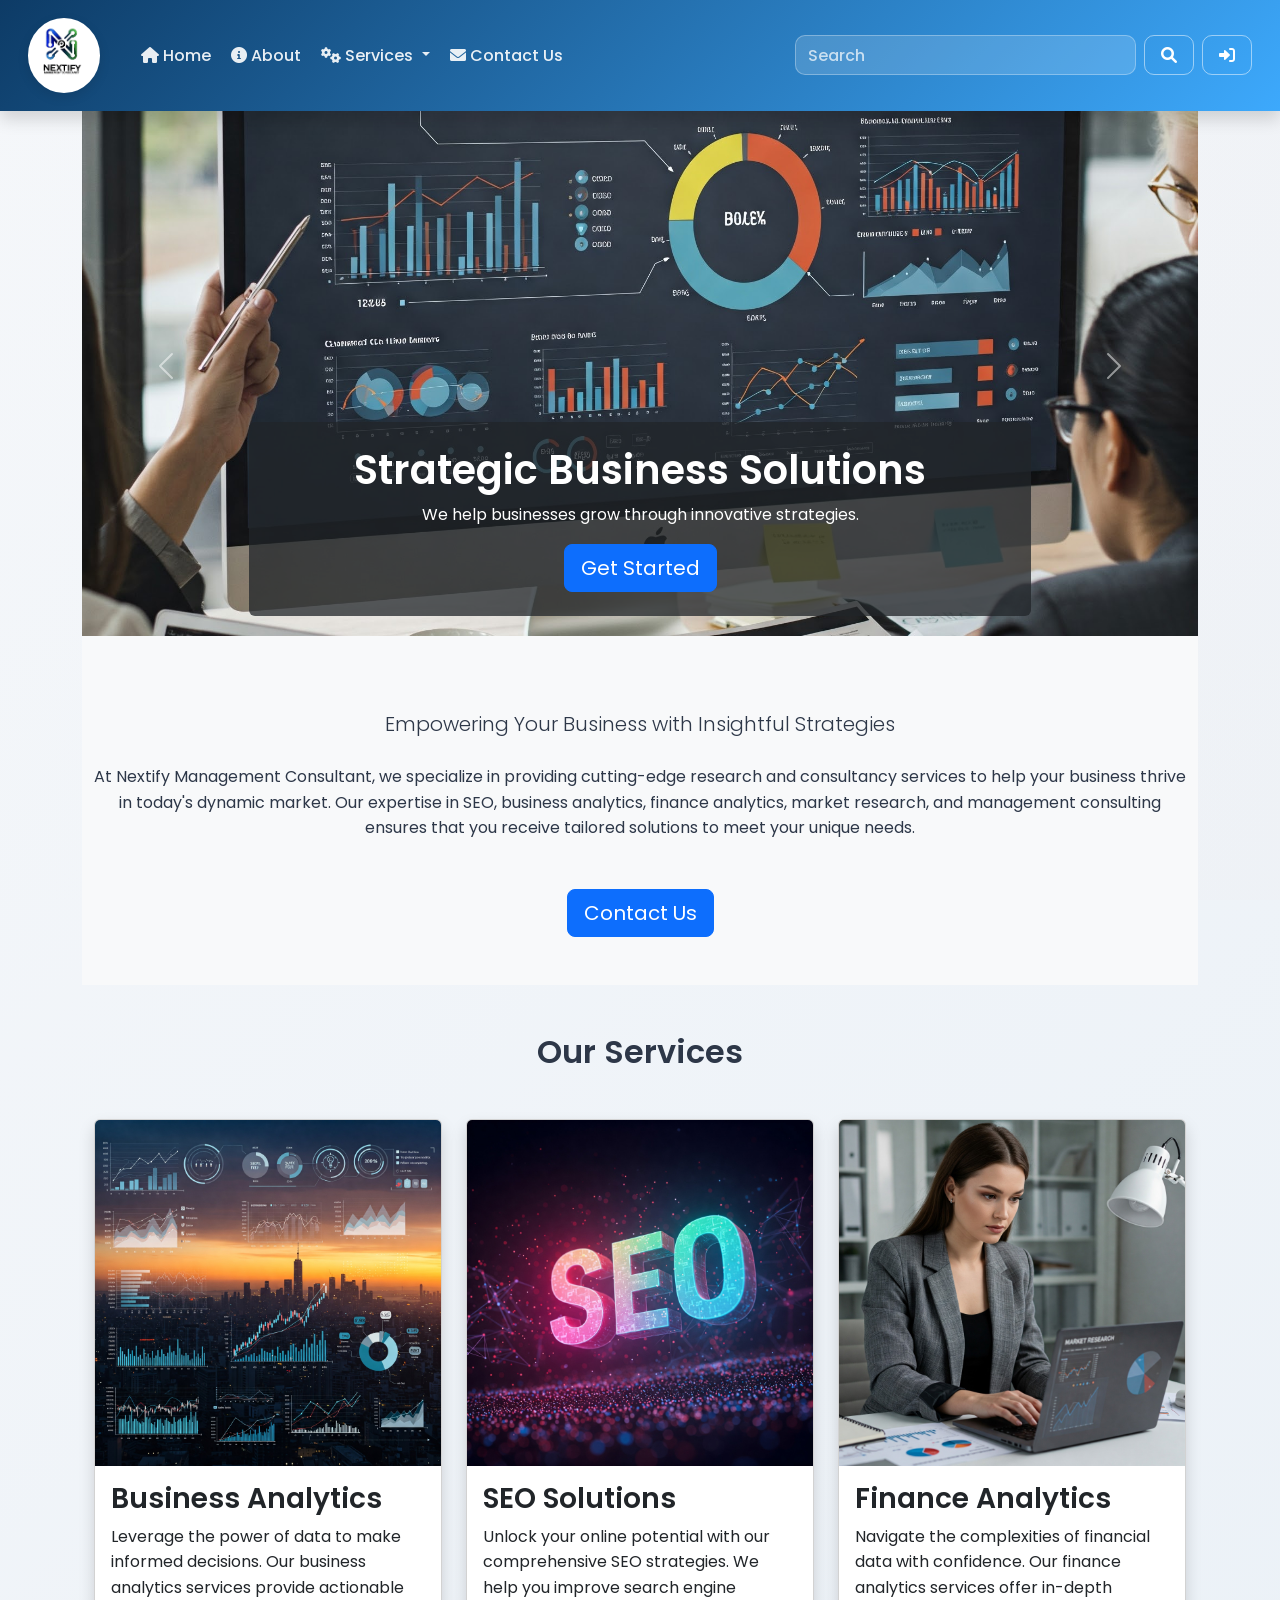
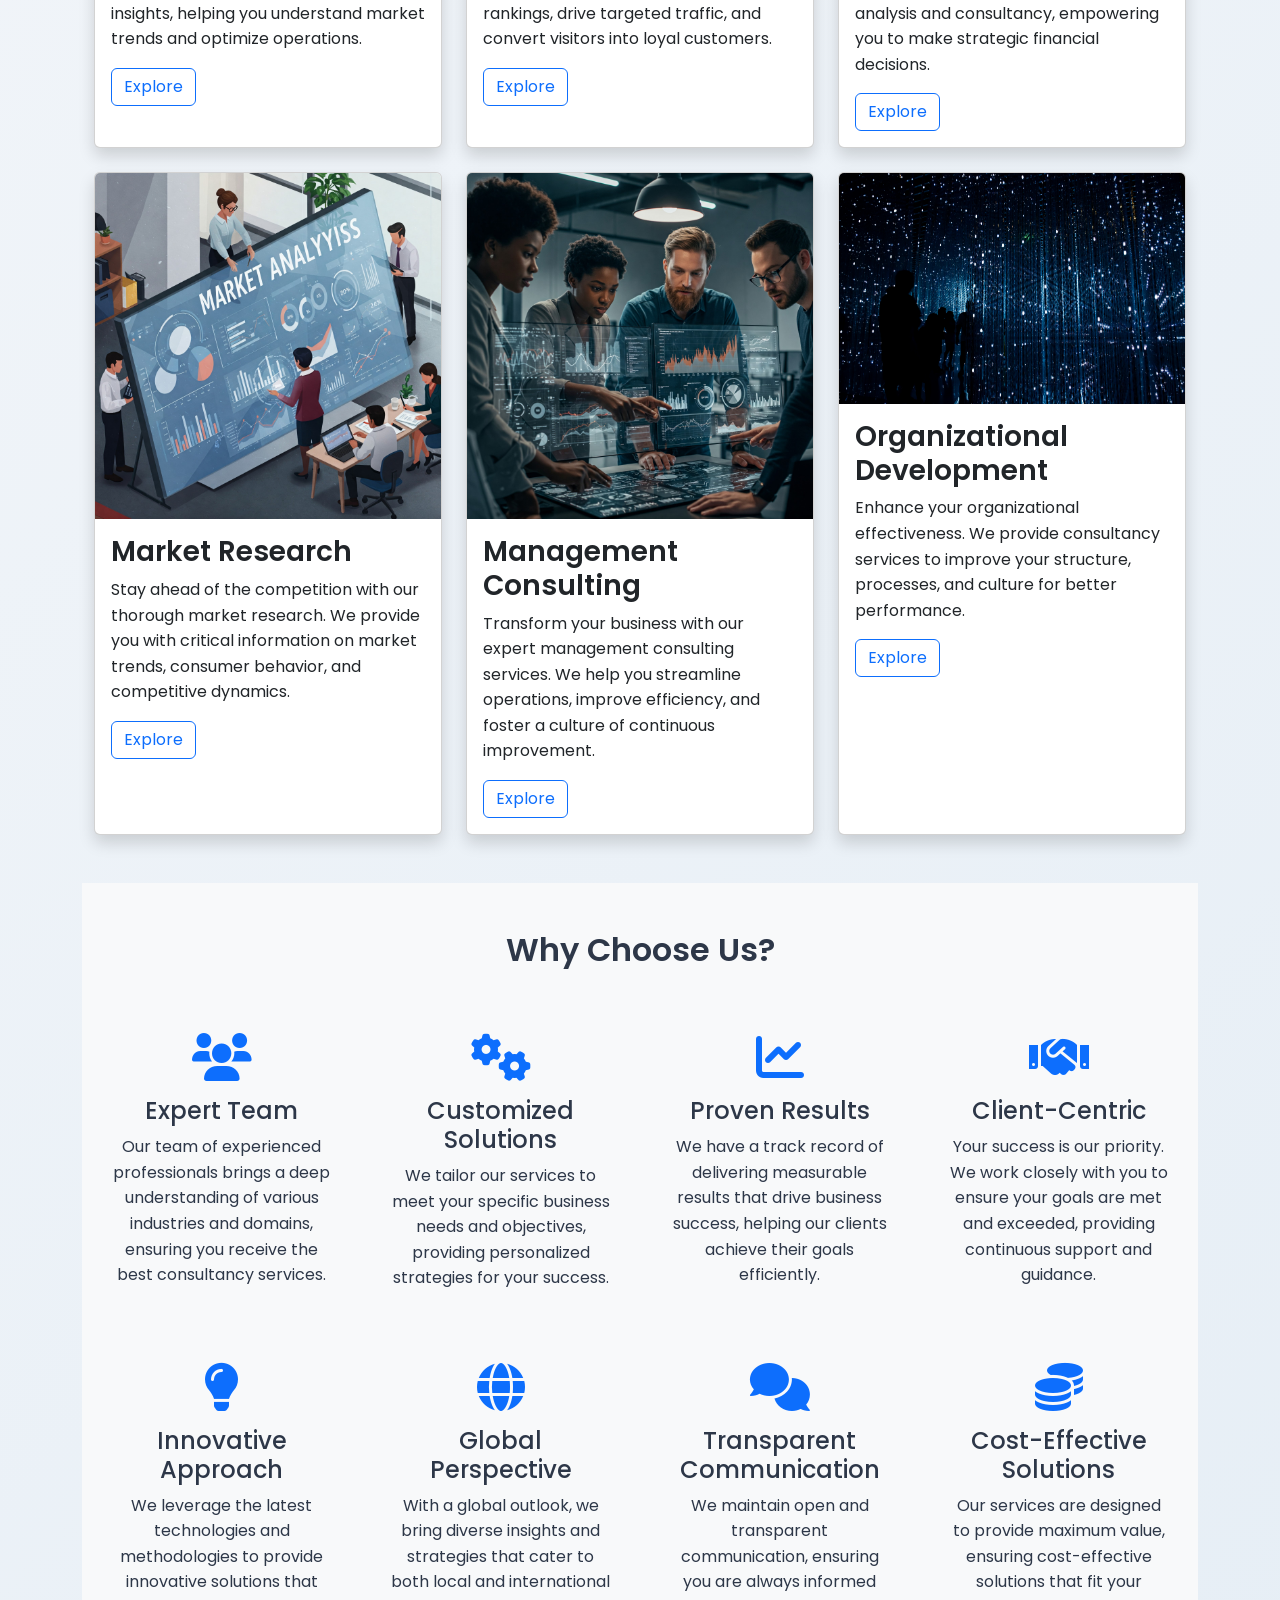
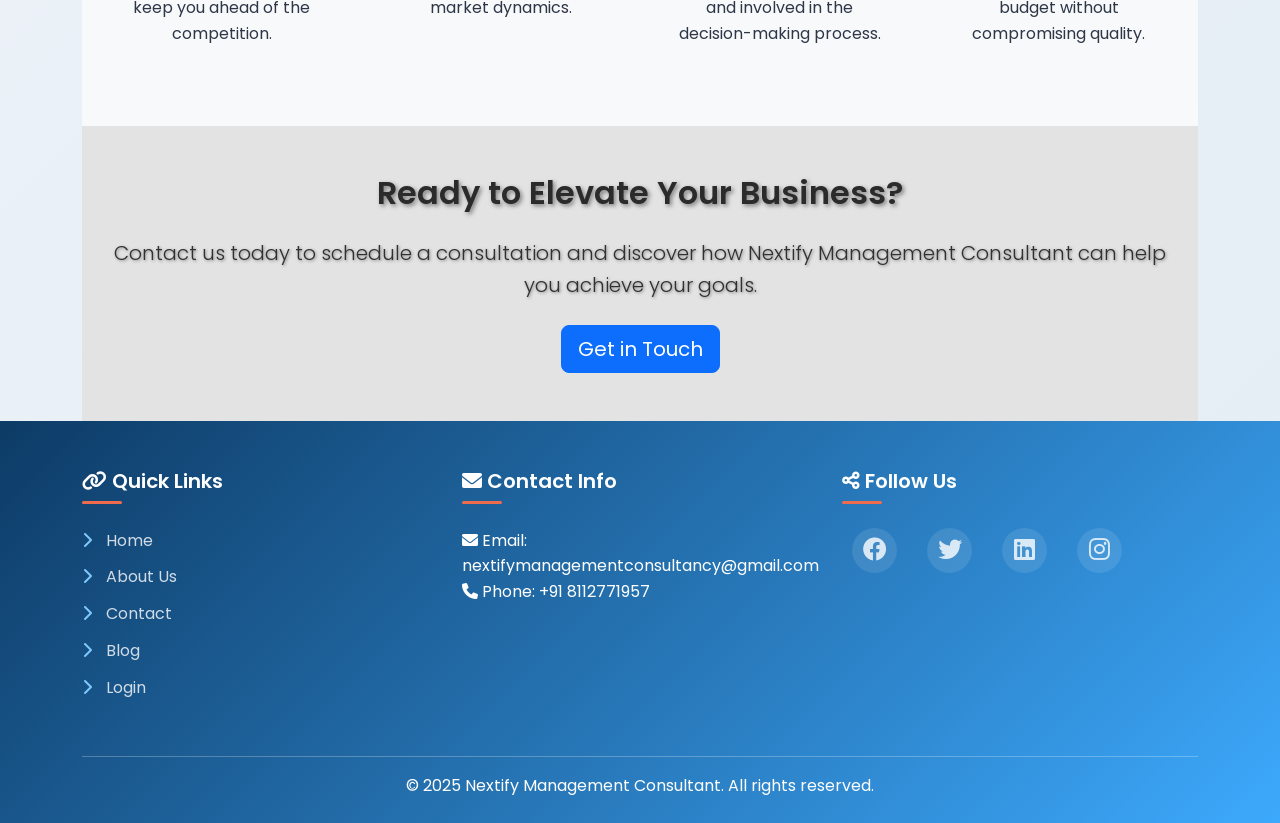
<file: index.html>
<!doctype html>
<html lang="en">
  <head>
    <meta charset="utf-8">
    <meta name="viewport" content="width=device-width, initial-scale=1">
    <title>Nextify - Your shortcut to everything</title>
    
    <!-- Bootstrap CSS -->
    <link href="https://cdn.jsdelivr.net/npm/bootstrap@5.3.3/dist/css/bootstrap.min.css" rel="stylesheet">
    
    <!-- Font Awesome Icons -->
    <link href="https://cdnjs.cloudflare.com/ajax/libs/font-awesome/6.0.0-beta3/css/all.min.css" rel="stylesheet">
    
    <!-- Google Fonts -->
    <link href="https://fonts.googleapis.com/css2?family=Poppins:wght@300;400;500;600;700&display=swap" rel="stylesheet">
    
    <!-- Custom Styles -->
    <link rel="stylesheet" href="styles.css">
    
    <style>
      :root {
        --primary-color: #0d3b66;
        --secondary-color: #ee6c4d;
        --accent-color: #3da9fc;
        --light-accent: #7fc9ff;
        --background-color: #f8fafc;
        --text-color: #2d3748;
        --light-text: #718096;
        --card-bg: #ffffff;
        --gradient-primary: linear-gradient(135deg, #0d3b66 0%, #3da9fc 100%);
        --gradient-secondary: linear-gradient(135deg, #ee6c4d 0%, #ff9e7d 100%);
        --gradient-bg: linear-gradient(135deg, #f5f7fa 0%, #e4edf5 100%);
      }

      body {
        margin: 0;
        padding: 0;
        font-family: 'Poppins', sans-serif;
        background: var(--gradient-bg);
        color: var(--text-color);
        line-height: 1.6;
        overflow-x: hidden;
      }

      .navbar {
        background: var(--gradient-primary);
        box-shadow: 0 4px 20px rgba(13, 59, 102, 0.15);
        padding: 0.8rem 1rem;
        transition: all 0.3s ease;
      }

.navbar-brand img {
        height: 75px;
        width: auto;
        border-radius: 15px;
        background: #ffffff;
        padding: 5px;
        border: 2px solid rgba(255, 255, 255, 0.9);
        box-shadow: 0 4px 12px rgba(0, 0, 0, 0.1);
        transition: all 0.3s ease;
      }

      .navbar-brand img:hover {
        transform: scale(1.05);
        box-shadow: 0 6px 16px rgba(0, 0, 0, 0.15);
      }

      .navbar-nav .nav-link {
        color: rgba(255, 255, 255, 0.9) !important;
        padding: 0.6rem 1rem;
        font-weight: 500;
        border-radius: 8px;
        margin: 0 2px;
        transition: all 0.3s ease;
      }

      .navbar-nav .nav-link:hover {
        color: white !important;
        background: rgba(255, 255, 255, 0.15);
        transform: translateY(-2px);
      }

      .dropdown-menu {
        background: var(--card-bg);
        border: none;
        border-radius: 12px;
        box-shadow: 0 10px 30px rgba(0, 0, 0, 0.1);
        padding: 0.5rem;
        margin-top: 8px;
      }

      .dropdown-item {
        color: var(--text-color) !important;
        padding: 0.7rem 1rem;
        border-radius: 8px;
        font-weight: 500;
        transition: all 0.2s ease;
      }

      .dropdown-item:hover {
        background: var(--accent-color);
        color: white !important;
        transform: translateX(5px);
      }

      .form-control {
        height: 40px;
        border-radius: 10px;
        border: 1px solid rgba(255, 255, 255, 0.3);
        background: rgba(255, 255, 255, 0.15);
        color: white;
        font-weight: 500;
        transition: all 0.3s ease;
      }

      .form-control::placeholder {
        color: rgba(255, 255, 255, 0.7);
      }

      .form-control:focus {
        background: rgba(255, 255, 255, 0.25);
        color: white;
        border-color: rgba(255, 255, 255, 0.5);
        box-shadow: 0 0 0 3px rgba(255, 255, 255, 0.2);
      }

      .btn-outline-light {
        height: 40px;
        border-radius: 10px;
        font-weight: 500;
        padding: 0.5rem 1rem;
        border: 1px solid rgba(255, 255, 255, 0.5);
        color: white;
        transition: all 0.3s ease;
      }

      .btn-outline-light:hover {
        background: var(--secondary-color);
        border-color: var(--secondary-color);
        transform: translateY(-2px);
        box-shadow: 0 5px 15px rgba(238, 108, 77, 0.3);
      }

      .footer {
        background: var(--gradient-primary);
        color: white;
        padding: 3rem 0 1.5rem;
      }

      .footer h5 {
        color: white;
        margin-bottom: 1.5rem;
        font-weight: 600;
        position: relative;
        display: inline-block;
      }

      .footer h5:after {
        content: '';
        display: block;
        width: 40px;
        height: 3px;
        background: var(--secondary-color);
        margin-top: 8px;
        border-radius: 2px;
      }

      .footer a {
        color: rgba(255, 255, 255, 0.8);
        text-decoration: none;
        transition: all 0.3s ease;
      }

      .footer a:hover {
        color: white;
        transform: translateX(5px);
      }

      .footer ul li {
        margin-bottom: 0.7rem;
      }

      .footer ul li i {
        margin-right: 10px;
        color: var(--light-accent);
      }

      .social-links a {
        display: inline-flex;
        align-items: center;
        justify-content: center;
        width: 45px;
        height: 45px;
        background: rgba(255, 255, 255, 0.1);
        border-radius: 50%;
        margin-right: 1rem;
        transition: all 0.3s ease;
      }

      .social-links a:hover {
        background: var(--secondary-color);
        transform: translateY(-5px);
      }

      .blinking-text {
        animation: blink 2s infinite;
      }

      @keyframes blink {
        0%, 100% { opacity: 1; }
        50% { opacity: 0.7; }
      }

      .analytical-pattern {
        background: linear-gradient(270deg, #0d3b66, #3da9fc, #ee6c4d, #f4f7f6);
        background-size: 800% 800%;
        opacity: 0.03;
        position: absolute;
        top: 0;
        left: 0;
        width: 100%;
        height: 100%;
        z-index: -1;
        animation: movePattern 20s ease infinite;
      }

      @keyframes movePattern {
        0% { background-position: 0% 50%; }
        50% { background-position: 100% 50%; }
        100% { background-position: 0% 50%; }
      }

@media (max-width: 768px) {
        .navbar-brand img {
          height: 75px;
        }
      }
    </style>
  </head>

  <body>
    <div class="analytical-pattern"></div>

    <header>
      <nav class="navbar navbar-expand-lg navbar-dark fixed-top shadow">
        <div class="container-fluid">
          <a class="navbar-brand" href="index.html">
<img src="images/logo.png" alt="NMC Logo" class="d-inline-block align-top" style="height: 75px; width: auto; margin-right: 15px; border-radius: 100%; background: #ffffff; padding: 4px;">
          </a>
          <button class="navbar-toggler" type="button" data-bs-toggle="collapse" data-bs-target="#navbarSupportedContent">
            <span class="navbar-toggler-icon"></span>
          </button>
          <div class="collapse navbar-collapse" id="navbarSupportedContent">
            <ul class="navbar-nav me-auto mb-2 mb-lg-0">
              <li class="nav-item">
                <a class="nav-link active" aria-current="page" href="index.html"><i class="fas fa-home"></i> Home</a>
              </li>
              <li class="nav-item">
                <a class="nav-link" href="templetes/About.html"><i class="fas fa-info-circle"></i> About</a>
              </li>
              <li class="nav-item dropdown">
                <a class="nav-link dropdown-toggle" role="button" data-bs-toggle="dropdown" aria-expanded="false">
                  <i class="fas fa-cogs"></i> Services
                </a>
                <ul class="dropdown-menu">
                  <li><a class="dropdown-item" href="templetes/businessanalytics.html"><i class="fas fa-chart-line"></i> Business Analytics</a></li>
                  <li><a class="dropdown-item" href="templetes/financeanalytics.html"><i class="fas fa-coins"></i> Finance Analytics</a></li>
                  <li><a class="dropdown-item" href="templetes/marketanalytics.html"><i class="fas fa-chart-pie"></i> Market Analytics</a></li>
                  <li><a class="dropdown-item" href="templetes/MarketResearch.html"><i class="fas fa-search-dollar"></i> Market Research</a></li>
                  <li><a class="dropdown-item" href="templetes/Seo.html"><i class="fas fa-search"></i> SEO Solutions</a></li>
                  <li><a class="dropdown-item" href="templetes/managementconsulting.html"><i class="fas fa-cogs"></i> Management Consulting</a></li>
                  <li><a class="dropdown-item" href="templetes/orgdevelopment.html"><i class="fas fa-users-cog"></i> Organizational Development</a></li>
                  <li><a class="dropdown-item" href="templetes/RiskManagement.html"><i class="fas fa-shield-alt"></i> Risk Management</a></li>
                  <li><a class="dropdown-item" href="templetes/StrategicPlanning.html"><i class="fas fa-chess"></i> Strategic Planning</a></li>
                  <li><a class="dropdown-item" href="templetes/ChangeManagement.html"><i class="fas fa-sync-alt"></i> Change Management</a></li>
                  <li><a class="dropdown-item" href="templetes/others.html"><i class="fas fa-tools"></i> Other Services</a></li>
                </ul>
              </li>
              <li class="nav-item">
                <a class="nav-link" href="templetes/ContactUs.html"><i class="fas fa-envelope"></i> Contact Us</a>
              </li>
            </ul>
            <form class="d-flex" role="search">
              <input class="form-control me-2" type="search" placeholder="Search" aria-label="Search">
              <button class="btn btn-outline-light" type="submit"><i class="fas fa-search"></i></button>
              <a class="btn btn-outline-light ms-2" href="#"><i class="fas fa-sign-in-alt"></i></a>
            </form>
          </div>
        </div>
      </nav>
    </header>

    <main class="container mt-5 pt-4">
      <div class="container-fluid p-0">
        <!-- Hero Section with Carousel -->
        <div id="carouselExampleAutoplaying" class="carousel slide mt-4" data-bs-ride="carousel" style="height: 60vh; min-height: 400px;">
          <div class="carousel-inner h-100">
            <div class="carousel-item active h-100">
              <img src="images/m2.png" class="d-block w-100 h-100" alt="Business Strategy" style="object-fit: cover;">
              <div class="carousel-caption d-none d-md-block bg-dark bg-opacity-75 p-4 rounded">
                <h1>Strategic Business Solutions</h1>
                <p>We help businesses grow through innovative strategies.</p>
                <a href="templetes/ContactUs.html" class="btn btn-primary btn-lg">Get Started</a>
              </div>
            </div>
            <div class="carousel-item h-100">
              <img src="images/pr1.png" class="d-block w-100 h-100" alt="Data Analytics" style="object-fit: cover;">
              <div class="carousel-caption d-none d-md-block bg-dark bg-opacity-75 p-4 rounded">
                <h1>Data-Driven Decisions</h1>
                <p>Unlock insights with our advanced analytics services.</p>
                <a href="templetes/businessanalytics.html" class="btn btn-primary btn-lg">Explore</a>
              </div>
            </div>
            <div class="carousel-item h-100">
              <img src="images/m1.png" class="d-block w-100 h-100" alt="Market Research" style="object-fit: cover;">
              <div class="carousel-caption d-none d-md-block bg-dark bg-opacity-75 p-4 rounded">
                <h1>Market Intelligence</h1>
                <p>Stay ahead with our comprehensive market research.</p>
                <a href="templetes/marketanalytics.html" class="btn btn-primary btn-lg">Explore</a>
              </div>
            </div>
            <div class="carousel-item h-100">
              <img src="images/ds5.png" class="d-block w-100 h-100" alt="Finance Analytics" style="object-fit: cover;">
              <div class="carousel-caption d-none d-md-block bg-dark bg-opacity-75 p-4 rounded">
                <h1>Finance Analytics</h1>
                <p>Navigate the complexities of financial data with confidence.</p>
                <a href="templetes/financeanalytics.html" class="btn btn-primary btn-lg">Discover</a>
              </div>
            </div>
            <div class="carousel-item h-100">
              <img src="images/pr3.png" class="d-block w-100 h-100" alt="Management Consulting" style="object-fit: cover;">
              <div class="carousel-caption d-none d-md-block bg-dark bg-opacity-75 p-4 rounded">
                <h1>Management Consulting</h1>
                <p>Transform your business with our expert consulting services.</p>
                <a href="templetes/managementconsulting.html" class="btn btn-primary btn-lg">Learn More</a>
              </div>
            </div>
            <div class="carousel-item h-100">
              <img src="images/seo1.png" class="d-block w-100 h-100" alt="SEO Solutions" style="object-fit: cover;">
              <div class="carousel-caption d-none d-md-block bg-dark bg-opacity-75 p-4 rounded">
                <h1>SEO Solutions</h1>
                <p>Unlock your online potential with our comprehensive SEO strategies.</p>
                <a href="templetes/Seo.html" class="btn btn-primary btn-lg">Explore</a>
              </div>
            </div>
          </div>
          <button class="carousel-control-prev" type="button" data-bs-target="#carouselExampleAutoplaying" data-bs-slide="prev">
            <span class="carousel-control-prev-icon" aria-hidden="true"></span>
            <span class="visually-hidden">Previous</span>
          </button>
          <button class="carousel-control-next" type="button" data-bs-target="#carouselExampleAutoplaying" data-bs-slide="next">
            <span class="carousel-control-next-icon" aria-hidden="true"></span>
            <span class="visually-hidden">Next</span>
          </button>
        </div>

        <!-- Introduction Section -->
        <section class="py-5 bg-light">
          <div class="container text-center">
            <h1 class="display-1 mb-4"></h1>
            <p class="lead mb-4">Empowering Your Business with Insightful Strategies</p>
            <p class="mb-5">At Nextify Management Consultant, we specialize in providing cutting-edge research and consultancy services to help your business thrive in today's dynamic market. Our expertise in SEO, business analytics, finance analytics, market research, and management consulting ensures that you receive tailored solutions to meet your unique needs.</p>
            <a href="templetes/ContactUs.html" class="btn btn-primary btn-lg">Contact Us</a>
          </div>
        </section>

        <!-- Services Section -->
        <section class="py-5">
          <div class="container">
            <h2 class="text-center mb-5">Our Services</h2>
            <div class="row g-4">
              <!-- Business Analytics -->
              <div class="col-md-4">
                <div class="card h-100 shadow">
                  <img src="images/ds3.png" class="card-img-top" alt="Business Analytics">
                  <div class="card-body">
                    <h3 class="card-title">Business Analytics</h3>
                    <p class="card-text">Leverage the power of data to make informed decisions. Our business analytics services provide actionable insights, helping you understand market trends and optimize operations.</p>
                    <a href="templetes/businessanalytics.html" class="btn btn-outline-primary">Explore</a>
                  </div>
                </div>
              </div>
              <!-- SEO Solutions -->
              <div class="col-md-4">
                <div class="card h-100 shadow">
                  <img src="images/seo1.png" class="card-img-top" alt="SEO Solutions">
                  <div class="card-body">
                    <h3 class="card-title">SEO Solutions</h3>
                    <p class="card-text">Unlock your online potential with our comprehensive SEO strategies. We help you improve search engine rankings, drive targeted traffic, and convert visitors into loyal customers.</p>
                    <a href="templetes/Seo.html" class="btn btn-outline-primary">Explore</a>
                  </div>
                </div>
              </div>
              <!-- Finance Analytics -->
              <div class="col-md-4">
                <div class="card h-100 shadow">
                  <img src="images/dv1.png" class="card-img-top" alt="Finance Analytics">
                  <div class="card-body">
                    <h3 class="card-title">Finance Analytics</h3>
                    <p class="card-text">Navigate the complexities of financial data with confidence. Our finance analytics services offer in-depth analysis and consultancy, empowering you to make strategic financial decisions.</p>
                    <a href="templetes/financeanalytics.html" class="btn btn-outline-primary">Explore</a>
                  </div>
                </div>
              </div>
              <!-- Market Research -->
              <div class="col-md-4">
                <div class="card h-100 shadow">
                  <img src="images/m1.png" class="card-img-top" alt="Market Research">
                  <div class="card-body">
                    <h3 class="card-title">Market Research</h3>
                    <p class="card-text">Stay ahead of the competition with our thorough market research. We provide you with critical information on market trends, consumer behavior, and competitive dynamics.</p>
                    <a href="templetes/marketanalytics.html" class="btn btn-outline-primary">Explore</a>
                  </div>
                </div>
              </div>
              <!-- Management Consulting -->
              <div class="col-md-4">
                <div class="card h-100 shadow">
                  <img src="images/pr2.png" class="card-img-top" alt="Management Consulting">
                  <div class="card-body">
                    <h3 class="card-title">Management Consulting</h3>
                    <p class="card-text">Transform your business with our expert management consulting services. We help you streamline operations, improve efficiency, and foster a culture of continuous improvement.</p>
                    <a href="templetes/managementconsulting.html" class="btn btn-outline-primary">Explore</a>
                  </div>
                </div>
              </div>
              <!-- Organizational Development -->
              <div class="col-md-4">
                <div class="card h-100 shadow">
                  <img src="images/5.png" class="card-img-top" alt="Organizational Development">
                  <div class="card-body">
                    <h3 class="card-title">Organizational Development</h3>
                    <p class="card-text">Enhance your organizational effectiveness. We provide consultancy services to improve your structure, processes, and culture for better performance.</p>
                    <a href="templetes/orgdevelopment.html" class="btn btn-outline-primary">Explore</a>
                  </div>
                </div>
              </div>
            </div>
          </div>
        </section>

        <!-- Why Choose Us Section -->
        <section class="py-5 bg-light">
          <div class="container">
            <h2 class="text-center mb-5">Why Choose Us?</h2>
            <div class="row g-4">
              <div class="col-md-3">
                <div class="text-center p-3">
                  <i class="fas fa-users fa-3x mb-3 text-primary"></i>
                  <h4>Expert Team</h4>
                  <p>Our team of experienced professionals brings a deep understanding of various industries and domains, ensuring you receive the best consultancy services.</p>
                </div>
              </div>
              <div class="col-md-3">
                <div class="text-center p-3">
                  <i class="fas fa-cogs fa-3x mb-3 text-primary"></i>
                  <h4>Customized Solutions</h4>
                  <p>We tailor our services to meet your specific business needs and objectives, providing personalized strategies for your success.</p>
                </div>
              </div>
              <div class="col-md-3">
                <div class="text-center p-3">
                  <i class="fas fa-chart-line fa-3x mb-3 text-primary"></i>
                  <h4>Proven Results</h4>
                  <p>We have a track record of delivering measurable results that drive business success, helping our clients achieve their goals efficiently.</p>
                </div>
              </div>
              <div class="col-md-3">
                <div class="text-center p-3">
                  <i class="fas fa-handshake fa-3x mb-3 text-primary"></i>
                  <h4>Client-Centric</h4>
                  <p>Your success is our priority. We work closely with you to ensure your goals are met and exceeded, providing continuous support and guidance.</p>
                </div>
              </div>
              <div class="col-md-3">
                <div class="text-center p-3">
                  <i class="fas fa-lightbulb fa-3x mb-3 text-primary"></i>
                  <h4>Innovative Approach</h4>
                  <p>We leverage the latest technologies and methodologies to provide innovative solutions that keep you ahead of the competition.</p>
                </div>
              </div>
              <div class="col-md-3">
                <div class="text-center p-3">
                  <i class="fas fa-globe fa-3x mb-3 text-primary"></i>
                  <h4>Global Perspective</h4>
                  <p>With a global outlook, we bring diverse insights and strategies that cater to both local and international market dynamics.</p>
                </div>
              </div>
              <div class="col-md-3">
                <div class="text-center p-3">
                  <i class="fas fa-comments fa-3x mb-3 text-primary"></i>
                  <h4>Transparent Communication</h4>
                  <p>We maintain open and transparent communication, ensuring you are always informed and involved in the decision-making process.</p>
                </div>
              </div>
              <div class="col-md-3">
                <div class="text-center p-3">
                  <i class="fas fa-coins fa-3x mb-3 text-primary"></i>
                  <h4>Cost-Effective Solutions</h4>
                  <p>Our services are designed to provide maximum value, ensuring cost-effective solutions that fit your budget without compromising quality.</p>
                </div>
              </div>
            </div>
          </div>
        </section>

        <!-- Call to Action Section -->
        <section class="py-5 text-white position-relative" style="background-image: url('images/6.png'); background-size: cover;">
          <div class="position-absolute top-0 start-0 w-100 h-100" style="background-color: rgb(228, 227, 227);"></div>
          <div class="container text-center position-relative z-index-1">
            <h2 class="mb-4" style="color:rgb(44, 43, 43); text-shadow: 2px 2px 4px rgba(27, 27, 27, 0.5);">Ready to Elevate Your Business?</h2>
            <p class="lead mb-4" style="color:rgb(49, 48, 48); text-shadow: 1px 1px 3px rgba(41, 40, 40, 0.5);">Contact us today to schedule a consultation and discover how Nextify Management Consultant can help you achieve your goals.</p>
            <a href="templetes/ContactUs.html" class="btn btn-primary btn-lg">Get in Touch</a>
          </div>
        </section>
      </div>
    </main>

    <footer class="footer">
      <div class="container">
        <div class="row">
          <div class="col-md-4 mb-4">
            <h5><i class="fas fa-link"></i> Quick Links</h5>
            <ul class="list-unstyled">
              <li><a href="index.html"><i class="fas fa-chevron-right"></i> Home</a></li>
              <li><a href="templetes/About.html"><i class="fas fa-chevron-right"></i> About Us</a></li>
              <li><a href="templetes/ContactUs.html"><i class="fas fa-chevron-right"></i> Contact</a></li>
              <li><a href="#"><i class="fas fa-chevron-right"></i> Blog</a></li>
              <li><a href="#"><i class="fas fa-chevron-right"></i> Login</a></li>
            </ul>
          </div>
          <div class="col-md-4 mb-4">
            <h5><i class="fas fa-envelope"></i> Contact Info</h5>
            <p><i class="fas fa-envelope"></i> Email: nextifymanagementconsultancy@gmail.com<br><i class="fas fa-phone"></i> Phone: +91 8112771957</p>
          </div>
          <div class="col-md-4 mb-4">
            <h5><i class="fas fa-share-alt"></i> Follow Us</h5>
            <div class="social-links">
              <a href="#"><i class="fab fa-facebook fa-lg"></i></a>
              <a href="#"><i class="fab fa-twitter fa-lg"></i></a>
              <a href="https://www.linkedin.com/company/nextify-management-consultant/"><i class="fab fa-linkedin fa-lg"></i></a>
              <a href="#"><i class="fab fa-instagram fa-lg"></i></a>
            </div>
          </div>
        </div>
        <hr class="bg-light">
        <p class="mb-0 text-center blinking-text">&copy; 2025 Nextify Management Consultant. All rights reserved.</p>
      </div>
    </footer>

    <script src="https://cdn.jsdelivr.net/npm/bootstrap@5.3.3/dist/js/bootstrap.bundle.min.js"></script>
  </body>
</html>
</file>
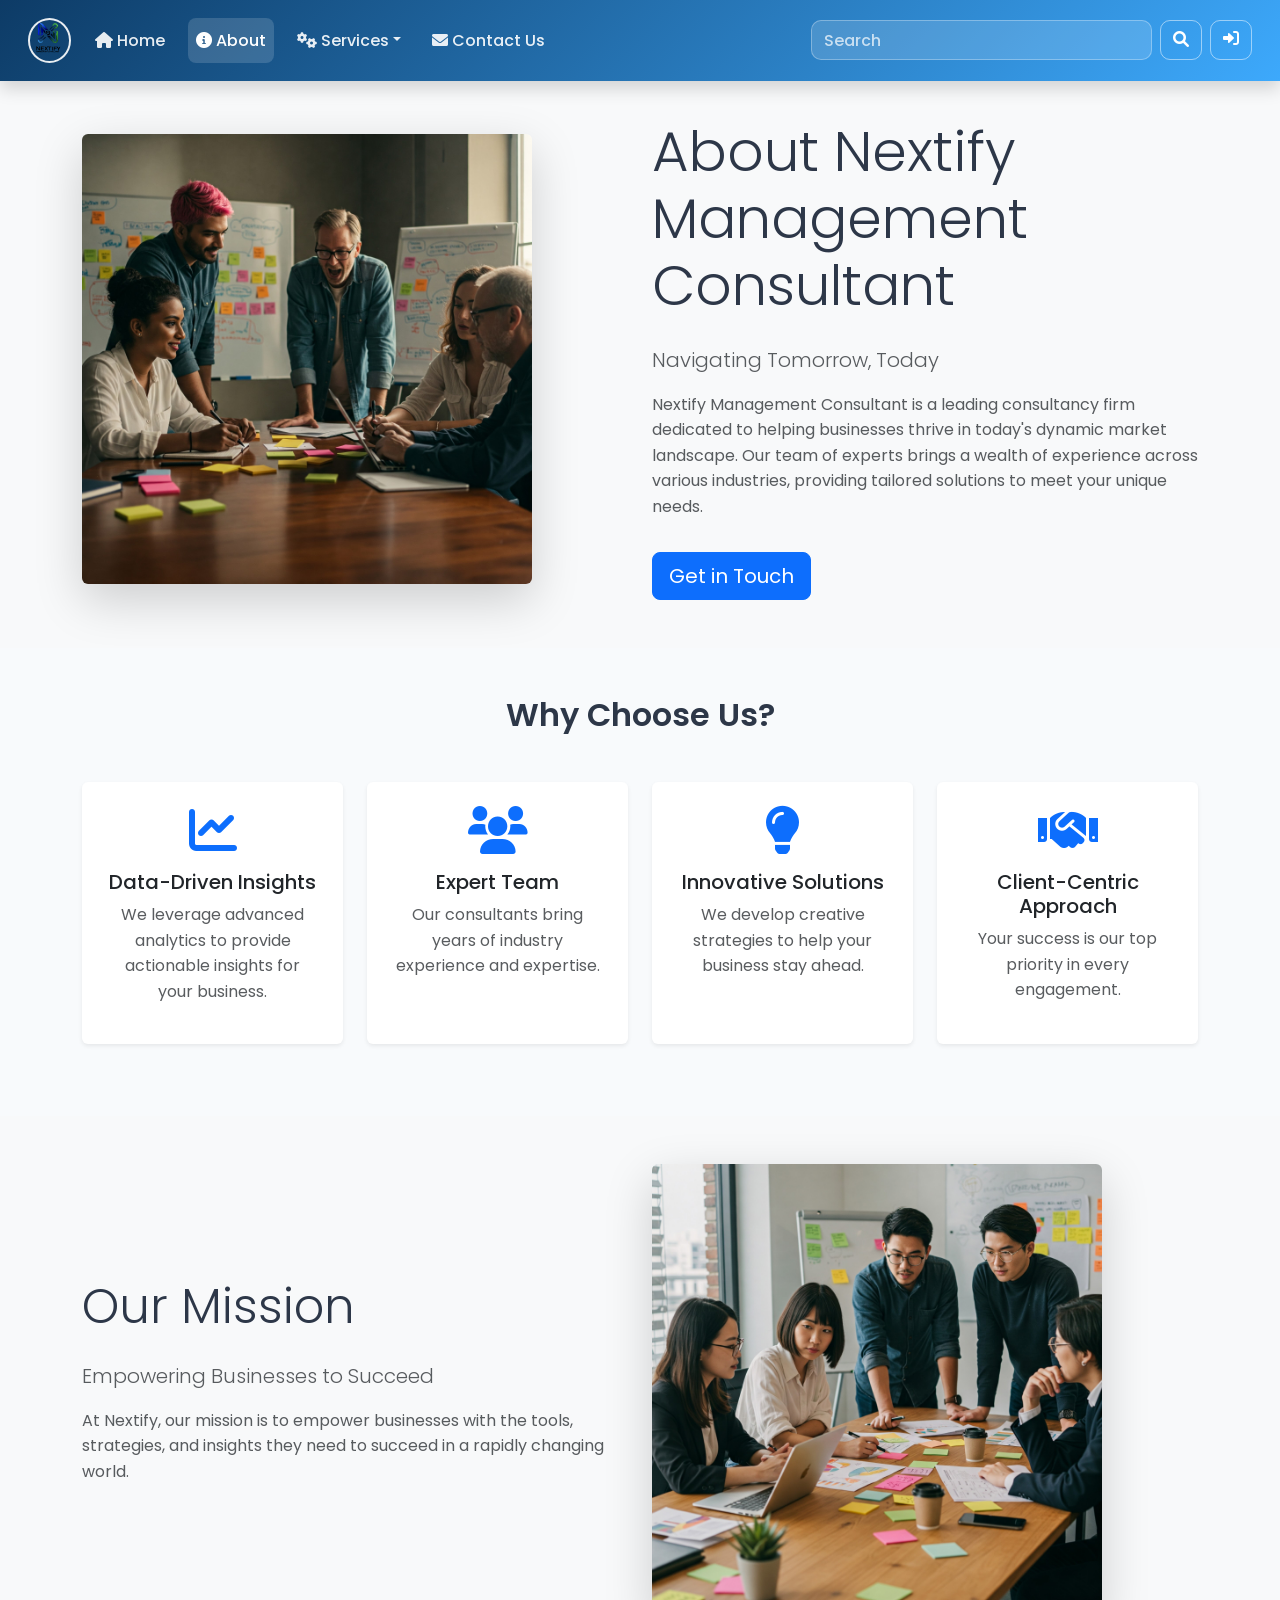
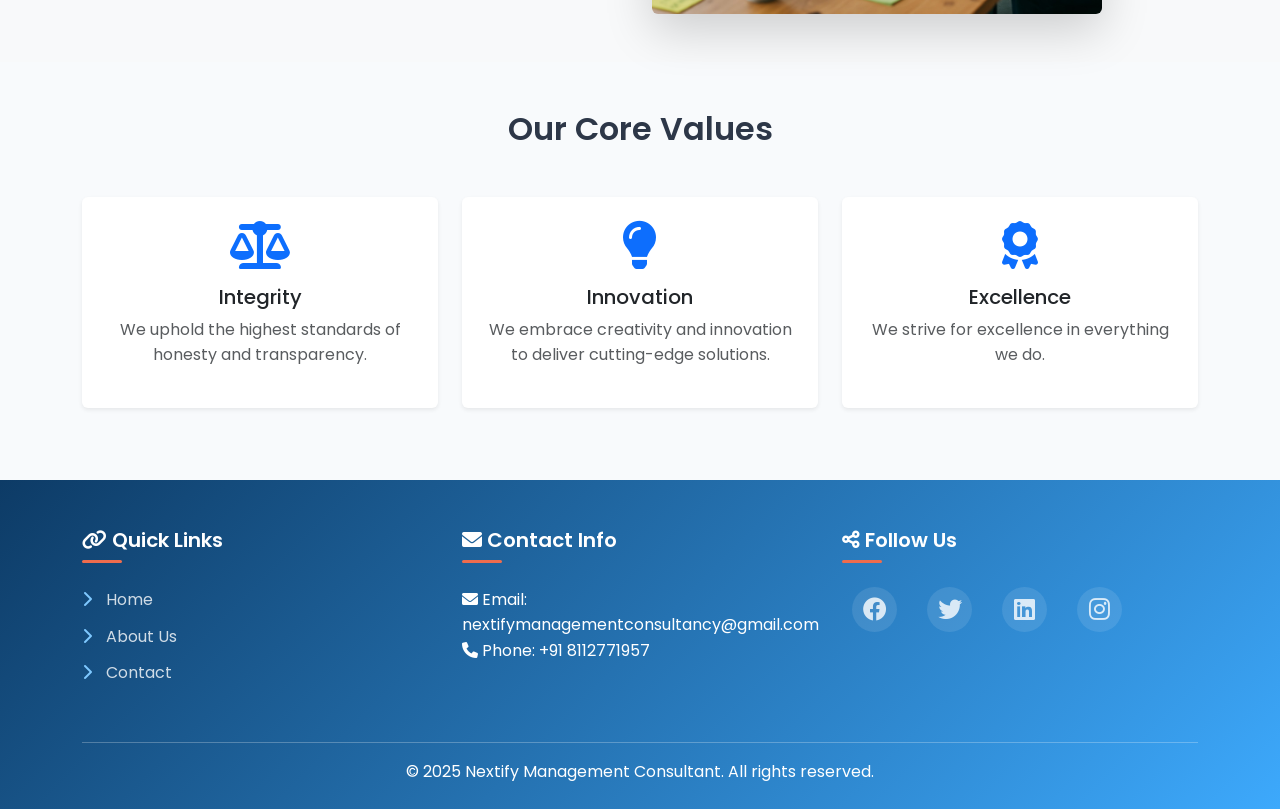
<file: templetes/About.html>
<!doctype html>
<html lang="en">
  <head>
    <meta charset="utf-8">
    <meta name="viewport" content="width=device-width, initial-scale=1">
    <title>About Us - Nextify Management Consultant</title>
    <link href="https://cdn.jsdelivr.net/npm/bootstrap@5.3.3/dist/css/bootstrap.min.css" rel="stylesheet">
    <link href="https://cdnjs.cloudflare.com/ajax/libs/font-awesome/6.0.0-beta3/css/all.min.css" rel="stylesheet">
    <link href="https://fonts.googleapis.com/css2?family=Poppins:wght@300;400;500;600;700&display=swap" rel="stylesheet">
    <link rel="stylesheet" href="../styles.css">
    <style>
      :root { --primary-color: #0d3b66; --secondary-color: #ee6c4d; --accent-color: #3da9fc; --light-accent: #7fc9ff; --text-color: #2d3748; --gradient-primary: linear-gradient(135deg, #0d3b66 0%, #3da9fc 100%); }
      body { margin:0; padding:0; font-family:'Poppins',sans-serif; background:#f8fafc; color:var(--text-color); line-height:1.6; }
      .navbar { background:var(--gradient-primary); box-shadow:0 4px 20px rgba(13,59,102,0.15); padding:0.8rem 1rem; }
      .navbar-brand img { height:45px; width:auto; border-radius:12px; border:2px solid rgba(255,255,255,0.9); }
      .navbar-nav .nav-link { color:rgba(255,255,255,0.9)!important; padding:0.6rem 1rem; font-weight:500; border-radius:8px; transition:all 0.3s ease; }
      .navbar-nav .nav-link:hover, .navbar-nav .nav-link.active { color:white!important; background:rgba(255,255,255,0.15); }
      .dropdown-menu { background:#fff; border:none; border-radius:12px; box-shadow:0 10px 30px rgba(0,0,0,0.1); padding:0.5rem; }
      .dropdown-item { color:var(--text-color)!important; padding:0.7rem 1rem; border-radius:8px; font-weight:500; transition:all 0.2s ease; }
      .dropdown-item:hover { background:var(--accent-color); color:white!important; transform:translateX(5px); }
      .footer { background:var(--gradient-primary); color:white; padding:3rem 0 1.5rem; }
      .footer h5 { color:white; margin-bottom:1.5rem; font-weight:600; display:inline-block; }
      .footer h5:after { content:''; display:block; width:40px; height:3px; background:var(--secondary-color); margin-top:8px; border-radius:2px; }
      .footer a { color:rgba(255,255,255,0.8); text-decoration:none; }
      .footer a:hover { color:white; }
      .footer ul li { margin-bottom:0.7rem; }
      .footer ul li i { margin-right:10px; color:var(--light-accent); }
      .social-links a { display:inline-flex; align-items:center; justify-content:center; width:45px; height:45px; background:rgba(255,255,255,0.1); border-radius:50%; margin-right:1rem; transition:all 0.3s ease; }
      .social-links a:hover { background:var(--secondary-color); transform:translateY(-5px); }
      .blinking-text { animation:blink 2s infinite; }
      @keyframes blink { 0%,100%{opacity:1} 50%{opacity:0.7} }
      .btn-outline-light { height:40px; border-radius:10px; font-weight:500; border:1px solid rgba(255,255,255,0.5); color:white; }
      .btn-outline-light:hover { background:var(--secondary-color); border-color:var(--secondary-color); }
      .form-control { height:40px; border-radius:10px; border:1px solid rgba(255,255,255,0.3); background:rgba(255,255,255,0.15); color:white; font-weight:500; }
      .form-control::placeholder { color:rgba(255,255,255,0.7); }
    </style>
  </head>
  <body>
    <header>
      <nav class="navbar navbar-expand-lg navbar-dark fixed-top shadow">
        <div class="container-fluid">
          <a class="navbar-brand" href="../index.html"><img src="../images/logo.png" alt="NMC Logo" style="height:45px; border-radius:100%;"></a>
          <button class="navbar-toggler" type="button" data-bs-toggle="collapse" data-bs-target="#navbarSupportedContent"><span class="navbar-toggler-icon"></span></button>
          <div class="collapse navbar-collapse" id="navbarSupportedContent">
            <ul class="navbar-nav me-auto mb-2 mb-lg-0">
              <li class="nav-item"><a class="nav-link" href="../index.html"><i class="fas fa-home"></i> Home</a></li>
              <li class="nav-item"><a class="nav-link active" href="About.html"><i class="fas fa-info-circle"></i> About</a></li>
              <li class="nav-item dropdown">
                <a class="nav-link dropdown-toggle" data-bs-toggle="dropdown"><i class="fas fa-cogs"></i> Services</a>
                <ul class="dropdown-menu">
                  <li><a class="dropdown-item" href="businessanalytics.html"> Business Analytics</a></li>
                  <li><a class="dropdown-item" href="financeanalytics.html"> Finance Analytics</a></li>
                  <li><a class="dropdown-item" href="marketanalytics.html"> Market Analytics</a></li>
                  <li><a class="dropdown-item" href="MarketResearch.html"> Market Research</a></li>
                  <li><a class="dropdown-item" href="Seo.html"> SEO Solutions</a></li>
                  <li><a class="dropdown-item" href="managementconsulting.html"> Management Consulting</a></li>
                  <li><a class="dropdown-item" href="orgdevelopment.html"> Organizational Development</a></li>
                  <li><a class="dropdown-item" href="RiskManagement.html"> Risk Management</a></li>
                  <li><a class="dropdown-item" href="StrategicPlanning.html"> Strategic Planning</a></li>
                  <li><a class="dropdown-item" href="ChangeManagement.html"> Change Management</a></li>
                  <li><a class="dropdown-item" href="others.html"> Other Services</a></li>
                </ul>
              </li>
              <li class="nav-item"><a class="nav-link" href="ContactUs.html"><i class="fas fa-envelope"></i> Contact Us</a></li>
            </ul>
            <form class="d-flex">
              <input class="form-control me-2" type="search" placeholder="Search">
              <button class="btn btn-outline-light" type="submit"><i class="fas fa-search"></i></button>
              <a class="btn btn-outline-light ms-2" href="#"><i class="fas fa-sign-in-alt"></i></a>
            </form>
          </div>
        </div>
      </nav>
    </header>
    <main>
      <!-- About Section -->
      <section class="py-5 bg-light" style="margin-top:70px;">
        <div class="container">
          <div class="row align-items-center">
            <div class="col-md-6">
              <img src="../images/pr5.png" alt="About Us" class="img-fluid rounded shadow-lg" style="height:50vh; object-fit:cover;">
            </div>
            <div class="col-md-6">
              <h1 class="display-4 mb-4">About Nextify Management Consultant</h1>
              <p class="lead text-muted">Navigating Tomorrow, Today</p>
              <p class="text-muted">Nextify Management Consultant is a leading consultancy firm dedicated to helping businesses thrive in today's dynamic market landscape. Our team of experts brings a wealth of experience across various industries, providing tailored solutions to meet your unique needs.</p>
              <a href="ContactUs.html" class="btn btn-primary btn-lg mt-3">Get in Touch</a>
            </div>
          </div>
        </div>
      </section>
      <!-- Why Choose Us -->
      <section class="py-5">
        <div class="container">
          <h2 class="text-center mb-5">Why Choose Us?</h2>
          <div class="row">
            <div class="col-md-3 text-center mb-4">
              <div class="card h-100 p-4 shadow-sm border-0">
                <i class="fas fa-chart-line fa-3x text-primary mb-3"></i>
                <h5>Data-Driven Insights</h5>
                <p class="text-muted">We leverage advanced analytics to provide actionable insights for your business.</p>
              </div>
            </div>
            <div class="col-md-3 text-center mb-4">
              <div class="card h-100 p-4 shadow-sm border-0">
                <i class="fas fa-users fa-3x text-primary mb-3"></i>
                <h5>Expert Team</h5>
                <p class="text-muted">Our consultants bring years of industry experience and expertise.</p>
              </div>
            </div>
            <div class="col-md-3 text-center mb-4">
              <div class="card h-100 p-4 shadow-sm border-0">
                <i class="fas fa-lightbulb fa-3x text-primary mb-3"></i>
                <h5>Innovative Solutions</h5>
                <p class="text-muted">We develop creative strategies to help your business stay ahead.</p>
              </div>
            </div>
            <div class="col-md-3 text-center mb-4">
              <div class="card h-100 p-4 shadow-sm border-0">
                <i class="fas fa-handshake fa-3x text-primary mb-3"></i>
                <h5>Client-Centric Approach</h5>
                <p class="text-muted">Your success is our top priority in every engagement.</p>
              </div>
            </div>
          </div>
        </div>
      </section>
      <!-- Our Mission -->
      <section class="py-5 bg-light">
        <div class="container">
          <div class="row align-items-center">
            <div class="col-md-6">
              <h2 class="display-5 mb-4">Our Mission</h2>
              <p class="lead text-muted">Empowering Businesses to Succeed</p>
              <p class="text-muted">At Nextify, our mission is to empower businesses with the tools, strategies, and insights they need to succeed in a rapidly changing world.</p>
            </div>
            <div class="col-md-6">
              <img src="../images/pr4.png" alt="Our Mission" class="img-fluid rounded shadow-lg" style="height:50vh; object-fit:cover;">
            </div>
          </div>
        </div>
      </section>
      <!-- Core Values -->
      <section class="py-5">
        <div class="container">
          <h2 class="text-center mb-5">Our Core Values</h2>
          <div class="row">
            <div class="col-md-4 text-center mb-4">
              <div class="card h-100 p-4 shadow-sm border-0">
                <i class="fas fa-balance-scale fa-3x text-primary mb-3"></i>
                <h5>Integrity</h5>
                <p class="text-muted">We uphold the highest standards of honesty and transparency.</p>
              </div>
            </div>
            <div class="col-md-4 text-center mb-4">
              <div class="card h-100 p-4 shadow-sm border-0">
                <i class="fas fa-lightbulb fa-3x text-primary mb-3"></i>
                <h5>Innovation</h5>
                <p class="text-muted">We embrace creativity and innovation to deliver cutting-edge solutions.</p>
              </div>
            </div>
            <div class="col-md-4 text-center mb-4">
              <div class="card h-100 p-4 shadow-sm border-0">
                <i class="fas fa-award fa-3x text-primary mb-3"></i>
                <h5>Excellence</h5>
                <p class="text-muted">We strive for excellence in everything we do.</p>
              </div>
            </div>
          </div>
        </div>
      </section>
    </main>
    <footer class="footer">
      <div class="container">
        <div class="row">
          <div class="col-md-4 mb-4">
            <h5><i class="fas fa-link"></i> Quick Links</h5>
            <ul class="list-unstyled">
              <li><a href="../index.html"><i class="fas fa-chevron-right"></i> Home</a></li>
              <li><a href="About.html"><i class="fas fa-chevron-right"></i> About Us</a></li>
              <li><a href="ContactUs.html"><i class="fas fa-chevron-right"></i> Contact</a></li>
            </ul>
          </div>
          <div class="col-md-4 mb-4">
            <h5><i class="fas fa-envelope"></i> Contact Info</h5>
            <p><i class="fas fa-envelope"></i> Email: nextifymanagementconsultancy@gmail.com<br><i class="fas fa-phone"></i> Phone: +91 8112771957</p>
          </div>
          <div class="col-md-4 mb-4">
            <h5><i class="fas fa-share-alt"></i> Follow Us</h5>
            <div class="social-links">
              <a href="#"><i class="fab fa-facebook fa-lg"></i></a>
              <a href="#"><i class="fab fa-twitter fa-lg"></i></a>
              <a href="#"><i class="fab fa-linkedin fa-lg"></i></a>
              <a href="#"><i class="fab fa-instagram fa-lg"></i></a>
            </div>
          </div>
        </div>
        <hr class="bg-light">
        <p class="mb-0 text-center blinking-text">&copy; 2025 Nextify Management Consultant. All rights reserved.</p>
      </div>
    </footer>
    <script src="https://cdn.jsdelivr.net/npm/bootstrap@5.3.3/dist/js/bootstrap.bundle.min.js"></script>
  </body>
</html>
</file>
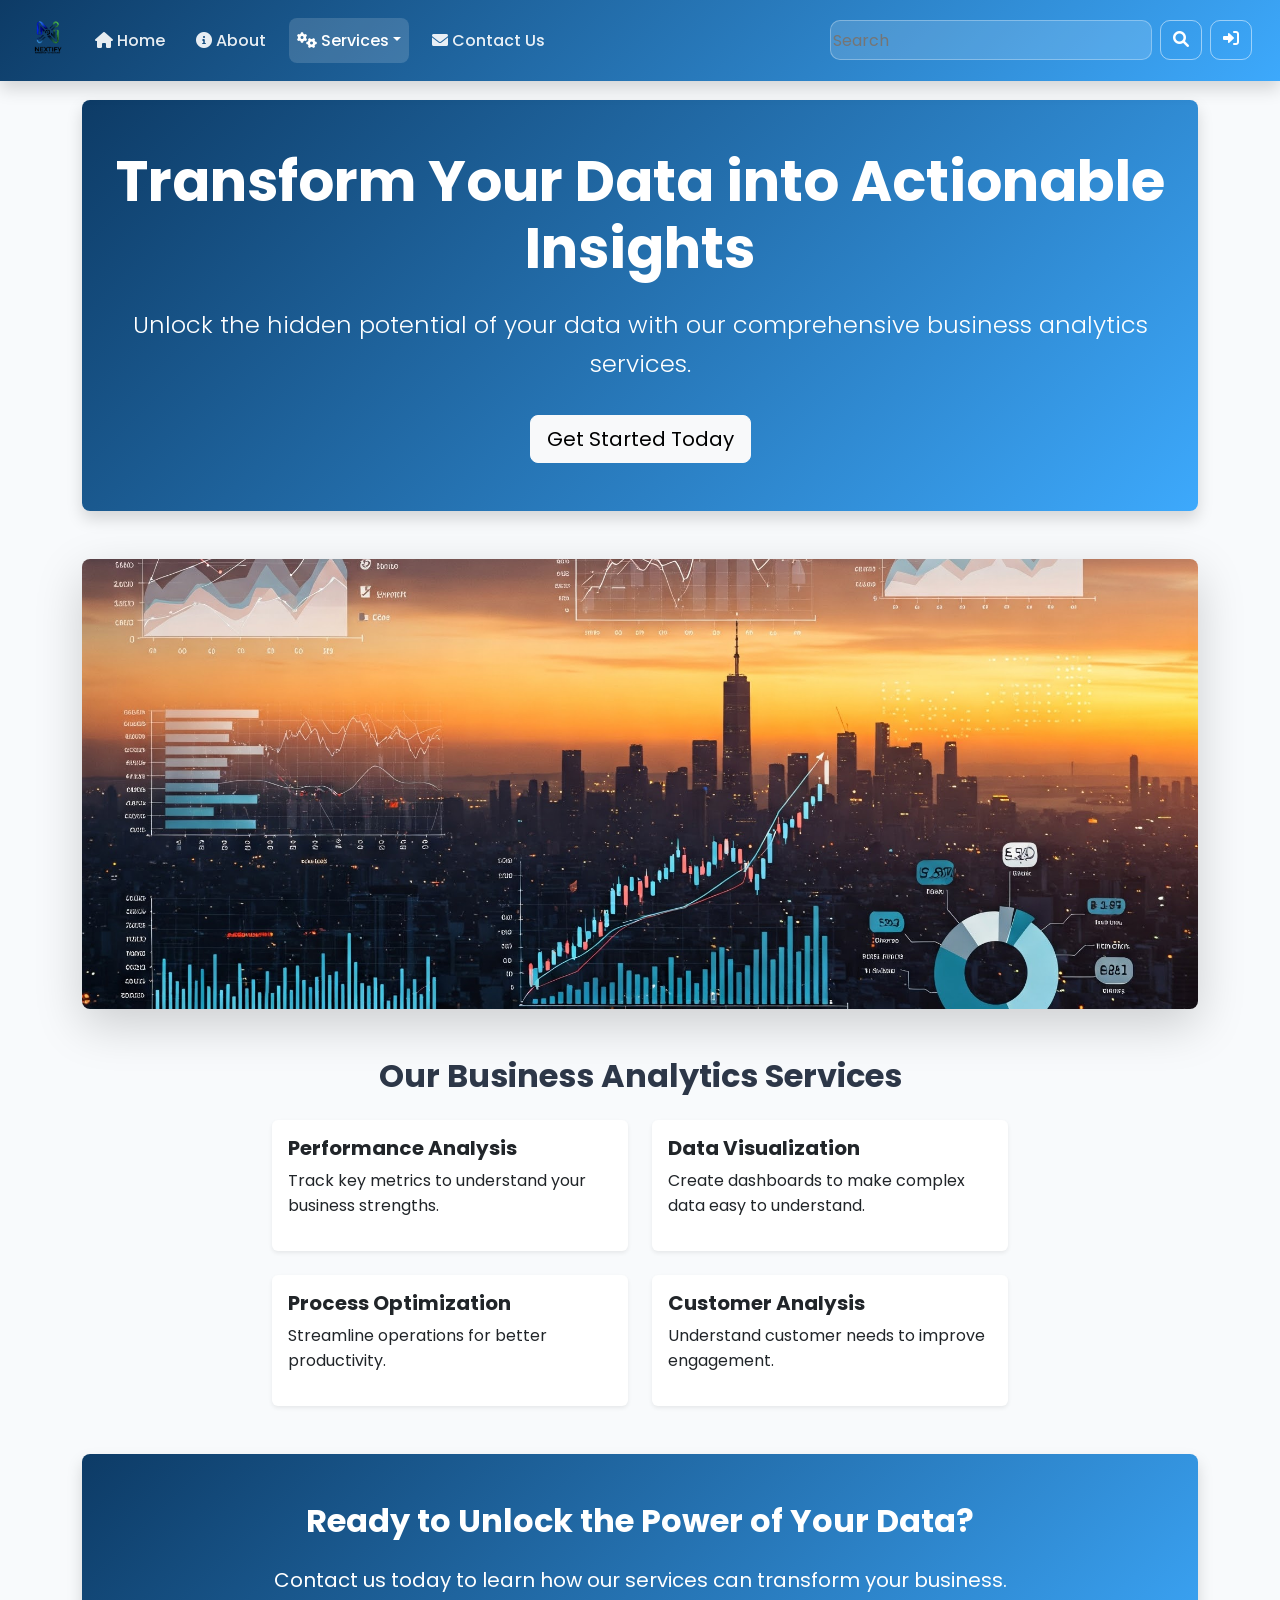
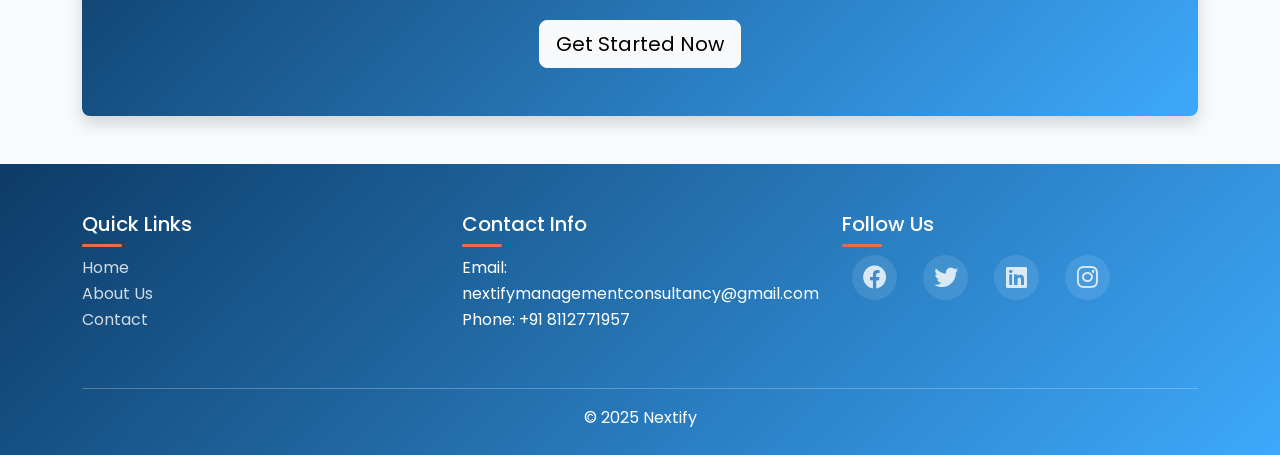
<file: templetes/businessanalytics.html>
<!doctype html>
<html lang="en">
  <head>
    <meta charset="utf-8">
    <meta name="viewport" content="width=device-width, initial-scale=1">
    <title>Business Analytics - Nextify</title>
    <link href="https://cdn.jsdelivr.net/npm/bootstrap@5.3.3/dist/css/bootstrap.min.css" rel="stylesheet">
    <link href="https://cdnjs.cloudflare.com/ajax/libs/font-awesome/6.0.0-beta3/css/all.min.css" rel="stylesheet">
    <link href="https://fonts.googleapis.com/css2?family=Poppins:wght@300;400;500;600;700&display=swap" rel="stylesheet">
    <link rel="stylesheet" href="../styles.css">
    <style>
      :root{--primary:#0d3b66;--secondary:#ee6c4d;--accent:#3da9fc;--text:#2d3748;--grad:linear-gradient(135deg,#0d3b66 0%,#3da9fc 100%)}
      body{margin:0;font-family:'Poppins',sans-serif;background:#f8fafc;color:var(--text)}
      .navbar{background:var(--grad);padding:.8rem 1rem}
      .navbar-brand img{height:45px;border-radius:100%}
      .navbar-nav .nav-link{color:rgba(255,255,255,.9)!important;padding:.6rem 1rem;font-weight:500;border-radius:8px}
      .navbar-nav .nav-link:hover,.navbar-nav .nav-link.active{color:#fff!important;background:rgba(255,255,255,.15)}
      .dropdown-menu{background:#fff;border:none;border-radius:12px;padding:.5rem}
      .dropdown-item{color:var(--text)!important;padding:.7rem 1rem;border-radius:8px}
      .dropdown-item:hover{background:var(--accent);color:#fff!important}
      .bg-grad{background:var(--grad)}
      .footer{background:var(--grad);color:#fff;padding:3rem 0 1.5rem}
      .footer h5{color:#fff}.footer h5:after{content:'';display:block;width:40px;height:3px;background:var(--secondary);margin-top:8px;border-radius:2px}
      .footer a{color:rgba(255,255,255,.8);text-decoration:none}
      .social-links a{display:inline-flex;align-items:center;justify-content:center;width:45px;height:45px;background:rgba(255,255,255,.1);border-radius:50%;margin-right:1rem}
      .social-links a:hover{background:var(--secondary)}
      .blink{animation:blink 2s infinite}@keyframes blink{0%,100%{opacity:1}50%{opacity:.7}}
      .btn-ol{height:40px;border-radius:10px;border:1px solid rgba(255,255,255,.5);color:#fff}
      .form-c{height:40px;border-radius:10px;border:1px solid rgba(255,255,255,.3);background:rgba(255,255,255,.15);color:#fff}
    </style>
  </head>
  <body>
    <header>
      <nav class="navbar navbar-expand-lg navbar-dark fixed-top shadow">
        <div class="container-fluid">
          <a class="navbar-brand" href="../index.html"><img src="../images/logo.png" alt="NMC" style="height:45px"></a>
          <button class="navbar-toggler" data-bs-toggle="collapse" data-bs-target="#nav"><span class="navbar-toggler-icon"></span></button>
          <div class="collapse navbar-collapse" id="nav">
            <ul class="navbar-nav me-auto mb-2 mb-lg-0">
              <li class="nav-item"><a class="nav-link" href="../index.html"><i class="fas fa-home"></i> Home</a></li>
              <li class="nav-item"><a class="nav-link" href="About.html"><i class="fas fa-info-circle"></i> About</a></li>
              <li class="nav-item dropdown">
                <a class="nav-link dropdown-toggle active" data-bs-toggle="dropdown"><i class="fas fa-cogs"></i> Services</a>
                <ul class="dropdown-menu">
                  <li><a class="dropdown-item" href="businessanalytics.html"> Business Analytics</a></li>
                  <li><a class="dropdown-item" href="financeanalytics.html"> Finance Analytics</a></li>
                  <li><a class="dropdown-item" href="marketanalytics.html"> Market Analytics</a></li>
                  <li><a class="dropdown-item" href="MarketResearch.html"> Market Research</a></li>
                  <li><a class="dropdown-item" href="Seo.html"> SEO Solutions</a></li>
                  <li><a class="dropdown-item" href="managementconsulting.html"> Management Consulting</a></li>
                  <li><a class="dropdown-item" href="orgdevelopment.html"> Organizational Development</a></li>
                  <li><a class="dropdown-item" href="RiskManagement.html"> Risk Management</a></li>
                  <li><a class="dropdown-item" href="StrategicPlanning.html"> Strategic Planning</a></li>
                  <li><a class="dropdown-item" href="ChangeManagement.html"> Change Management</a></li>
                  <li><a class="dropdown-item" href="others.html"> Other Services</a></li>
                </ul>
              </li>
              <li class="nav-item"><a class="nav-link" href="ContactUs.html"><i class="fas fa-envelope"></i> Contact Us</a></li>
            </ul>
            <form class="d-flex">
              <input class="form-c me-2" type="search" placeholder="Search">
              <button class="btn btn-ol" type="submit"><i class="fas fa-search"></i></button>
              <a class="btn btn-ol ms-2" href="#"><i class="fas fa-sign-in-alt"></i></a>
            </form>
          </div>
        </div>
      </nav>
    </header>
    <main>
      <div class="container my-5" style="margin-top:100px!important">
        <div class="text-center mb-5 py-5 bg-grad text-white rounded-3 shadow">
          <h1 class="display-4 fw-bold mb-4">Transform Your Data into Actionable Insights</h1>
          <p class="lead fs-4">Unlock the hidden potential of your data with our comprehensive business analytics services.</p>
          <a href="ContactUs.html" class="btn btn-light btn-lg mt-3">Get Started Today</a>
        </div>
        <div class="mb-5"><img src="../images/ds3.png" alt="BA" class="img-fluid rounded-3 shadow-lg" style="height:50vh;width:100%;object-fit:cover"></div>
        <div class="row mb-5 g-4"><div class="col-lg-8 mx-auto">
          <h2 class="fw-bold mb-4 text-center">Our Business Analytics Services</h2>
          <div class="row g-4">
            <div class="col-md-6"><div class="card h-100 shadow-sm border-0"><div class="card-body"><h5 class="fw-bold">Performance Analysis</h5><p>Track key metrics to understand your business strengths.</p></div></div></div>
            <div class="col-md-6"><div class="card h-100 shadow-sm border-0"><div class="card-body"><h5 class="fw-bold">Data Visualization</h5><p>Create dashboards to make complex data easy to understand.</p></div></div></div>
            <div class="col-md-6"><div class="card h-100 shadow-sm border-0"><div class="card-body"><h5 class="fw-bold">Process Optimization</h5><p>Streamline operations for better productivity.</p></div></div></div>
            <div class="col-md-6"><div class="card h-100 shadow-sm border-0"><div class="card-body"><h5 class="fw-bold">Customer Analysis</h5><p>Understand customer needs to improve engagement.</p></div></div></div>
          </div>
        </div></div>
        <div class="text-center py-5 bg-grad text-white rounded-3 shadow">
          <h2 class="fw-bold mb-4">Ready to Unlock the Power of Your Data?</h2>
          <p class="fs-5 mb-4">Contact us today to learn how our services can transform your business.</p>
          <a href="ContactUs.html" class="btn btn-light btn-lg">Get Started Now</a>
        </div>
      </div>
    </main>
    <footer class="footer"><div class="container"><div class="row">
      <div class="col-md-4 mb-4"><h5>Quick Links</h5><ul class="list-unstyled"><li><a href="../index.html"> Home</a></li><li><a href="About.html"> About Us</a></li><li><a href="ContactUs.html"> Contact</a></li></ul></div>
      <div class="col-md-4 mb-4"><h5>Contact Info</h5><p>Email: nextifymanagementconsultancy@gmail.com<br>Phone: +91 8112771957</p></div>
      <div class="col-md-4 mb-4"><h5>Follow Us</h5><div class="social-links"><a href="#"><i class="fab fa-facebook fa-lg"></i></a><a href="#"><i class="fab fa-twitter fa-lg"></i></a><a href="#"><i class="fab fa-linkedin fa-lg"></i></a><a href="#"><i class="fab fa-instagram fa-lg"></i></a></div></div>
    </div><hr class="bg-light"><p class="mb-0 text-center blink">&copy; 2025 Nextify</p></div></footer>
    <script src="https://cdn.jsdelivr.net/npm/bootstrap@5.3.3/dist/js/bootstrap.bundle.min.js"></script>
  </body>
</html>
</file>
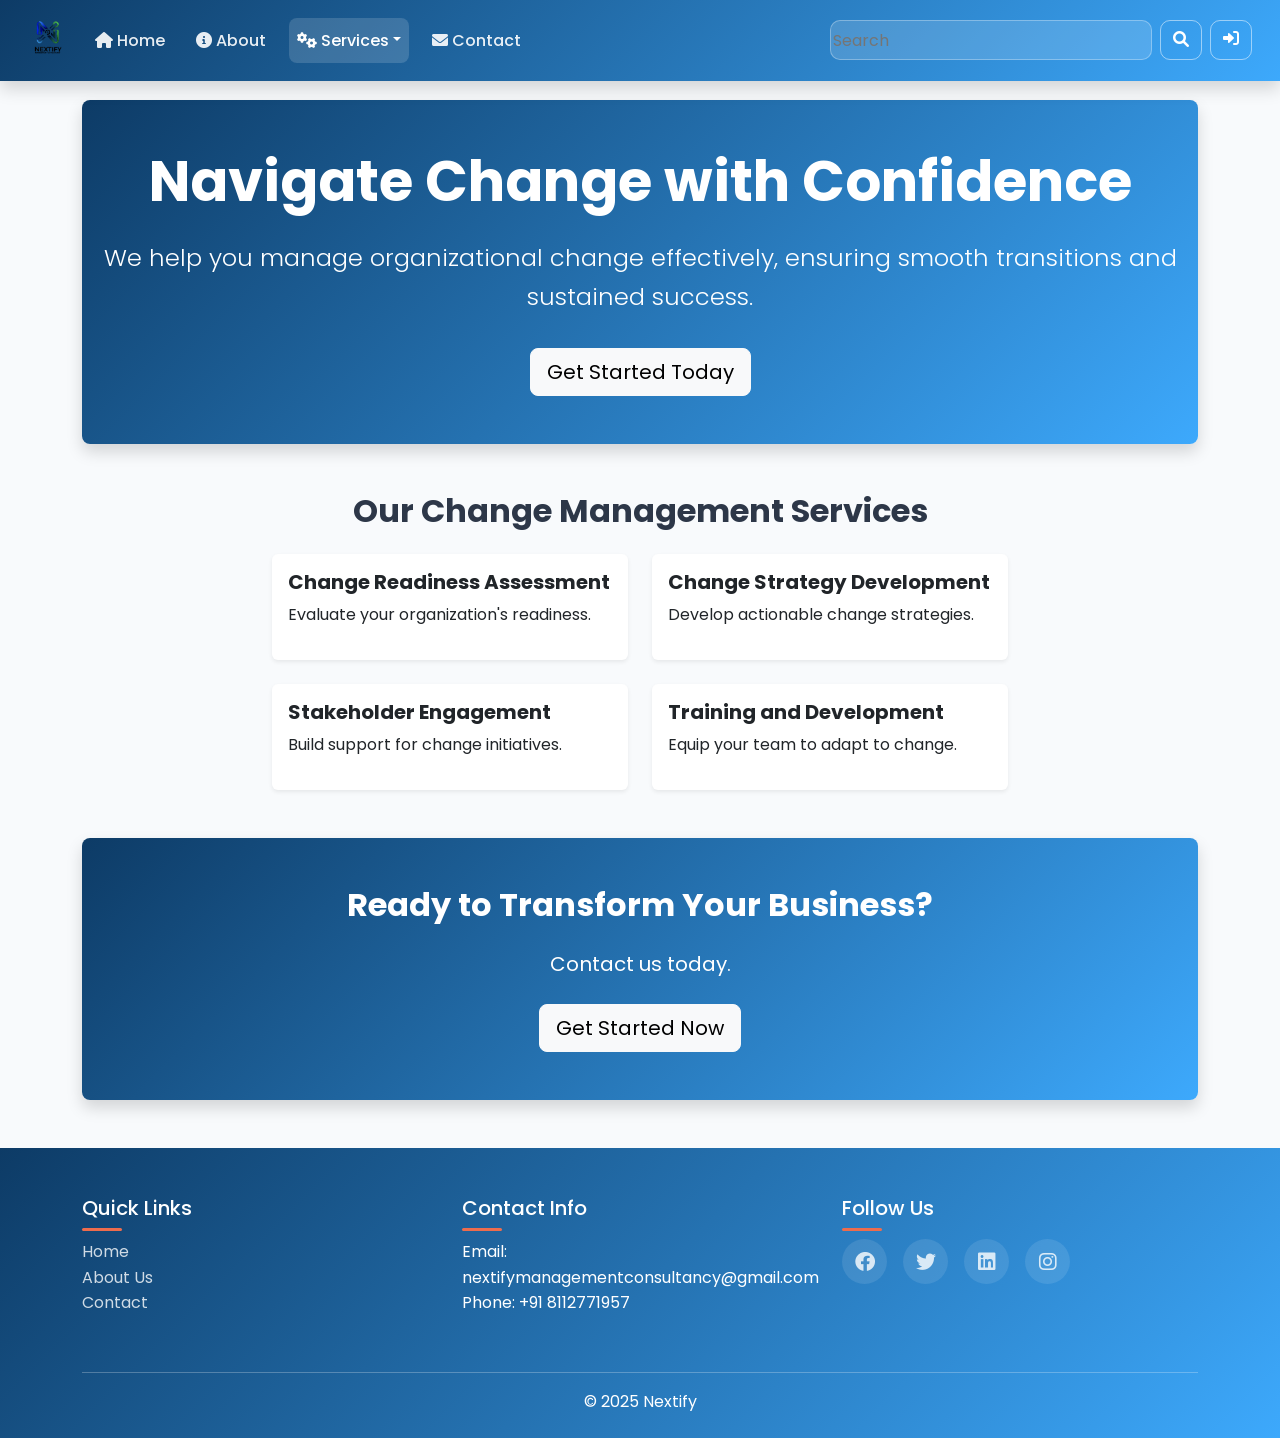
<file: templetes/ChangeManagement.html>
<!doctype html>
<html lang="en"><head><meta charset="utf-8"><meta name="viewport" content="width=device-width,initial-scale=1"><title>Change Management - Nextify</title>
<link href="https://cdn.jsdelivr.net/npm/bootstrap@5.3.3/dist/css/bootstrap.min.css" rel="stylesheet">
<link href="https://cdnjs.cloudflare.com/ajax/libs/font-awesome/6.0.0-beta3/css/all.min.css" rel="stylesheet">
<link href="https://fonts.googleapis.com/css2?family=Poppins:wght@300;400;500;600;700&display=swap" rel="stylesheet">
<link rel="stylesheet" href="../styles.css">
<style>:root{--p:#0d3b66;--s:#ee6c4d;--a:#3da9fc;--t:#2d3748;--g:linear-gradient(135deg,#0d3b66 0%,#3da9fc 100%)}
body{margin:0;font-family:Poppins,sans-serif;background:#f8fafc;color:var(--t)}
.nb{background:var(--g);padding:.8rem 1rem}.nb img{height:45px;border-radius:100%}
.nb .nl{color:rgba(255,255,255,.9)!important;padding:.6rem 1rem;font-weight:500;border-radius:8px}
.nb .nl:hover,.nb .nl.on{color:#fff!important;background:rgba(255,255,255,.15)}
.dm{background:#fff;border:none;border-radius:12px;padding:.5rem}
.dm a{color:var(--t)!important;padding:.7rem 1rem;border-radius:8px}
.dm a:hover{background:var(--a);color:#fff!important}
.bg{background:var(--g)}.ft{background:var(--g);color:#fff;padding:3rem 0 1.5rem}
.ft h5{color:#fff}.ft h5:after{content:'';display:block;width:40px;height:3px;background:var(--s);margin-top:8px;border-radius:2px}
.ft a{color:rgba(255,255,255,.8);text-decoration:none}
.sl a{display:inline-flex;align-items:center;justify-content:center;width:45px;height:45px;background:rgba(255,255,255,.1);border-radius:50%;margin-right:1rem}
.sl a:hover{background:var(--s)}.bk{animation:blink 2s infinite}
@keyframes blink{0%,100%{opacity:1}50%{opacity:.7}}
.bo{height:40px;border-radius:10px;border:1px solid rgba(255,255,255,.5);color:#fff}
.fc{height:40px;border-radius:10px;border:1px solid rgba(255,255,255,.3);background:rgba(255,255,255,.15);color:#fff}
</style></head><body>
<header><nav class="nb navbar navbar-expand-lg navbar-dark fixed-top shadow"><div class="container-fluid">
<a class="navbar-brand" href="../index.html"><img src="../images/logo.png" alt="NMC"></a>
<button class="navbar-toggler" data-bs-toggle="collapse" data-bs-target="#n"><span class="navbar-toggler-icon"></span></button>
<div class="collapse navbar-collapse" id="n"><ul class="navbar-nav me-auto mb-2 mb-lg-0">
<li class="nav-item"><a class="nav-link nl" href="../index.html"><i class="fas fa-home"></i> Home</a></li>
<li class="nav-item"><a class="nav-link nl" href="About.html"><i class="fas fa-info-circle"></i> About</a></li>
<li class="nav-item dropdown">
<a class="nav-link nl dropdown-toggle on" data-bs-toggle="dropdown"><i class="fas fa-cogs"></i> Services</a>
<ul class="dropdown-menu dm">
<li><a class="dropdown-item" href="businessanalytics.html"> Business Analytics</a></li>
<li><a class="dropdown-item" href="financeanalytics.html"> Finance Analytics</a></li>
<li><a class="dropdown-item" href="marketanalytics.html"> Market Analytics</a></li>
<li><a class="dropdown-item" href="MarketResearch.html"> Market Research</a></li>
<li><a class="dropdown-item" href="Seo.html"> SEO Solutions</a></li>
<li><a class="dropdown-item" href="managementconsulting.html"> Management Consulting</a></li>
<li><a class="dropdown-item" href="orgdevelopment.html"> Org Development</a></li>
<li><a class="dropdown-item" href="RiskManagement.html"> Risk Management</a></li>
<li><a class="dropdown-item" href="StrategicPlanning.html"> Strategic Planning</a></li>
<li><a class="dropdown-item" href="ChangeManagement.html"> Change Management</a></li>
<li><a class="dropdown-item" href="others.html"> Other Services</a></li>
</ul></li>
<li class="nav-item"><a class="nav-link nl" href="ContactUs.html"><i class="fas fa-envelope"></i> Contact</a></li>
</ul><form class="d-flex"><input class="fc me-2" type="search" placeholder="Search">
<button class="btn bo" type="submit"><i class="fas fa-search"></i></button>
<a class="btn bo ms-2" href="#"><i class="fas fa-sign-in-alt"></i></a></form></div></div></nav></header>
<main><div class="container my-5" style="margin-top:100px!important">
<div class="text-center mb-5 py-5 bg text-white rounded-3 shadow">
<h1 class="display-4 fw-bold mb-4">Navigate Change with Confidence</h1>
<p class="lead fs-4">We help you manage organizational change effectively, ensuring smooth transitions and sustained success.</p>
<a href="ContactUs.html" class="btn btn-light btn-lg mt-3">Get Started Today</a></div>
<div class="row mb-5 g-4"><div class="col-lg-8 mx-auto">
<h2 class="fw-bold mb-4 text-center">Our Change Management Services</h2>
<div class="row g-4">
<div class="col-md-6"><div class="card h-100 shadow-sm border-0"><div class="card-body"><h5 class="fw-bold">Change Readiness Assessment</h5><p>Evaluate your organization's readiness.</p></div></div></div>
<div class="col-md-6"><div class="card h-100 shadow-sm border-0"><div class="card-body"><h5 class="fw-bold">Change Strategy Development</h5><p>Develop actionable change strategies.</p></div></div></div>
<div class="col-md-6"><div class="card h-100 shadow-sm border-0"><div class="card-body"><h5 class="fw-bold">Stakeholder Engagement</h5><p>Build support for change initiatives.</p></div></div></div>
<div class="col-md-6"><div class="card h-100 shadow-sm border-0"><div class="card-body"><h5 class="fw-bold">Training and Development</h5><p>Equip your team to adapt to change.</p></div></div></div>
</div></div></div>
<div class="text-center py-5 bg text-white rounded-3 shadow">
<h2 class="fw-bold mb-4">Ready to Transform Your Business?</h2>
<p class="fs-5 mb-4">Contact us today.</p>
<a href="ContactUs.html" class="btn btn-light btn-lg">Get Started Now</a></div></div></main>
<footer class="ft"><div class="container"><div class="row">
<div class="col-md-4 mb-4"><h5>Quick Links</h5><ul class="list-unstyled"><li><a href="../index.html"> Home</a></li><li><a href="About.html"> About Us</a></li><li><a href="ContactUs.html"> Contact</a></li></ul></div>
<div class="col-md-4 mb-4"><h5>Contact Info</h5><p>Email: nextifymanagementconsultancy@gmail.com<br>Phone: +91 8112771957</p></div>
<div class="col-md-4 mb-4"><h5>Follow Us</h5><div class="sl"><a href="#"><i class="fab fa-facebook fa-lg"></i></a><a href="#"><i class="fab fa-twitter fa-lg"></i></a><a href="#"><i class="fab fa-linkedin fa-lg"></i></a><a href="#"><i class="fab fa-instagram fa-lg"></i></a></div></div>
</div><hr class="bg-light"><p class="mb-0 text-center bk">&copy; 2025 Nextify</p></div></footer>
<script src="https://cdn.jsdelivr.net/npm/bootstrap@5.3.3/dist/js/bootstrap.bundle.min.js"></script>
</body></html>
</file>
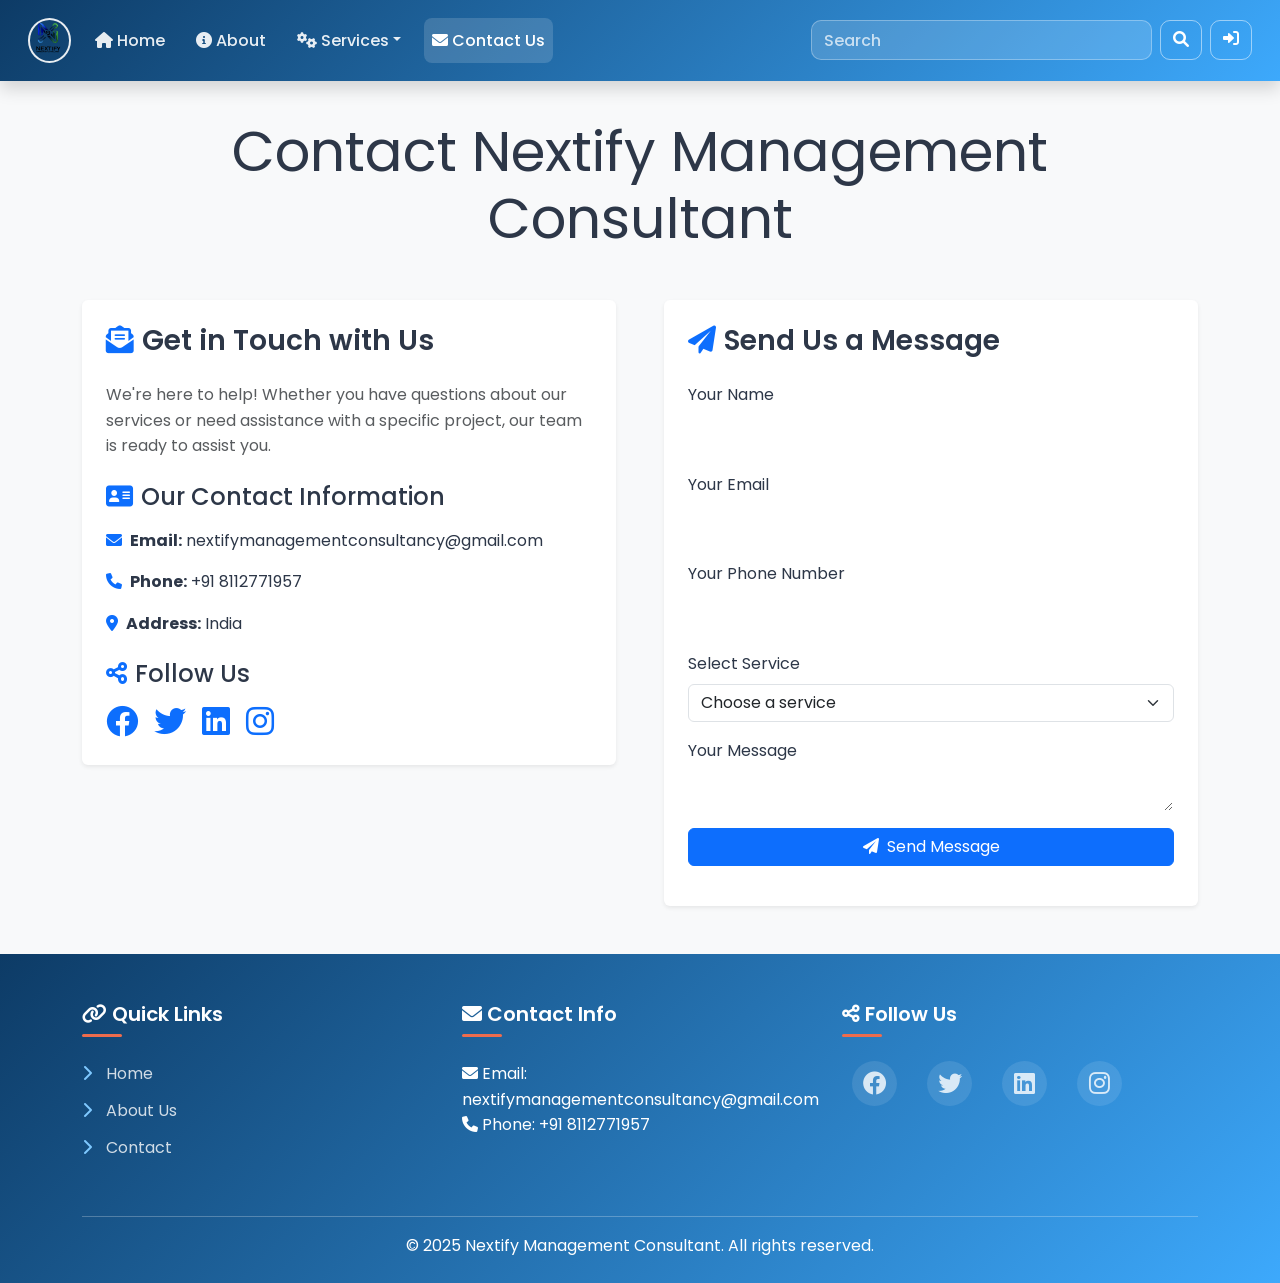
<file: templetes/ContactUs.html>
<!doctype html>
<html lang="en">
  <head>
    <meta charset="utf-8">
    <meta name="viewport" content="width=device-width, initial-scale=1">
    <title>Contact Us</title>
    <link href="https://cdn.jsdelivr.net/npm/bootstrap@5.3.3/dist/css/bootstrap.min.css" rel="stylesheet">
    <link href="https://cdnjs.cloudflare.com/ajax/libs/font-awesome/6.0.0-beta3/css/all.min.css" rel="stylesheet">
    <link href="https://fonts.googleapis.com/css2?family=Poppins:wght@300;400;500;600;700&display=swap" rel="stylesheet">
    <link rel="stylesheet" href="../styles.css">
    <style>
      :root { --primary-color: #0d3b66; --secondary-color: #ee6c4d; --accent-color: #3da9fc; --light-accent: #7fc9ff; --text-color: #2d3748; --gradient-primary: linear-gradient(135deg, #0d3b66 0%, #3da9fc 100%); }
      body { margin: 0; padding: 0; font-family: 'Poppins', sans-serif; background: #f8fafc; color: var(--text-color); line-height: 1.6; }
      .navbar { background: var(--gradient-primary); box-shadow: 0 4px 20px rgba(13,59,102,0.15); padding: 0.8rem 1rem; }
      .navbar-brand img { height:45px; width:auto; border-radius:12px; border:2px solid rgba(255,255,255,0.9); }
      .navbar-nav .nav-link { color:rgba(255,255,255,0.9)!important; padding:0.6rem 1rem; font-weight:500; border-radius:8px; transition:all 0.3s ease; }
      .navbar-nav .nav-link:hover, .navbar-nav .nav-link.active { color:white!important; background:rgba(255,255,255,0.15); }
      .dropdown-menu { background:#fff; border:none; border-radius:12px; box-shadow:0 10px 30px rgba(0,0,0,0.1); padding:0.5rem; }
      .dropdown-item { color:var(--text-color)!important; padding:0.7rem 1rem; border-radius:8px; font-weight:500; transition:all 0.2s ease; }
      .dropdown-item:hover { background:var(--accent-color); color:white!important; }
      .footer { background:var(--gradient-primary); color:white; padding:3rem 0 1.5rem; }
      .footer h5 { color:white; margin-bottom:1.5rem; font-weight:600; display:inline-block; }
      .footer h5:after { content:''; display:block; width:40px; height:3px; background:var(--secondary-color); margin-top:8px; border-radius:2px; }
      .footer a { color:rgba(255,255,255,0.8); text-decoration:none; transition:all 0.3s ease; }
      .footer a:hover { color:white; transform:translateX(5px); }
      .footer ul li { margin-bottom:0.7rem; }
      .footer ul li i { margin-right:10px; color:var(--light-accent); }
      .social-links a { display:inline-flex; align-items:center; justify-content:center; width:45px; height:45px; background:rgba(255,255,255,0.1); border-radius:50%; margin-right:1rem; transition:all 0.3s ease; }
      .social-links a:hover { background:var(--secondary-color); transform:translateY(-5px); }
      .blinking-text { animation:blink 2s infinite; }
      @keyframes blink { 0%,100%{opacity:1} 50%{opacity:0.7} }
      .btn-outline-light { height:40px; border-radius:10px; font-weight:500; border:1px solid rgba(255,255,255,0.5); color:white; }
      .btn-outline-light:hover { background:var(--secondary-color); border-color:var(--secondary-color); }
      .form-control { height:40px; border-radius:10px; border:1px solid rgba(255,255,255,0.3); background:rgba(255,255,255,0.15); color:white; font-weight:500; }
      .form-control::placeholder { color:rgba(255,255,255,0.7); }
    </style>
  </head>
  <body>
    <header>
      <nav class="navbar navbar-expand-lg navbar-dark fixed-top shadow">
        <div class="container-fluid">
          <a class="navbar-brand" href="../index.html"><img src="../images/logo.png" alt="NMC Logo" style="height:45px; border-radius:100%;"></a>
          <button class="navbar-toggler" type="button" data-bs-toggle="collapse" data-bs-target="#navbarSupportedContent"><span class="navbar-toggler-icon"></span></button>
          <div class="collapse navbar-collapse" id="navbarSupportedContent">
            <ul class="navbar-nav me-auto mb-2 mb-lg-0">
              <li class="nav-item"><a class="nav-link" href="../index.html"><i class="fas fa-home"></i> Home</a></li>
              <li class="nav-item"><a class="nav-link" href="About.html"><i class="fas fa-info-circle"></i> About</a></li>
              <li class="nav-item dropdown">
                <a class="nav-link dropdown-toggle" data-bs-toggle="dropdown"><i class="fas fa-cogs"></i> Services</a>
                <ul class="dropdown-menu">
                  <li><a class="dropdown-item" href="businessanalytics.html"> Business Analytics</a></li>
                  <li><a class="dropdown-item" href="financeanalytics.html"> Finance Analytics</a></li>
                  <li><a class="dropdown-item" href="marketanalytics.html"> Market Analytics</a></li>
                  <li><a class="dropdown-item" href="MarketResearch.html"> Market Research</a></li>
                  <li><a class="dropdown-item" href="Seo.html"> SEO Solutions</a></li>
                  <li><a class="dropdown-item" href="managementconsulting.html"> Management Consulting</a></li>
                  <li><a class="dropdown-item" href="orgdevelopment.html"> Organizational Development</a></li>
                  <li><a class="dropdown-item" href="RiskManagement.html"> Risk Management</a></li>
                  <li><a class="dropdown-item" href="StrategicPlanning.html"> Strategic Planning</a></li>
                  <li><a class="dropdown-item" href="ChangeManagement.html"> Change Management</a></li>
                  <li><a class="dropdown-item" href="others.html"> Other Services</a></li>
                </ul>
              </li>
              <li class="nav-item"><a class="nav-link active" href="ContactUs.html"><i class="fas fa-envelope"></i> Contact Us</a></li>
            </ul>
            <form class="d-flex">
              <input class="form-control me-2" type="search" placeholder="Search">
              <button class="btn btn-outline-light" type="submit"><i class="fas fa-search"></i></button>
              <a class="btn btn-outline-light ms-2" href="#"><i class="fas fa-sign-in-alt"></i></a>
            </form>
          </div>
        </div>
      </nav>
    </header>
    <main>
      <section class="py-5 bg-light" style="margin-top:70px;">
        <div class="container">
          <h1 class="text-center mb-5 display-4"><b>Contact Nextify Management Consultant</b></h1>
          <div class="row g-5">
            <div class="col-md-6">
              <div class="p-4 bg-white rounded shadow-sm">
                <h3 class="mb-4"><i class="fas fa-envelope-open-text me-2 text-primary"></i>Get in Touch with Us</h3>
                <p class="text-muted">We're here to help! Whether you have questions about our services or need assistance with a specific project, our team is ready to assist you.</p>
                <div class="mt-4">
                  <h4 class="mb-3"><i class="fas fa-address-card me-2 text-primary"></i>Our Contact Information</h4>
                  <ul class="list-unstyled">
                    <li class="mb-3"><i class="fas fa-envelope me-2 text-primary"></i><strong>Email:</strong> nextifymanagementconsultancy@gmail.com</li>
                    <li class="mb-3"><i class="fas fa-phone me-2 text-primary"></i><strong>Phone:</strong> +91 8112771957</li>
                    <li class="mb-3"><i class="fas fa-map-marker-alt me-2 text-primary"></i><strong>Address:</strong> India </li>
                  </ul>
                </div>
                <div class="mt-4">
                  <h4 class="mb-3"><i class="fas fa-share-alt me-2 text-primary"></i>Follow Us</h4>
                  <div class="d-flex gap-3">
                    <a href="#" class="text-primary"><i class="fab fa-facebook fa-2x"></i></a>
                    <a href="#" class="text-primary"><i class="fab fa-twitter fa-2x"></i></a>
                    <a href="#" class="text-primary"><i class="fab fa-linkedin fa-2x"></i></a>
                    <a href="#" class="text-primary"><i class="fab fa-instagram fa-2x"></i></a>
                  </div>
                </div>
              </div>
            </div>
            <div class="col-md-6">
              <div class="p-4 bg-white rounded shadow-sm">
                <h3 class="mb-4"><i class="fas fa-paper-plane me-2 text-primary"></i>Send Us a Message</h3>
<form id="contactForm" action="https://docs.google.com/forms/d/1ZZ22s92nKz94eVyVyWkW7kf6Jahk3ngpSbwSjzyvvpU" method="POST" target="hidden_iframe">
                  <div class="mb-3"><label for="name" class="form-label">Your Name</label><input type="text" class="form-control" id="name" name="entry.2005620554" placeholder="Enter your name" required></div>
                  <div class="mb-3"><label for="email" class="form-label">Your Email</label><input type="email" class="form-control" id="email" name="entry.1045781291" placeholder="Enter your email" required></div>
                  <div class="mb-3"><label for="phone" class="form-label">Your Phone Number</label><input type="tel" class="form-control" id="phone" name="entry.1166974658" placeholder="Enter your phone number"></div>
                  <div class="mb-3">
                    <label for="service" class="form-label">Select Service</label>
                    <select class="form-select" id="service" name="entry.839337160" required>
                      <option value="">Choose a service</option>
                      <option>Business Analytics</option><option>Finance Analytics</option><option>Market Analytics</option>
                      <option>Market Research</option><option>SEO Solutions</option><option>Management Consulting</option>
                      <option>Organizational Development</option><option>Strategic Planning</option><option>Change Management</option><option>Risk Management</option>
                    </select>
                  </div>
                  <div class="mb-3"><label for="message" class="form-label">Your Message</label><textarea class="form-control" id="message" name="entry.1065046570" rows="5" placeholder="Enter your message" required></textarea></div>
                  <button type="submit" class="btn btn-primary w-100"><i class="fas fa-paper-plane me-2"></i>Send Message</button>
                  <div id="formStatus" class="mt-3"></div>
                </form>
                <iframe name="hidden_iframe" id="hidden_iframe" style="display:none;"></iframe>
                <script>
                document.getElementById('contactForm').addEventListener('submit', function(e) {
                  const form = this;
                  const status = document.getElementById('formStatus');
                  const btn = form.querySelector('button[type="submit"]');
                  btn.disabled = true;
                  btn.innerHTML = '<i class="fas fa-spinner fa-spin me-2"></i>Sending...';
                  status.innerHTML = '';
                  
                  // Show success after a brief delay (form submits to hidden iframe)
                  setTimeout(function() {
                    status.innerHTML = '<div class="alert alert-success">Thank you! Your message has been sent successfully. We will get back to you soon.</div>';
                    form.reset();
                    btn.disabled = false;
                    btn.innerHTML = '<i class="fas fa-paper-plane me-2"></i>Send Message';
                  }, 2000);
                });
                </script>
              </div>
            </div>
          </div>
        </div>
      </section>
    </main>
    <footer class="footer">
      <div class="container">
        <div class="row">
          <div class="col-md-4 mb-4">
            <h5><i class="fas fa-link"></i> Quick Links</h5>
            <ul class="list-unstyled">
              <li><a href="../index.html"><i class="fas fa-chevron-right"></i> Home</a></li>
              <li><a href="About.html"><i class="fas fa-chevron-right"></i> About Us</a></li>
              <li><a href="ContactUs.html"><i class="fas fa-chevron-right"></i> Contact</a></li>
            </ul>
          </div>
          <div class="col-md-4 mb-4">
            <h5><i class="fas fa-envelope"></i> Contact Info</h5>
            <p><i class="fas fa-envelope"></i> Email: nextifymanagementconsultancy@gmail.com<br><i class="fas fa-phone"></i> Phone: +91 8112771957</p>
          </div>
          <div class="col-md-4 mb-4">
            <h5><i class="fas fa-share-alt"></i> Follow Us</h5>
            <div class="social-links">
              <a href="#"><i class="fab fa-facebook fa-lg"></i></a>
              <a href="#"><i class="fab fa-twitter fa-lg"></i></a>
              <a href="https://www.linkedin.com/company/nextify-management-consultant/"><i class="fab fa-linkedin fa-lg"></i></a>
              <a href="#"><i class="fab fa-instagram fa-lg"></i></a>
            </div>
          </div>
        </div>
        <hr class="bg-light">
        <p class="mb-0 text-center blinking-text">&copy; 2025 Nextify Management Consultant. All rights reserved.</p>
      </div>
    </footer>
    <script src="https://cdn.jsdelivr.net/npm/bootstrap@5.3.3/dist/js/bootstrap.bundle.min.js"></script>
  </body>
</html>
</file>
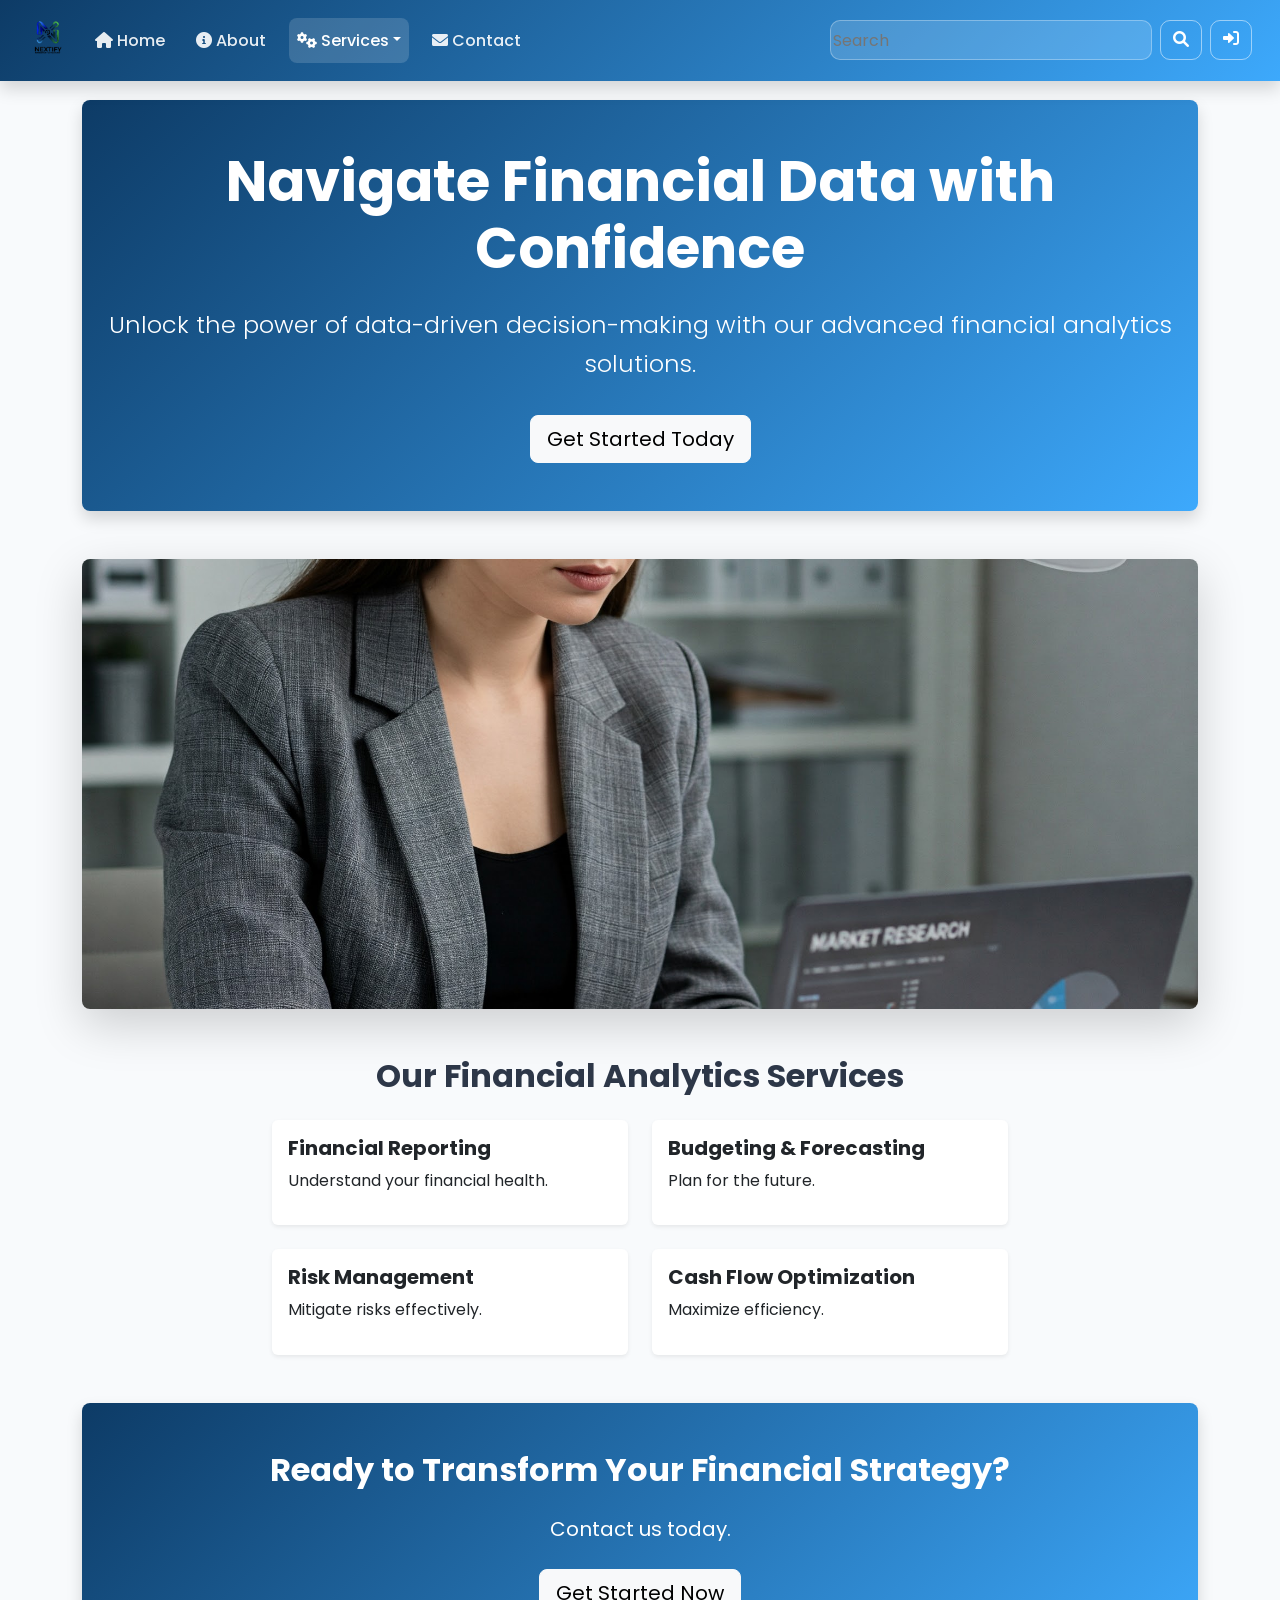
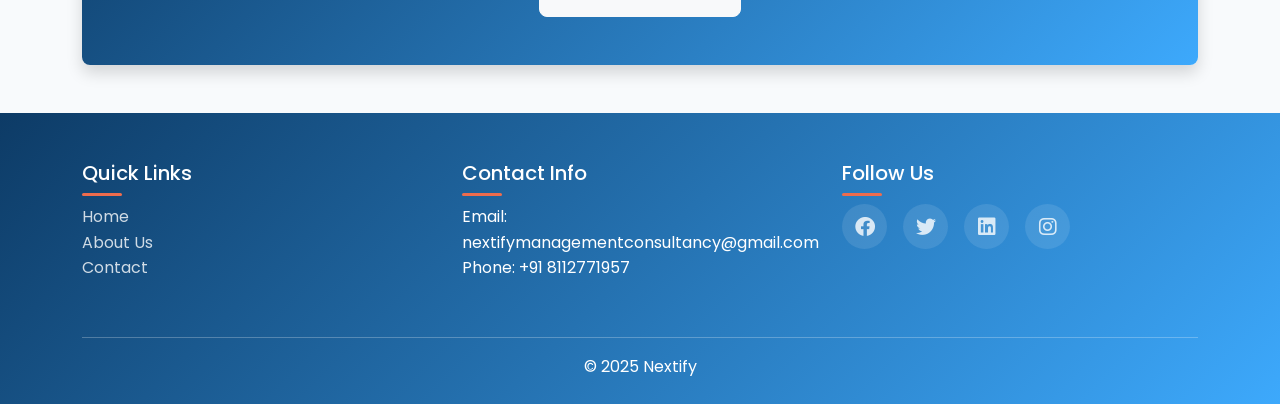
<file: templetes/financeanalytics.html>
<!doctype html>
<html lang="en">
  <head>
    <meta charset="utf-8">
    <meta name="viewport" content="width=device-width, initial-scale=1">
    <title>Finance Analytics - Nextify</title>
    <link href="https://cdn.jsdelivr.net/npm/bootstrap@5.3.3/dist/css/bootstrap.min.css" rel="stylesheet">
    <link href="https://cdnjs.cloudflare.com/ajax/libs/font-awesome/6.0.0-beta3/css/all.min.css" rel="stylesheet">
    <link href="https://fonts.googleapis.com/css2?family=Poppins:wght@300;400;500;600;700&display=swap" rel="stylesheet">
    <link rel="stylesheet" href="../styles.css">
    <style>
      :root{--p:#0d3b66;--s:#ee6c4d;--a:#3da9fc;--t:#2d3748;--g:linear-gradient(135deg,#0d3b66 0%,#3da9fc 100%)}
      body{margin:0;font-family:'Poppins',sans-serif;background:#f8fafc;color:var(--t)}
      .nb{background:var(--g);padding:.8rem 1rem}.nb img{height:45px;border-radius:100%}
      .nb .nl{color:rgba(255,255,255,.9)!important;padding:.6rem 1rem;font-weight:500;border-radius:8px}
      .nb .nl:hover,.nb .nl.on{color:#fff!important;background:rgba(255,255,255,.15)}
      .dm{background:#fff;border:none;border-radius:12px;padding:.5rem}
      .dm a{color:var(--t)!important;padding:.7rem 1rem;border-radius:8px}
      .dm a:hover{background:var(--a);color:#fff!important}
      .bg{background:var(--g)}.ft{background:var(--g);color:#fff;padding:3rem 0 1.5rem}
      .ft h5{color:#fff}.ft h5:after{content:'';display:block;width:40px;height:3px;background:var(--s);margin-top:8px;border-radius:2px}
      .ft a{color:rgba(255,255,255,.8);text-decoration:none}
      .sl a{display:inline-flex;align-items:center;justify-content:center;width:45px;height:45px;background:rgba(255,255,255,.1);border-radius:50%;margin-right:1rem}
      .sl a:hover{background:var(--s)}
      .bk{animation:blink 2s infinite}@keyframes blink{0%,100%{opacity:1}50%{opacity:.7}}
      .bo{height:40px;border-radius:10px;border:1px solid rgba(255,255,255,.5);color:#fff}
      .fc{height:40px;border-radius:10px;border:1px solid rgba(255,255,255,.3);background:rgba(255,255,255,.15);color:#fff}
    </style>
  </head>
  <body>
    <header>
      <nav class="nb navbar navbar-expand-lg navbar-dark fixed-top shadow">
        <div class="container-fluid">
          <a class="navbar-brand" href="../index.html"><img src="../images/logo.png" alt="NMC"></a>
          <button class="navbar-toggler" data-bs-toggle="collapse" data-bs-target="#n"><span class="navbar-toggler-icon"></span></button>
          <div class="collapse navbar-collapse" id="n">
            <ul class="navbar-nav me-auto mb-2 mb-lg-0">
              <li class="nav-item"><a class="nav-link nl" href="../index.html"><i class="fas fa-home"></i> Home</a></li>
              <li class="nav-item"><a class="nav-link nl" href="About.html"><i class="fas fa-info-circle"></i> About</a></li>
              <li class="nav-item dropdown">
                <a class="nav-link nl dropdown-toggle on" data-bs-toggle="dropdown"><i class="fas fa-cogs"></i> Services</a>
                <ul class="dropdown-menu dm">
                  <li><a class="dropdown-item" href="businessanalytics.html"> BA</a></li>
                  <li><a class="dropdown-item" href="financeanalytics.html"> FA</a></li>
                  <li><a class="dropdown-item" href="marketanalytics.html"> MA</a></li>
                  <li><a class="dropdown-item" href="MarketResearch.html"> MR</a></li>
                  <li><a class="dropdown-item" href="Seo.html"> SEO</a></li>
                  <li><a class="dropdown-item" href="managementconsulting.html"> MC</a></li>
                  <li><a class="dropdown-item" href="orgdevelopment.html"> OD</a></li>
                  <li><a class="dropdown-item" href="RiskManagement.html"> RM</a></li>
                  <li><a class="dropdown-item" href="StrategicPlanning.html"> SP</a></li>
                  <li><a class="dropdown-item" href="ChangeManagement.html"> CM</a></li>
                  <li><a class="dropdown-item" href="others.html"> Other</a></li>
                </ul>
              </li>
              <li class="nav-item"><a class="nav-link nl" href="ContactUs.html"><i class="fas fa-envelope"></i> Contact</a></li>
            </ul>
            <form class="d-flex">
              <input class="fc me-2" type="search" placeholder="Search">
              <button class="btn bo" type="submit"><i class="fas fa-search"></i></button>
              <a class="btn bo ms-2" href="#"><i class="fas fa-sign-in-alt"></i></a>
            </form>
          </div>
        </div>
      </nav>
    </header>
    <main>
      <div class="container my-5" style="margin-top:100px!important">
        <div class="text-center mb-5 py-5 bg text-white rounded-3 shadow">
          <h1 class="display-4 fw-bold mb-4">Navigate Financial Data with Confidence</h1>
          <p class="lead fs-4">Unlock the power of data-driven decision-making with our advanced financial analytics solutions.</p>
          <a href="ContactUs.html" class="btn btn-light btn-lg mt-3">Get Started Today</a>
        </div>
        <div class="mb-5"><img src="../images/dv1.png" alt="Finance" class="img-fluid rounded-3 shadow-lg" style="height:50vh;width:100%;object-fit:cover"></div>
        <div class="row mb-5 g-4"><div class="col-lg-8 mx-auto">
          <h2 class="fw-bold mb-4 text-center">Our Financial Analytics Services</h2>
          <div class="row g-4">
            <div class="col-md-6"><div class="card h-100 shadow-sm border-0"><div class="card-body"><h5 class="fw-bold">Financial Reporting</h5><p>Understand your financial health.</p></div></div></div>
            <div class="col-md-6"><div class="card h-100 shadow-sm border-0"><div class="card-body"><h5 class="fw-bold">Budgeting & Forecasting</h5><p>Plan for the future.</p></div></div></div>
            <div class="col-md-6"><div class="card h-100 shadow-sm border-0"><div class="card-body"><h5 class="fw-bold">Risk Management</h5><p>Mitigate risks effectively.</p></div></div></div>
            <div class="col-md-6"><div class="card h-100 shadow-sm border-0"><div class="card-body"><h5 class="fw-bold">Cash Flow Optimization</h5><p>Maximize efficiency.</p></div></div></div>
          </div>
        </div></div>
        <div class="text-center py-5 bg text-white rounded-3 shadow">
          <h2 class="fw-bold mb-4">Ready to Transform Your Financial Strategy?</h2>
          <p class="fs-5 mb-4">Contact us today.</p>
          <a href="ContactUs.html" class="btn btn-light btn-lg">Get Started Now</a>
        </div>
      </div>
    </main>
    <footer class="ft"><div class="container"><div class="row">
      <div class="col-md-4 mb-4"><h5>Quick Links</h5><ul class="list-unstyled"><li><a href="../index.html"> Home</a></li><li><a href="About.html"> About Us</a></li><li><a href="ContactUs.html"> Contact</a></li></ul></div>
      <div class="col-md-4 mb-4"><h5>Contact Info</h5><p>Email: nextifymanagementconsultancy@gmail.com<br>Phone: +91 8112771957</p></div>
      <div class="col-md-4 mb-4"><h5>Follow Us</h5><div class="sl"><a href="#"><i class="fab fa-facebook fa-lg"></i></a><a href="#"><i class="fab fa-twitter fa-lg"></i></a><a href="#"><i class="fab fa-linkedin fa-lg"></i></a><a href="#"><i class="fab fa-instagram fa-lg"></i></a></div></div>
    </div><hr class="bg-light"><p class="mb-0 text-center bk">&copy; 2025 Nextify</p></div></footer>
    <script src="https://cdn.jsdelivr.net/npm/bootstrap@5.3.3/dist/js/bootstrap.bundle.min.js"></script>
  </body>
</html>
</file>
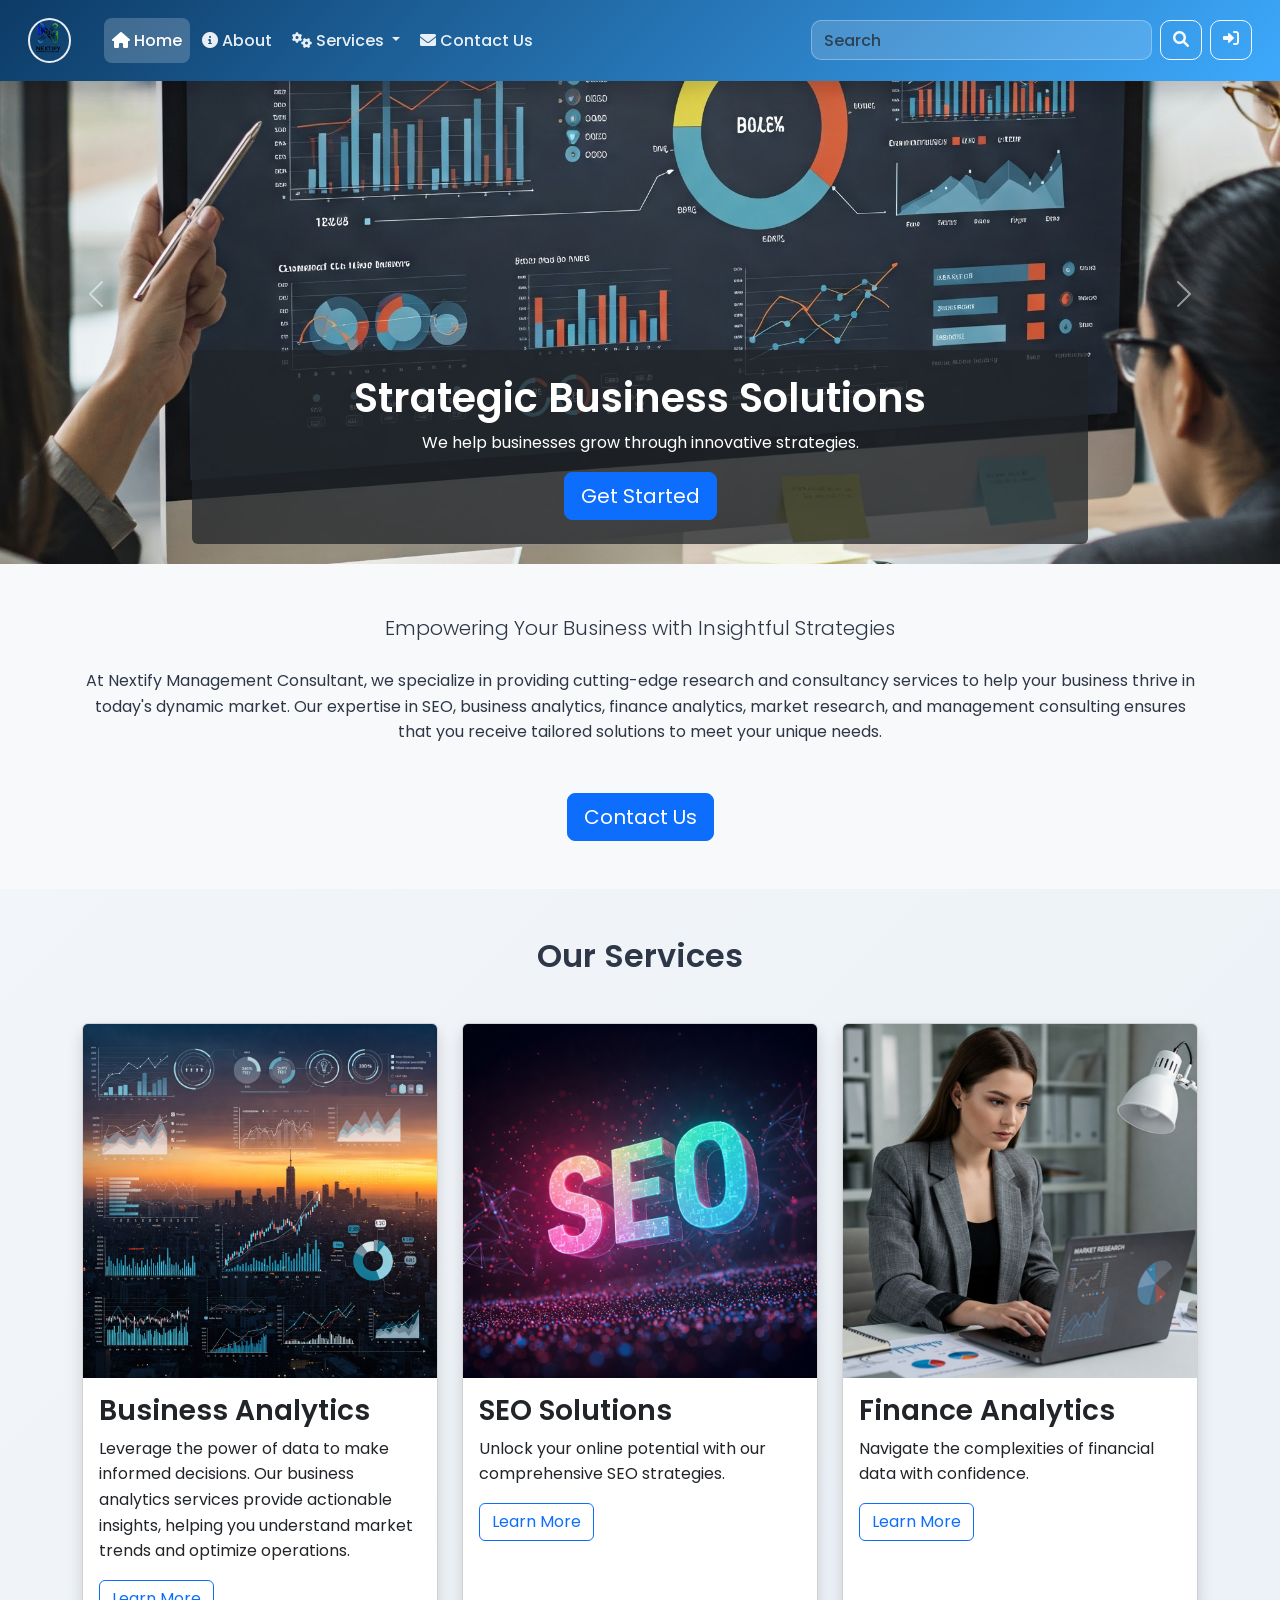
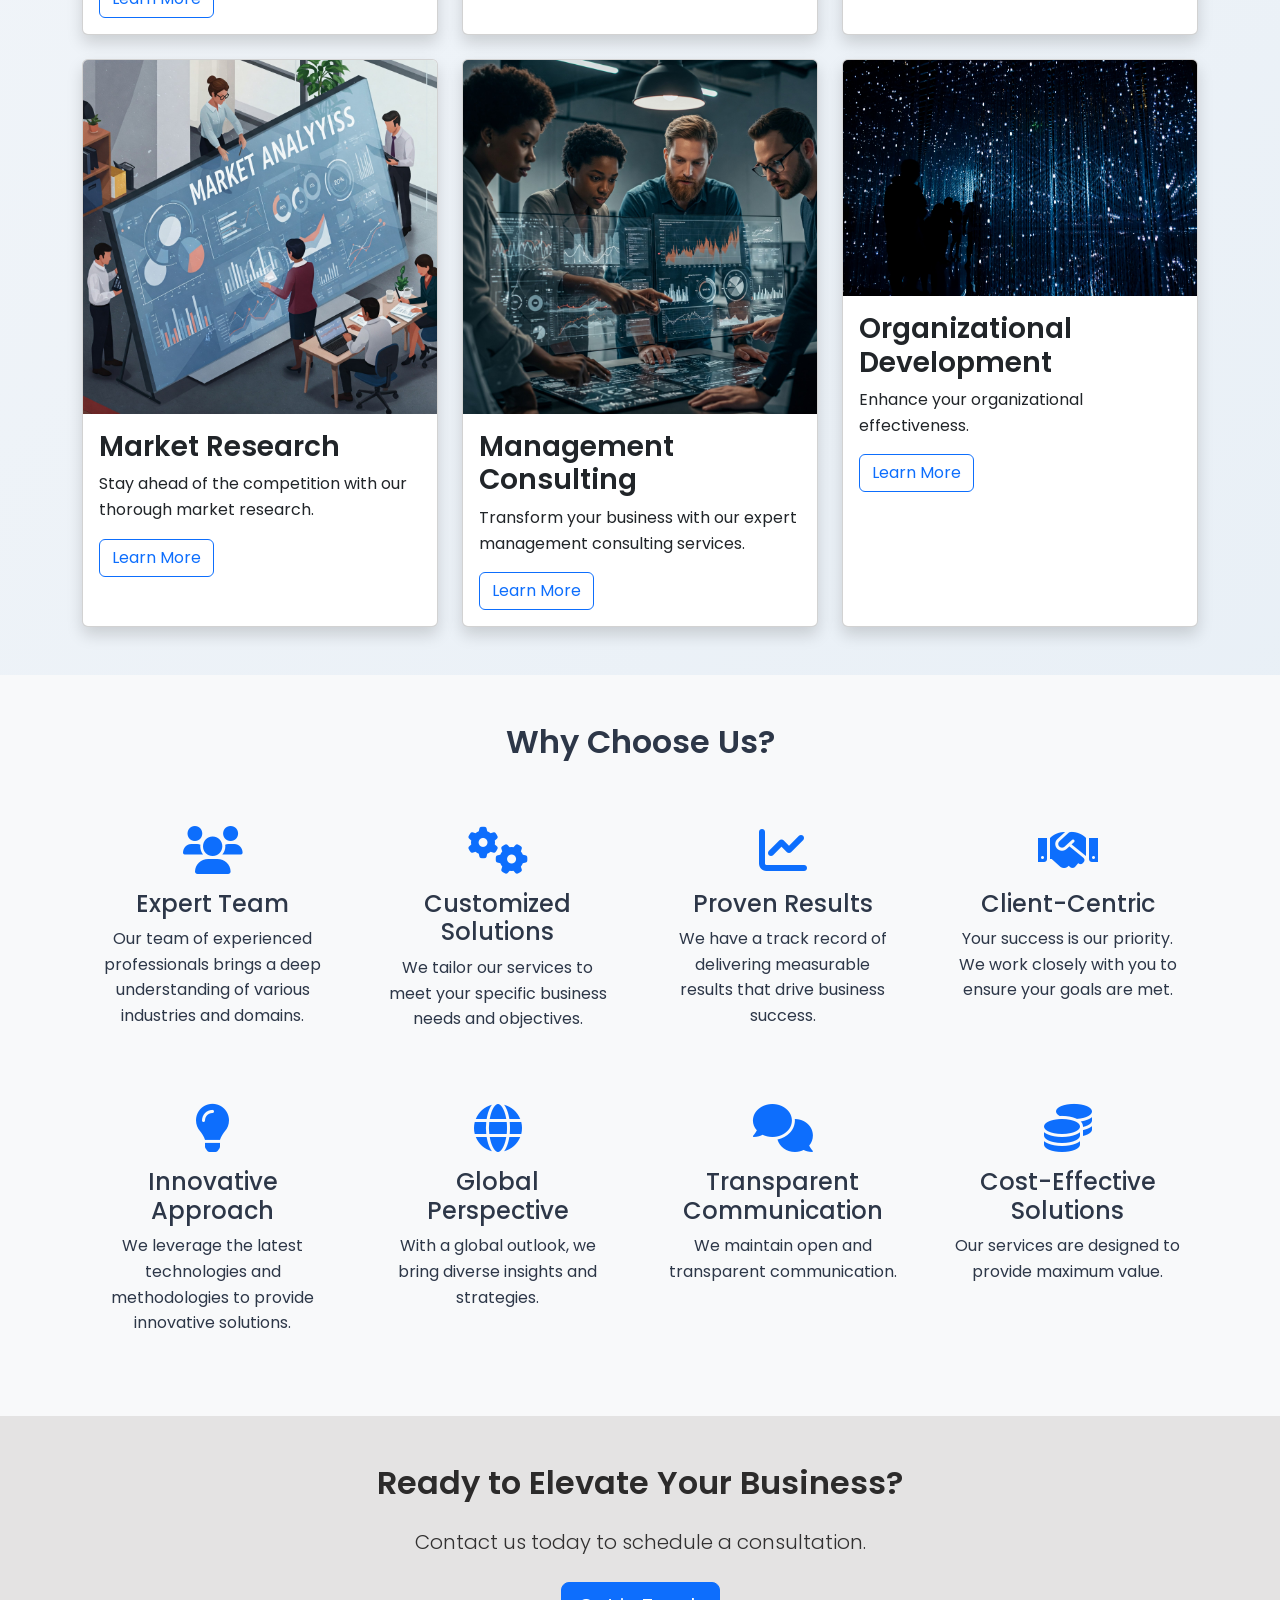
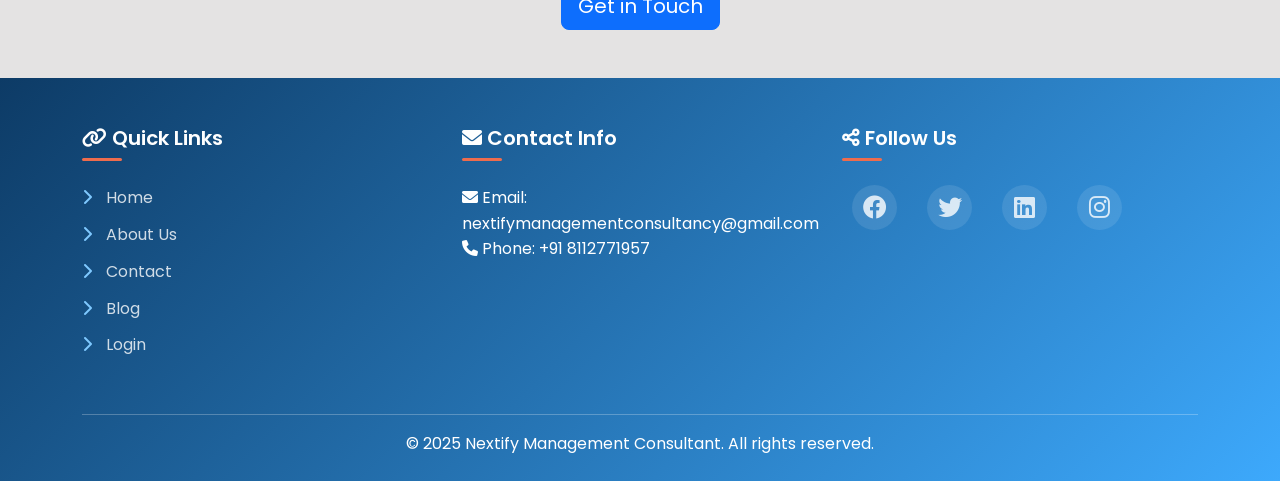
<file: templetes/Home.html>
<!doctype html>
<html lang="en">
  <head>
    <meta charset="utf-8">
    <meta name="viewport" content="width=device-width, initial-scale=1">
    <title>Home - Nextify Management Consultant</title>
    <link href="https://cdn.jsdelivr.net/npm/bootstrap@5.3.3/dist/css/bootstrap.min.css" rel="stylesheet">
    <link href="https://cdnjs.cloudflare.com/ajax/libs/font-awesome/6.0.0-beta3/css/all.min.css" rel="stylesheet">
    <link href="https://fonts.googleapis.com/css2?family=Poppins:wght@300;400;500;600;700&display=swap" rel="stylesheet">
    <link rel="stylesheet" href="../styles.css">
    <style>
      :root {
        --primary-color: #0d3b66;
        --secondary-color: #ee6c4d;
        --accent-color: #3da9fc;
        --light-accent: #7fc9ff;
        --background-color: #f8fafc;
        --text-color: #2d3748;
        --light-text: #718096;
        --card-bg: #ffffff;
        --gradient-primary: linear-gradient(135deg, #0d3b66 0%, #3da9fc 100%);
        --gradient-secondary: linear-gradient(135deg, #ee6c4d 0%, #ff9e7d 100%);
        --gradient-bg: linear-gradient(135deg, #f5f7fa 0%, #e4edf5 100%);
      }
      body {
        margin: 0; padding: 0;
        font-family: 'Poppins', sans-serif;
        background: var(--gradient-bg);
        color: var(--text-color);
        line-height: 1.6;
        overflow-x: hidden;
      }
      .navbar {
        background: var(--gradient-primary);
        box-shadow: 0 4px 20px rgba(13, 59, 102, 0.15);
        padding: 0.8rem 1rem;
      }
      .navbar-brand img {
        height: 45px; width: auto;
        border-radius: 12px;
        border: 2px solid rgba(255, 255, 255, 0.9);
      }
      .navbar-nav .nav-link {
        color: rgba(255, 255, 255, 0.9) !important;
        padding: 0.6rem 1rem;
        font-weight: 500;
        border-radius: 8px;
        margin: 0 2px;
        transition: all 0.3s ease;
      }
      .navbar-nav .nav-link:hover {
        color: white !important;
        background: rgba(255, 255, 255, 0.15);
        transform: translateY(-2px);
      }
      .navbar-nav .nav-link.active {
        color: white !important;
        background: rgba(255, 255, 255, 0.2);
      }
      .dropdown-menu {
        background: var(--card-bg);
        border: none;
        border-radius: 12px;
        box-shadow: 0 10px 30px rgba(0, 0, 0, 0.1);
        padding: 0.5rem;
        margin-top: 8px;
      }
      .dropdown-item {
        color: var(--text-color) !important;
        padding: 0.7rem 1rem;
        border-radius: 8px;
        font-weight: 500;
        transition: all 0.2s ease;
      }
      .dropdown-item:hover {
        background: var(--accent-color);
        color: white !important;
        transform: translateX(5px);
      }
      .footer {
        background: var(--gradient-primary);
        color: white;
        padding: 3rem 0 1.5rem;
      }
      .footer h5 {
        color: white;
        margin-bottom: 1.5rem;
        font-weight: 600;
        display: inline-block;
      }
      .footer h5:after {
        content: '';
        display: block;
        width: 40px;
        height: 3px;
        background: var(--secondary-color);
        margin-top: 8px;
        border-radius: 2px;
      }
      .footer a { color: rgba(255, 255, 255, 0.8); text-decoration: none; }
      .footer a:hover { color: white; }
      .footer ul li { margin-bottom: 0.7rem; }
      .footer ul li i { margin-right: 10px; color: var(--light-accent); }
      .social-links a {
        display: inline-flex;
        align-items: center;
        justify-content: center;
        width: 45px; height: 45px;
        background: rgba(255, 255, 255, 0.1);
        border-radius: 50%;
        margin-right: 1rem;
        transition: all 0.3s ease;
      }
      .social-links a:hover {
        background: var(--secondary-color);
        transform: translateY(-5px);
      }
      .blinking-text { animation: blink 2s infinite; }
      @keyframes blink {
        0%, 100% { opacity: 1; }
        50% { opacity: 0.7; }
      }
    </style>
  </head>
  <body>
    <header>
      <nav class="navbar navbar-expand-lg navbar-dark fixed-top shadow">
        <div class="container-fluid">
          <a class="navbar-brand" href="../index.html">
            <img src="../images/logo.png" alt="NMC Logo" class="d-inline-block align-top" style="height: 45px; margin-right: 15px; border-radius: 100%;">
          </a>
          <button class="navbar-toggler" type="button" data-bs-toggle="collapse" data-bs-target="#navbarSupportedContent">
            <span class="navbar-toggler-icon"></span>
          </button>
          <div class="collapse navbar-collapse" id="navbarSupportedContent">
            <ul class="navbar-nav me-auto mb-2 mb-lg-0">
              <li class="nav-item">
                <a class="nav-link active" aria-current="page" href="../index.html"><i class="fas fa-home"></i> Home</a>
              </li>
              <li class="nav-item">
                <a class="nav-link" href="About.html"><i class="fas fa-info-circle"></i> About</a>
              </li>
              <li class="nav-item dropdown">
                <a class="nav-link dropdown-toggle" role="button" data-bs-toggle="dropdown" aria-expanded="false">
                  <i class="fas fa-cogs"></i> Services
                </a>
                <ul class="dropdown-menu">
                  <li><a class="dropdown-item" href="businessanalytics.html"><i class="fas fa-chart-line"></i> Business Analytics</a></li>
                  <li><a class="dropdown-item" href="financeanalytics.html"><i class="fas fa-coins"></i> Finance Analytics</a></li>
                  <li><a class="dropdown-item" href="marketanalytics.html"><i class="fas fa-chart-pie"></i> Market Analytics</a></li>
                  <li><a class="dropdown-item" href="MarketResearch.html"><i class="fas fa-search-dollar"></i> Market Research</a></li>
                  <li><a class="dropdown-item" href="Seo.html"><i class="fas fa-search"></i> SEO Solutions</a></li>
                  <li><a class="dropdown-item" href="managementconsulting.html"><i class="fas fa-cogs"></i> Management Consulting</a></li>
                  <li><a class="dropdown-item" href="orgdevelopment.html"><i class="fas fa-users-cog"></i> Organizational Development</a></li>
                  <li><a class="dropdown-item" href="RiskManagement.html"><i class="fas fa-shield-alt"></i> Risk Management</a></li>
                  <li><a class="dropdown-item" href="StrategicPlanning.html"><i class="fas fa-chess"></i> Strategic Planning</a></li>
                  <li><a class="dropdown-item" href="ChangeManagement.html"><i class="fas fa-sync-alt"></i> Change Management</a></li>
                  <li><a class="dropdown-item" href="others.html"><i class="fas fa-tools"></i> Other Services</a></li>
                </ul>
              </li>
              <li class="nav-item">
                <a class="nav-link" href="ContactUs.html"><i class="fas fa-envelope"></i> Contact Us</a>
              </li>
            </ul>
            <form class="d-flex" role="search">
              <input class="form-control me-2" type="search" placeholder="Search" aria-label="Search" style="height:40px; border-radius:10px; border:1px solid rgba(255,255,255,0.3); background:rgba(255,255,255,0.15); color:white; font-weight:500;">
              <button class="btn btn-outline-light" type="submit" style="height:40px; border-radius:10px;"><i class="fas fa-search"></i></button>
              <a class="btn btn-outline-light ms-2" href="#" style="height:40px; border-radius:10px;"><i class="fas fa-sign-in-alt"></i></a>
            </form>
          </div>
        </div>
      </nav>
    </header>

    <main class="container-fluid p-0">
      <!-- Hero Section with Carousel -->
      <div id="carouselExampleAutoplaying" class="carousel slide mt-4" data-bs-ride="carousel" style="height: 60vh; min-height: 400px;">
        <div class="carousel-inner h-100">
          <div class="carousel-item active h-100">
            <img src="../images/m2.png" class="d-block w-100 h-100" alt="Business Strategy" style="object-fit: cover;">
            <div class="carousel-caption d-none d-md-block bg-dark bg-opacity-75 p-4 rounded">
              <h1>Strategic Business Solutions</h1>
              <p>We help businesses grow through innovative strategies.</p>
              <a href="ContactUs.html" class="btn btn-primary btn-lg">Get Started</a>
            </div>
          </div>
          <div class="carousel-item h-100">
            <img src="../images/pr1.png" class="d-block w-100 h-100" alt="Data Analytics" style="object-fit: cover;">
            <div class="carousel-caption d-none d-md-block bg-dark bg-opacity-75 p-4 rounded">
              <h1>Data-Driven Decisions</h1>
              <p>Unlock insights with our advanced analytics services.</p>
              <a href="businessanalytics.html" class="btn btn-primary btn-lg">Learn More</a>
            </div>
          </div>
          <div class="carousel-item h-100">
            <img src="../images/m1.png" class="d-block w-100 h-100" alt="Market Research" style="object-fit: cover;">
            <div class="carousel-caption d-none d-md-block bg-dark bg-opacity-75 p-4 rounded">
              <h1>Market Intelligence</h1>
              <p>Stay ahead with our comprehensive market research.</p>
              <a href="marketanalytics.html" class="btn btn-primary btn-lg">Explore</a>
            </div>
          </div>
          <div class="carousel-item h-100">
            <img src="../images/ds5.png" class="d-block w-100 h-100" alt="Finance Analytics" style="object-fit: cover;">
            <div class="carousel-caption d-none d-md-block bg-dark bg-opacity-75 p-4 rounded">
              <h1>Finance Analytics</h1>
              <p>Navigate the complexities of financial data with confidence.</p>
              <a href="financeanalytics.html" class="btn btn-primary btn-lg">Discover</a>
            </div>
          </div>
          <div class="carousel-item h-100">
            <img src="../images/pr3.png" class="d-block w-100 h-100" alt="Management Consulting" style="object-fit: cover;">
            <div class="carousel-caption d-none d-md-block bg-dark bg-opacity-75 p-4 rounded">
              <h1>Management Consulting</h1>
              <p>Transform your business with our expert consulting services.</p>
              <a href="managementconsulting.html" class="btn btn-primary btn-lg">Learn More</a>
            </div>
          </div>
          <div class="carousel-item h-100">
            <img src="../images/seo1.png" class="d-block w-100 h-100" alt="SEO Solutions" style="object-fit: cover;">
            <div class="carousel-caption d-none d-md-block bg-dark bg-opacity-75 p-4 rounded">
              <h1>SEO Solutions</h1>
              <p>Unlock your online potential with our comprehensive SEO strategies.</p>
              <a href="Seo.html" class="btn btn-primary btn-lg">Explore</a>
            </div>
          </div>
        </div>
        <button class="carousel-control-prev" type="button" data-bs-target="#carouselExampleAutoplaying" data-bs-slide="prev">
          <span class="carousel-control-prev-icon" aria-hidden="true"></span>
          <span class="visually-hidden">Previous</span>
        </button>
        <button class="carousel-control-next" type="button" data-bs-target="#carouselExampleAutoplaying" data-bs-slide="next">
          <span class="carousel-control-next-icon" aria-hidden="true"></span>
          <span class="visually-hidden">Next</span>
        </button>
      </div>

      <!-- Introduction Section -->
      <section class="py-5 bg-light">
        <div class="container text-center">
          <p class="lead mb-4">Empowering Your Business with Insightful Strategies</p>
          <p class="mb-5">At Nextify Management Consultant, we specialize in providing cutting-edge research and consultancy services to help your business thrive in today's dynamic market. Our expertise in SEO, business analytics, finance analytics, market research, and management consulting ensures that you receive tailored solutions to meet your unique needs.</p>
          <a href="ContactUs.html" class="btn btn-primary btn-lg">Contact Us</a>
        </div>
      </section>

      <!-- Services Section -->
      <section class="py-5">
        <div class="container">
          <h2 class="text-center mb-5">Our Services</h2>
          <div class="row g-4">
            <div class="col-md-4">
              <div class="card h-100 shadow">
                <img src="../images/ds3.png" class="card-img-top" alt="Business Analytics">
                <div class="card-body">
                  <h3 class="card-title">Business Analytics</h3>
                  <p class="card-text">Leverage the power of data to make informed decisions. Our business analytics services provide actionable insights, helping you understand market trends and optimize operations.</p>
                  <a href="businessanalytics.html" class="btn btn-outline-primary">Learn More</a>
                </div>
              </div>
            </div>
            <div class="col-md-4">
              <div class="card h-100 shadow">
                <img src="../images/seo1.png" class="card-img-top" alt="SEO Solutions">
                <div class="card-body">
                  <h3 class="card-title">SEO Solutions</h3>
                  <p class="card-text">Unlock your online potential with our comprehensive SEO strategies.</p>
                  <a href="Seo.html" class="btn btn-outline-primary">Learn More</a>
                </div>
              </div>
            </div>
            <div class="col-md-4">
              <div class="card h-100 shadow">
                <img src="../images/dv1.png" class="card-img-top" alt="Finance Analytics">
                <div class="card-body">
                  <h3 class="card-title">Finance Analytics</h3>
                  <p class="card-text">Navigate the complexities of financial data with confidence.</p>
                  <a href="financeanalytics.html" class="btn btn-outline-primary">Learn More</a>
                </div>
              </div>
            </div>
            <div class="col-md-4">
              <div class="card h-100 shadow">
                <img src="../images/m1.png" class="card-img-top" alt="Market Research">
                <div class="card-body">
                  <h3 class="card-title">Market Research</h3>
                  <p class="card-text">Stay ahead of the competition with our thorough market research.</p>
                  <a href="marketanalytics.html" class="btn btn-outline-primary">Learn More</a>
                </div>
              </div>
            </div>
            <div class="col-md-4">
              <div class="card h-100 shadow">
                <img src="../images/pr2.png" class="card-img-top" alt="Management Consulting">
                <div class="card-body">
                  <h3 class="card-title">Management Consulting</h3>
                  <p class="card-text">Transform your business with our expert management consulting services.</p>
                  <a href="managementconsulting.html" class="btn btn-outline-primary">Learn More</a>
                </div>
              </div>
            </div>
            <div class="col-md-4">
              <div class="card h-100 shadow">
                <img src="../images/5.png" class="card-img-top" alt="Organizational Development">
                <div class="card-body">
                  <h3 class="card-title">Organizational Development</h3>
                  <p class="card-text">Enhance your organizational effectiveness.</p>
                  <a href="orgdevelopment.html" class="btn btn-outline-primary">Learn More</a>
                </div>
              </div>
            </div>
          </div>
        </div>
      </section>

      <!-- Why Choose Us Section -->
      <section class="py-5 bg-light">
        <div class="container">
          <h2 class="text-center mb-5">Why Choose Us?</h2>
          <div class="row g-4">
            <div class="col-md-3">
              <div class="text-center p-3">
                <i class="fas fa-users fa-3x mb-3 text-primary"></i>
                <h4>Expert Team</h4>
                <p>Our team of experienced professionals brings a deep understanding of various industries and domains.</p>
              </div>
            </div>
            <div class="col-md-3">
              <div class="text-center p-3">
                <i class="fas fa-cogs fa-3x mb-3 text-primary"></i>
                <h4>Customized Solutions</h4>
                <p>We tailor our services to meet your specific business needs and objectives.</p>
              </div>
            </div>
            <div class="col-md-3">
              <div class="text-center p-3">
                <i class="fas fa-chart-line fa-3x mb-3 text-primary"></i>
                <h4>Proven Results</h4>
                <p>We have a track record of delivering measurable results that drive business success.</p>
              </div>
            </div>
            <div class="col-md-3">
              <div class="text-center p-3">
                <i class="fas fa-handshake fa-3x mb-3 text-primary"></i>
                <h4>Client-Centric</h4>
                <p>Your success is our priority. We work closely with you to ensure your goals are met.</p>
              </div>
            </div>
            <div class="col-md-3">
              <div class="text-center p-3">
                <i class="fas fa-lightbulb fa-3x mb-3 text-primary"></i>
                <h4>Innovative Approach</h4>
                <p>We leverage the latest technologies and methodologies to provide innovative solutions.</p>
              </div>
            </div>
            <div class="col-md-3">
              <div class="text-center p-3">
                <i class="fas fa-globe fa-3x mb-3 text-primary"></i>
                <h4>Global Perspective</h4>
                <p>With a global outlook, we bring diverse insights and strategies.</p>
              </div>
            </div>
            <div class="col-md-3">
              <div class="text-center p-3">
                <i class="fas fa-comments fa-3x mb-3 text-primary"></i>
                <h4>Transparent Communication</h4>
                <p>We maintain open and transparent communication.</p>
              </div>
            </div>
            <div class="col-md-3">
              <div class="text-center p-3">
                <i class="fas fa-coins fa-3x mb-3 text-primary"></i>
                <h4>Cost-Effective Solutions</h4>
                <p>Our services are designed to provide maximum value.</p>
              </div>
            </div>
          </div>
        </div>
      </section>

      <!-- Call to Action Section -->
      <section class="py-5 text-white position-relative" style="background-image: url('../images/6.png'); background-size: cover;">
        <div class="position-absolute top-0 start-0 w-100 h-100" style="background-color: rgb(228, 227, 227);"></div>
        <div class="container text-center position-relative z-index-1">
          <h2 class="mb-4" style="color:rgb(44, 43, 43);">Ready to Elevate Your Business?</h2>
          <p class="lead mb-4" style="color:rgb(49, 48, 48);">Contact us today to schedule a consultation.</p>
          <a href="ContactUs.html" class="btn btn-primary btn-lg">Get in Touch</a>
        </div>
      </section>
    </main>

    <footer class="footer">
      <div class="container">
        <div class="row">
          <div class="col-md-4 mb-4">
            <h5><i class="fas fa-link"></i> Quick Links</h5>
            <ul class="list-unstyled">
              <li><a href="../index.html"><i class="fas fa-chevron-right"></i> Home</a></li>
              <li><a href="About.html"><i class="fas fa-chevron-right"></i> About Us</a></li>
              <li><a href="ContactUs.html"><i class="fas fa-chevron-right"></i> Contact</a></li>
              <li><a href="#"><i class="fas fa-chevron-right"></i> Blog</a></li>
              <li><a href="#"><i class="fas fa-chevron-right"></i> Login</a></li>
            </ul>
          </div>
          <div class="col-md-4 mb-4">
            <h5><i class="fas fa-envelope"></i> Contact Info</h5>
            <p><i class="fas fa-envelope"></i> Email: nextifymanagementconsultancy@gmail.com<br><i class="fas fa-phone"></i> Phone: +91 8112771957</p>
          </div>
          <div class="col-md-4 mb-4">
            <h5><i class="fas fa-share-alt"></i> Follow Us</h5>
            <div class="social-links">
              <a href="#"><i class="fab fa-facebook fa-lg"></i></a>
              <a href="#"><i class="fab fa-twitter fa-lg"></i></a>
              <a href="#"><i class="fab fa-linkedin fa-lg"></i></a>
              <a href="#"><i class="fab fa-instagram fa-lg"></i></a>
            </div>
          </div>
        </div>
        <hr class="bg-light">
        <p class="mb-0 text-center blinking-text">&copy; 2025 Nextify Management Consultant. All rights reserved.</p>
      </div>
    </footer>

    <script src="https://cdn.jsdelivr.net/npm/bootstrap@5.3.3/dist/js/bootstrap.bundle.min.js"></script>
  </body>
</html>
</file>
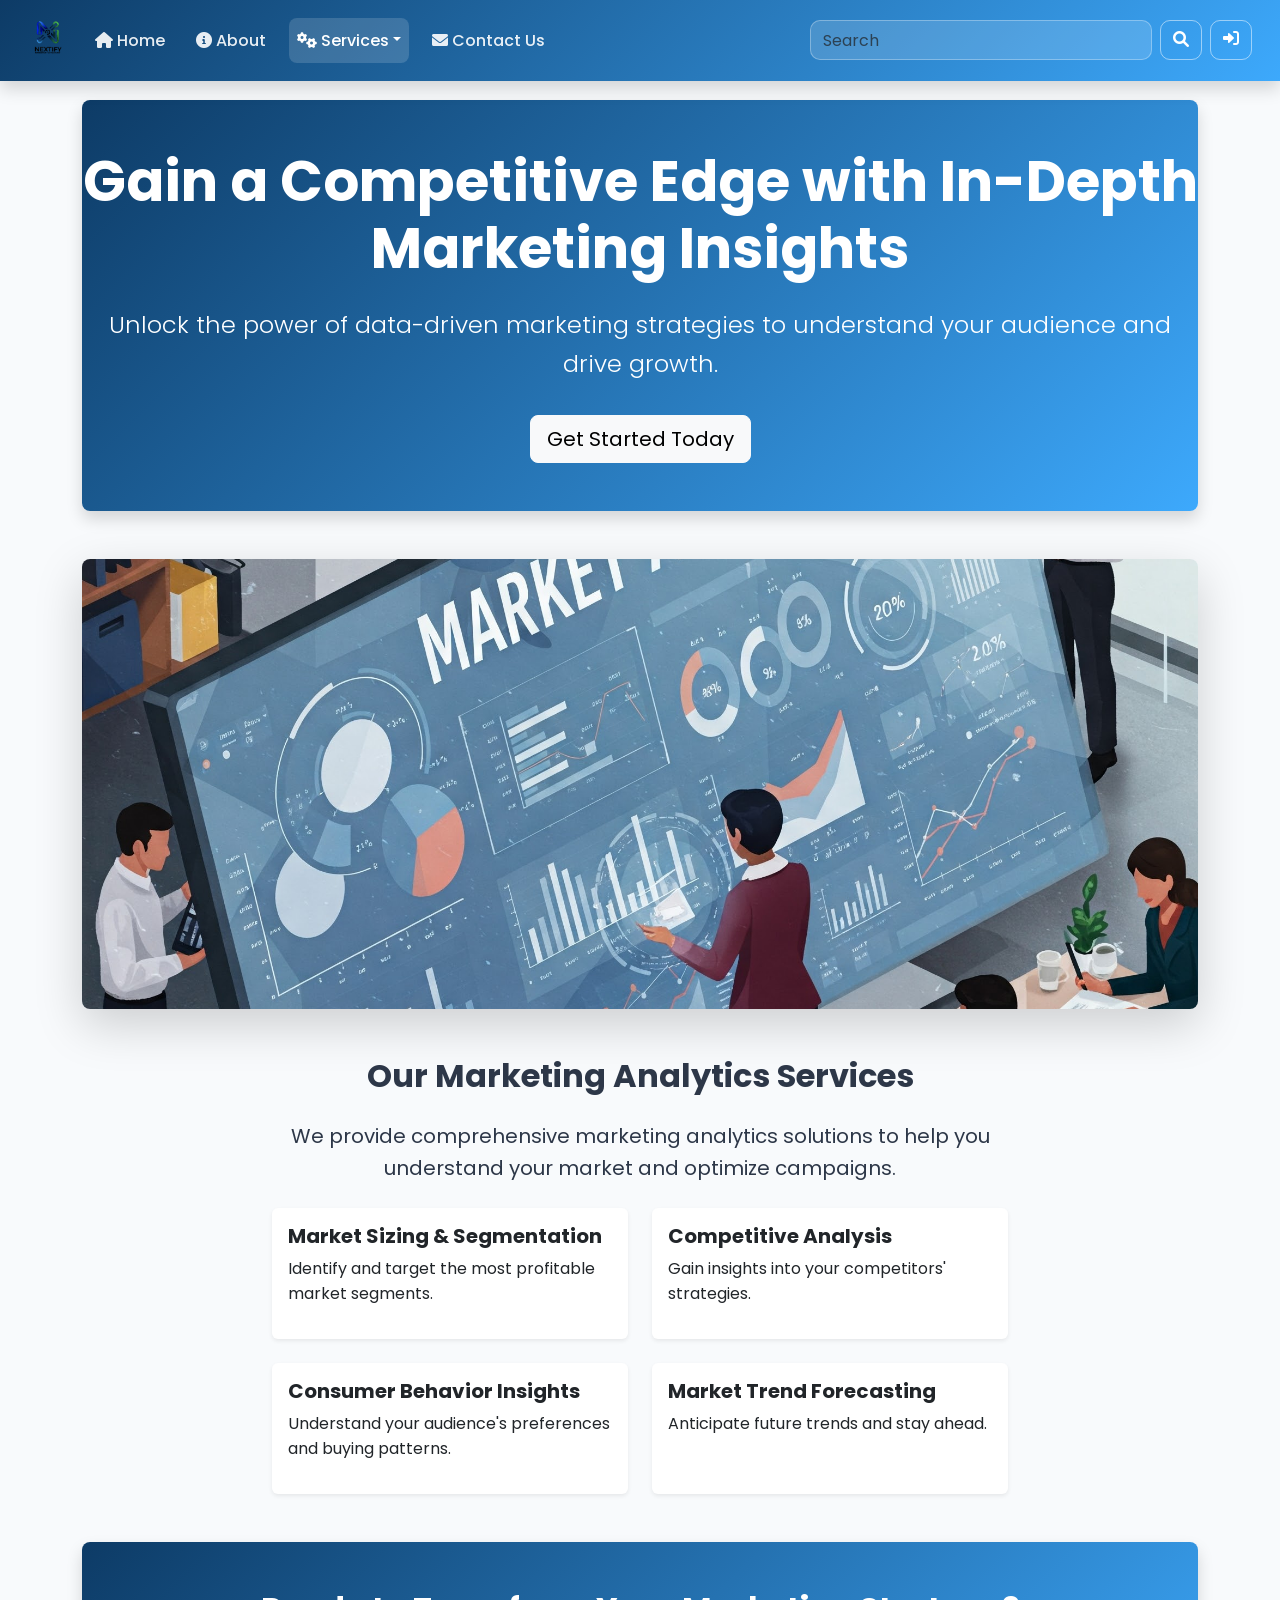
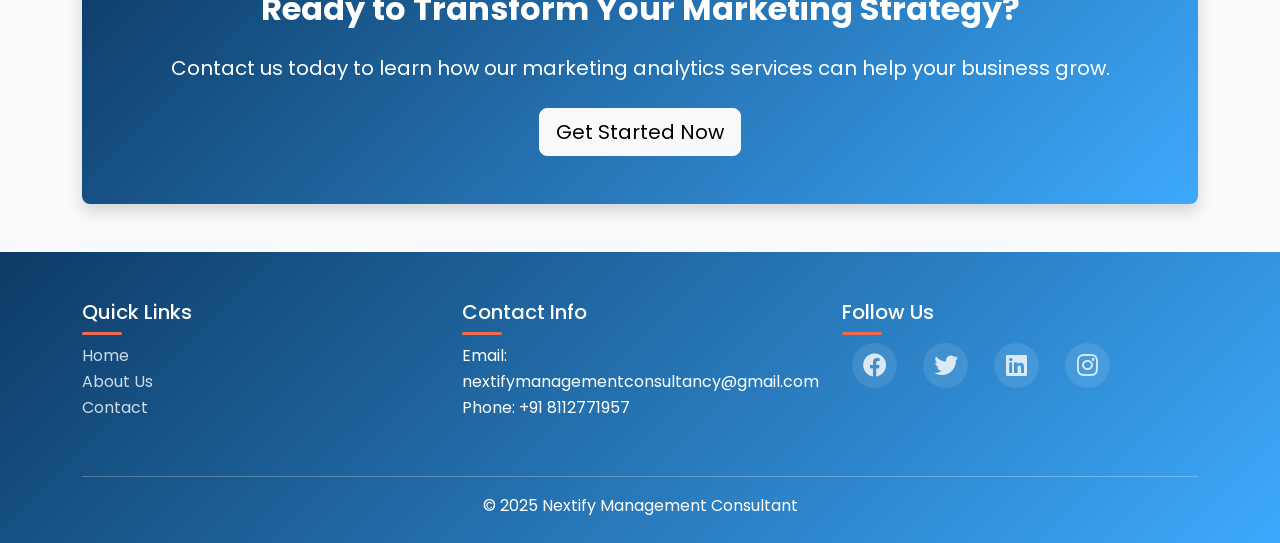
<file: templetes/marketanalytics.html>
<!doctype html>
<html lang="en">
  <head>
    <meta charset="utf-8">
    <meta name="viewport" content="width=device-width, initial-scale=1">
    <title>Market Analytics - Nextify Management Consultant</title>
    <link href="https://cdn.jsdelivr.net/npm/bootstrap@5.3.3/dist/css/bootstrap.min.css" rel="stylesheet">
    <link href="https://cdnjs.cloudflare.com/ajax/libs/font-awesome/6.0.0-beta3/css/all.min.css" rel="stylesheet">
    <link href="https://fonts.googleapis.com/css2?family=Poppins:wght@300;400;500;600;700&display=swap" rel="stylesheet">
    <link rel="stylesheet" href="../styles.css">
    <style>
      :root { --primary-color: #0d3b66; --secondary-color: #ee6c4d; --accent-color: #3da9fc; --text-color: #2d3748; --gradient-primary: linear-gradient(135deg, #0d3b66 0%, #3da9fc 100%); }
      body { margin:0; font-family:'Poppins',sans-serif; background:#f8fafc; color:var(--text-color); }
      .navbar { background:var(--gradient-primary); padding:0.8rem 1rem; }
      .navbar-brand img { height:45px; border-radius:100%; }
      .navbar-nav .nav-link { color:rgba(255,255,255,0.9)!important; padding:0.6rem 1rem; font-weight:500; border-radius:8px; }
      .navbar-nav .nav-link:hover, .navbar-nav .nav-link.active { color:white!important; background:rgba(255,255,255,0.15); }
      .dropdown-menu { background:#fff; border:none; border-radius:12px; padding:0.5rem; }
      .dropdown-item { color:var(--text-color)!important; padding:0.7rem 1rem; border-radius:8px; }
      .dropdown-item:hover { background:var(--accent-color); color:white!important; }
      .bg-gradient-primary { background: var(--gradient-primary); }
      .footer { background:var(--gradient-primary); color:white; padding:3rem 0 1.5rem; }
      .footer h5 { color:white; } .footer h5:after { content:''; display:block; width:40px; height:3px; background:var(--secondary-color); margin-top:8px; border-radius:2px; }
      .footer a { color:rgba(255,255,255,0.8); text-decoration:none; }
      .social-links a { display:inline-flex; align-items:center; justify-content:center; width:45px; height:45px; background:rgba(255,255,255,0.1); border-radius:50%; margin-right:1rem; }
      .social-links a:hover { background:var(--secondary-color); }
      .blinking-text { animation:blink 2s infinite; }
      @keyframes blink { 0%,100%{opacity:1} 50%{opacity:0.7} }
      .btn-outline-light { height:40px; border-radius:10px; border:1px solid rgba(255,255,255,0.5); color:white; }
      .form-control { height:40px; border-radius:10px; border:1px solid rgba(255,255,255,0.3); background:rgba(255,255,255,0.15); color:white; }
    </style>
  </head>
  <body>
    <header>
      <nav class="navbar navbar-expand-lg navbar-dark fixed-top shadow">
        <div class="container-fluid">
          <a class="navbar-brand" href="../index.html"><img src="../images/logo.png" alt="NMC Logo" style="height:45px;"></a>
          <button class="navbar-toggler" data-bs-toggle="collapse" data-bs-target="#navbarSupportedContent"><span class="navbar-toggler-icon"></span></button>
          <div class="collapse navbar-collapse" id="navbarSupportedContent">
            <ul class="navbar-nav me-auto mb-2 mb-lg-0">
              <li class="nav-item"><a class="nav-link" href="../index.html"><i class="fas fa-home"></i> Home</a></li>
              <li class="nav-item"><a class="nav-link" href="About.html"><i class="fas fa-info-circle"></i> About</a></li>
              <li class="nav-item dropdown">
                <a class="nav-link dropdown-toggle active" data-bs-toggle="dropdown"><i class="fas fa-cogs"></i> Services</a>
                <ul class="dropdown-menu">
                  <li><a class="dropdown-item" href="businessanalytics.html"> Business Analytics</a></li>
                  <li><a class="dropdown-item" href="financeanalytics.html"> Finance Analytics</a></li>
                  <li><a class="dropdown-item" href="marketanalytics.html"> Market Analytics</a></li>
                  <li><a class="dropdown-item" href="MarketResearch.html"> Market Research</a></li>
                  <li><a class="dropdown-item" href="Seo.html"> SEO Solutions</a></li>
                  <li><a class="dropdown-item" href="managementconsulting.html"> Management Consulting</a></li>
                  <li><a class="dropdown-item" href="orgdevelopment.html"> Organizational Development</a></li>
                  <li><a class="dropdown-item" href="RiskManagement.html"> Risk Management</a></li>
                  <li><a class="dropdown-item" href="StrategicPlanning.html"> Strategic Planning</a></li>
                  <li><a class="dropdown-item" href="ChangeManagement.html"> Change Management</a></li>
                  <li><a class="dropdown-item" href="others.html"> Other Services</a></li>
                </ul>
              </li>
              <li class="nav-item"><a class="nav-link" href="ContactUs.html"><i class="fas fa-envelope"></i> Contact Us</a></li>
            </ul>
            <form class="d-flex">
              <input class="form-control me-2" type="search" placeholder="Search">
              <button class="btn btn-outline-light" type="submit"><i class="fas fa-search"></i></button>
              <a class="btn btn-outline-light ms-2" href="#"><i class="fas fa-sign-in-alt"></i></a>
            </form>
          </div>
        </div>
      </nav>
    </header>
    <main>
      <div class="container my-5" style="margin-top:100px!important;">
        <div class="text-center mb-5 py-5 bg-gradient-primary text-white rounded-3 shadow">
          <h1 class="display-4 fw-bold mb-4">Gain a Competitive Edge with In-Depth Marketing Insights</h1>
          <p class="lead fs-4">Unlock the power of data-driven marketing strategies to understand your audience and drive growth.</p>
          <a href="ContactUs.html" class="btn btn-light btn-lg mt-3">Get Started Today</a>
        </div>
        <div class="mb-5">
          <img src="../images/m1.png" alt="Market Analytics" class="img-fluid rounded-3 shadow-lg" style="height:50vh; width:100%; object-fit:cover;">
        </div>
        <div class="row mb-5 g-4">
          <div class="col-lg-8 mx-auto">
            <h2 class="fw-bold mb-4 text-center">Our Marketing Analytics Services</h2>
            <p class="fs-5 mb-4 text-center">We provide comprehensive marketing analytics solutions to help you understand your market and optimize campaigns.</p>
            <div class="row g-4">
              <div class="col-md-6"><div class="card h-100 shadow-sm border-0"><div class="card-body"><h5 class="fw-bold">Market Sizing & Segmentation</h5><p>Identify and target the most profitable market segments.</p></div></div></div>
              <div class="col-md-6"><div class="card h-100 shadow-sm border-0"><div class="card-body"><h5 class="fw-bold">Competitive Analysis</h5><p>Gain insights into your competitors' strategies.</p></div></div></div>
              <div class="col-md-6"><div class="card h-100 shadow-sm border-0"><div class="card-body"><h5 class="fw-bold">Consumer Behavior Insights</h5><p>Understand your audience's preferences and buying patterns.</p></div></div></div>
              <div class="col-md-6"><div class="card h-100 shadow-sm border-0"><div class="card-body"><h5 class="fw-bold">Market Trend Forecasting</h5><p>Anticipate future trends and stay ahead.</p></div></div></div>
            </div>
          </div>
        </div>
        <div class="text-center py-5 bg-gradient-primary text-white rounded-3 shadow">
          <h2 class="fw-bold mb-4">Ready to Transform Your Marketing Strategy?</h2>
          <p class="fs-5 mb-4">Contact us today to learn how our marketing analytics services can help your business grow.</p>
          <a href="ContactUs.html" class="btn btn-light btn-lg">Get Started Now</a>
        </div>
      </div>
    </main>
    <footer class="footer">
      <div class="container">
        <div class="row">
          <div class="col-md-4 mb-4"><h5>Quick Links</h5><ul class="list-unstyled"><li><a href="../index.html"> Home</a></li><li><a href="About.html"> About Us</a></li><li><a href="ContactUs.html"> Contact</a></li></ul></div>
          <div class="col-md-4 mb-4"><h5>Contact Info</h5><p>Email: nextifymanagementconsultancy@gmail.com<br>Phone: +91 8112771957</p></div>
          <div class="col-md-4 mb-4"><h5>Follow Us</h5><div class="social-links"><a href="#"><i class="fab fa-facebook fa-lg"></i></a><a href="#"><i class="fab fa-twitter fa-lg"></i></a><a href="#"><i class="fab fa-linkedin fa-lg"></i></a><a href="#"><i class="fab fa-instagram fa-lg"></i></a></div></div>
        </div>
        <hr class="bg-light"><p class="mb-0 text-center blinking-text">&copy; 2025 Nextify Management Consultant</p>
      </div>
    </footer>
    <script src="https://cdn.jsdelivr.net/npm/bootstrap@5.3.3/dist/js/bootstrap.bundle.min.js"></script>
  </body>
</html>
</file>
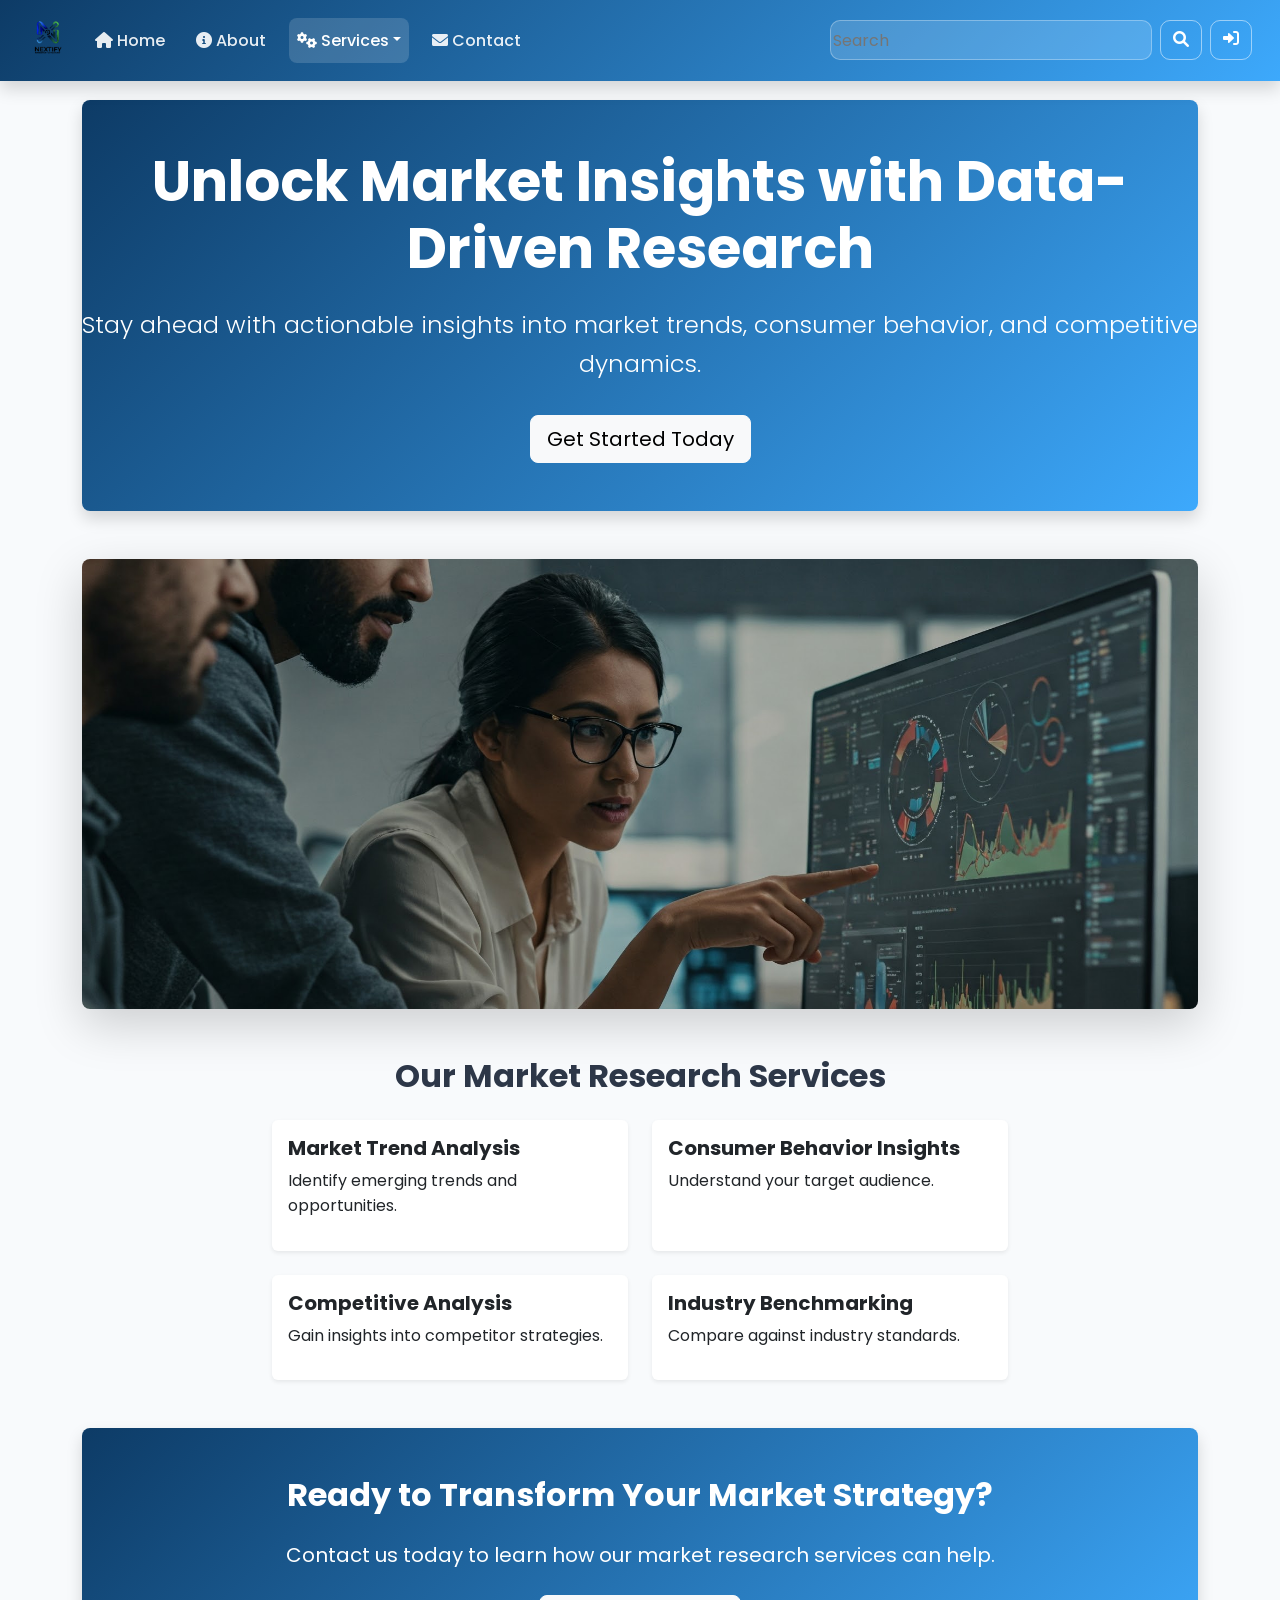
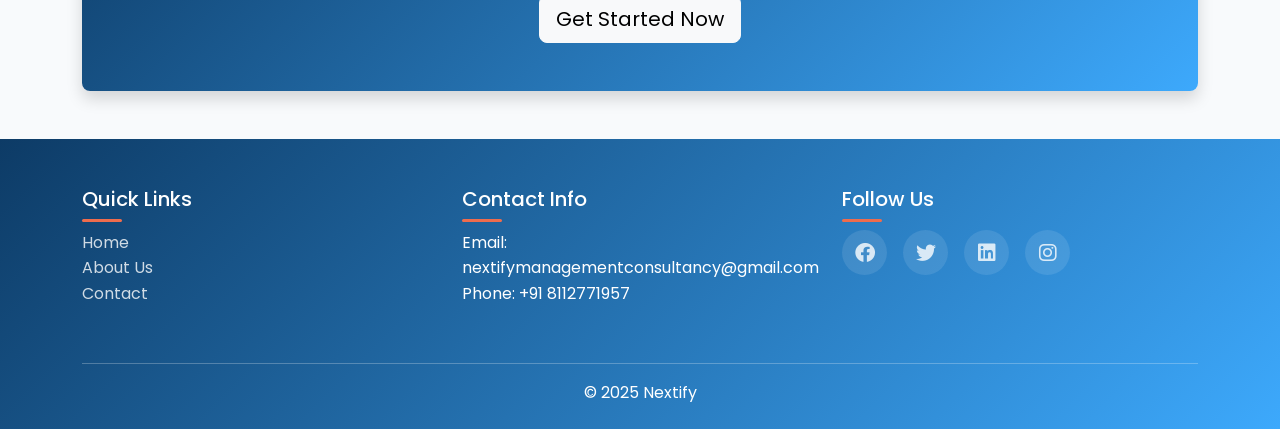
<file: templetes/MarketResearch.html>
<!doctype html>
<html lang="en">
  <head>
    <meta charset="utf-8">
    <meta name="viewport" content="width=device-width, initial-scale=1">
    <title>Market Research - Nextify</title>
    <link href="https://cdn.jsdelivr.net/npm/bootstrap@5.3.3/dist/css/bootstrap.min.css" rel="stylesheet">
    <link href="https://cdnjs.cloudflare.com/ajax/libs/font-awesome/6.0.0-beta3/css/all.min.css" rel="stylesheet">
    <link href="https://fonts.googleapis.com/css2?family=Poppins:wght@300;400;500;600;700&display=swap" rel="stylesheet">
    <link rel="stylesheet" href="../styles.css">
    <style>
      :root{--p:#0d3b66;--s:#ee6c4d;--a:#3da9fc;--t:#2d3748;--g:linear-gradient(135deg,#0d3b66 0%,#3da9fc 100%)}
      body{margin:0;font-family:'Poppins',sans-serif;background:#f8fafc;color:var(--t)}
      .nb{background:var(--g);padding:.8rem 1rem}.nb img{height:45px;border-radius:100%}
      .nb .nl{color:rgba(255,255,255,.9)!important;padding:.6rem 1rem;font-weight:500;border-radius:8px}
      .nb .nl:hover,.nb .nl.on{color:#fff!important;background:rgba(255,255,255,.15)}
      .dm{background:#fff;border:none;border-radius:12px;padding:.5rem}
      .dm a{color:var(--t)!important;padding:.7rem 1rem;border-radius:8px}
      .dm a:hover{background:var(--a);color:#fff!important}
      .bg{background:var(--g)}.ft{background:var(--g);color:#fff;padding:3rem 0 1.5rem}
      .ft h5{color:#fff}.ft h5:after{content:'';display:block;width:40px;height:3px;background:var(--s);margin-top:8px;border-radius:2px}
      .ft a{color:rgba(255,255,255,.8);text-decoration:none}
      .sl a{display:inline-flex;align-items:center;justify-content:center;width:45px;height:45px;background:rgba(255,255,255,.1);border-radius:50%;margin-right:1rem}
      .sl a:hover{background:var(--s)}.bk{animation:blink 2s infinite}
      @keyframes blink{0%,100%{opacity:1}50%{opacity:.7}}
      .bo{height:40px;border-radius:10px;border:1px solid rgba(255,255,255,.5);color:#fff}
      .fc{height:40px;border-radius:10px;border:1px solid rgba(255,255,255,.3);background:rgba(255,255,255,.15);color:#fff}
    </style>
  </head>
  <body>
    <header>
      <nav class="nb navbar navbar-expand-lg navbar-dark fixed-top shadow">
        <div class="container-fluid">
          <a class="navbar-brand" href="../index.html"><img src="../images/logo.png" alt="NMC"></a>
          <button class="navbar-toggler" data-bs-toggle="collapse" data-bs-target="#n"><span class="navbar-toggler-icon"></span></button>
          <div class="collapse navbar-collapse" id="n">
            <ul class="navbar-nav me-auto mb-2 mb-lg-0">
              <li class="nav-item"><a class="nav-link nl" href="../index.html"><i class="fas fa-home"></i> Home</a></li>
              <li class="nav-item"><a class="nav-link nl" href="About.html"><i class="fas fa-info-circle"></i> About</a></li>
              <li class="nav-item dropdown">
                <a class="nav-link nl dropdown-toggle on" data-bs-toggle="dropdown"><i class="fas fa-cogs"></i> Services</a>
                <ul class="dropdown-menu dm">
                  <li><a class="dropdown-item" href="businessanalytics.html"> Business Analytics</a></li>
                  <li><a class="dropdown-item" href="financeanalytics.html"> Finance Analytics</a></li>
                  <li><a class="dropdown-item" href="marketanalytics.html"> Market Analytics</a></li>
                  <li><a class="dropdown-item" href="MarketResearch.html"> Market Research</a></li>
                  <li><a class="dropdown-item" href="Seo.html"> SEO Solutions</a></li>
                  <li><a class="dropdown-item" href="managementconsulting.html"> Management Consulting</a></li>
                  <li><a class="dropdown-item" href="orgdevelopment.html"> Org Development</a></li>
                  <li><a class="dropdown-item" href="RiskManagement.html"> Risk Management</a></li>
                  <li><a class="dropdown-item" href="StrategicPlanning.html"> Strategic Planning</a></li>
                  <li><a class="dropdown-item" href="ChangeManagement.html"> Change Management</a></li>
                  <li><a class="dropdown-item" href="others.html"> Other Services</a></li>
                </ul>
              </li>
              <li class="nav-item"><a class="nav-link nl" href="ContactUs.html"><i class="fas fa-envelope"></i> Contact</a></li>
            </ul>
            <form class="d-flex">
              <input class="fc me-2" type="search" placeholder="Search">
              <button class="btn bo" type="submit"><i class="fas fa-search"></i></button>
              <a class="btn bo ms-2" href="#"><i class="fas fa-sign-in-alt"></i></a>
            </form>
          </div>
        </div>
      </nav>
    </header>
    <main>
      <div class="container my-5" style="margin-top:100px!important">
        <div class="text-center mb-5 py-5 bg text-white rounded-3 shadow">
          <h1 class="display-4 fw-bold mb-4">Unlock Market Insights with Data-Driven Research</h1>
          <p class="lead fs-4">Stay ahead with actionable insights into market trends, consumer behavior, and competitive dynamics.</p>
          <a href="ContactUs.html" class="btn btn-light btn-lg mt-3">Get Started Today</a>
        </div>
        <div class="mb-5"><img src="../images/pr1.png" alt="Market Research" class="img-fluid rounded-3 shadow-lg" style="height:50vh;width:100%;object-fit:cover"></div>
        <div class="row mb-5 g-4"><div class="col-lg-8 mx-auto">
          <h2 class="fw-bold mb-4 text-center">Our Market Research Services</h2>
          <div class="row g-4">
            <div class="col-md-6"><div class="card h-100 shadow-sm border-0"><div class="card-body"><h5 class="fw-bold">Market Trend Analysis</h5><p>Identify emerging trends and opportunities.</p></div></div></div>
            <div class="col-md-6"><div class="card h-100 shadow-sm border-0"><div class="card-body"><h5 class="fw-bold">Consumer Behavior Insights</h5><p>Understand your target audience.</p></div></div></div>
            <div class="col-md-6"><div class="card h-100 shadow-sm border-0"><div class="card-body"><h5 class="fw-bold">Competitive Analysis</h5><p>Gain insights into competitor strategies.</p></div></div></div>
            <div class="col-md-6"><div class="card h-100 shadow-sm border-0"><div class="card-body"><h5 class="fw-bold">Industry Benchmarking</h5><p>Compare against industry standards.</p></div></div></div>
          </div>
        </div></div>
        <div class="text-center py-5 bg text-white rounded-3 shadow">
          <h2 class="fw-bold mb-4">Ready to Transform Your Market Strategy?</h2>
          <p class="fs-5 mb-4">Contact us today to learn how our market research services can help.</p>
          <a href="ContactUs.html" class="btn btn-light btn-lg">Get Started Now</a>
        </div>
      </div>
    </main>
    <footer class="ft"><div class="container"><div class="row">
      <div class="col-md-4 mb-4"><h5>Quick Links</h5><ul class="list-unstyled"><li><a href="../index.html"> Home</a></li><li><a href="About.html"> About Us</a></li><li><a href="ContactUs.html"> Contact</a></li></ul></div>
      <div class="col-md-4 mb-4"><h5>Contact Info</h5><p>Email: nextifymanagementconsultancy@gmail.com<br>Phone: +91 8112771957</p></div>
      <div class="col-md-4 mb-4"><h5>Follow Us</h5><div class="sl"><a href="#"><i class="fab fa-facebook fa-lg"></i></a><a href="#"><i class="fab fa-twitter fa-lg"></i></a><a href="#"><i class="fab fa-linkedin fa-lg"></i></a><a href="#"><i class="fab fa-instagram fa-lg"></i></a></div></div>
    </div><hr class="bg-light"><p class="mb-0 text-center bk">&copy; 2025 Nextify</p></div></footer>
    <script src="https://cdn.jsdelivr.net/npm/bootstrap@5.3.3/dist/js/bootstrap.bundle.min.js"></script>
  </body>
</html>
</file>
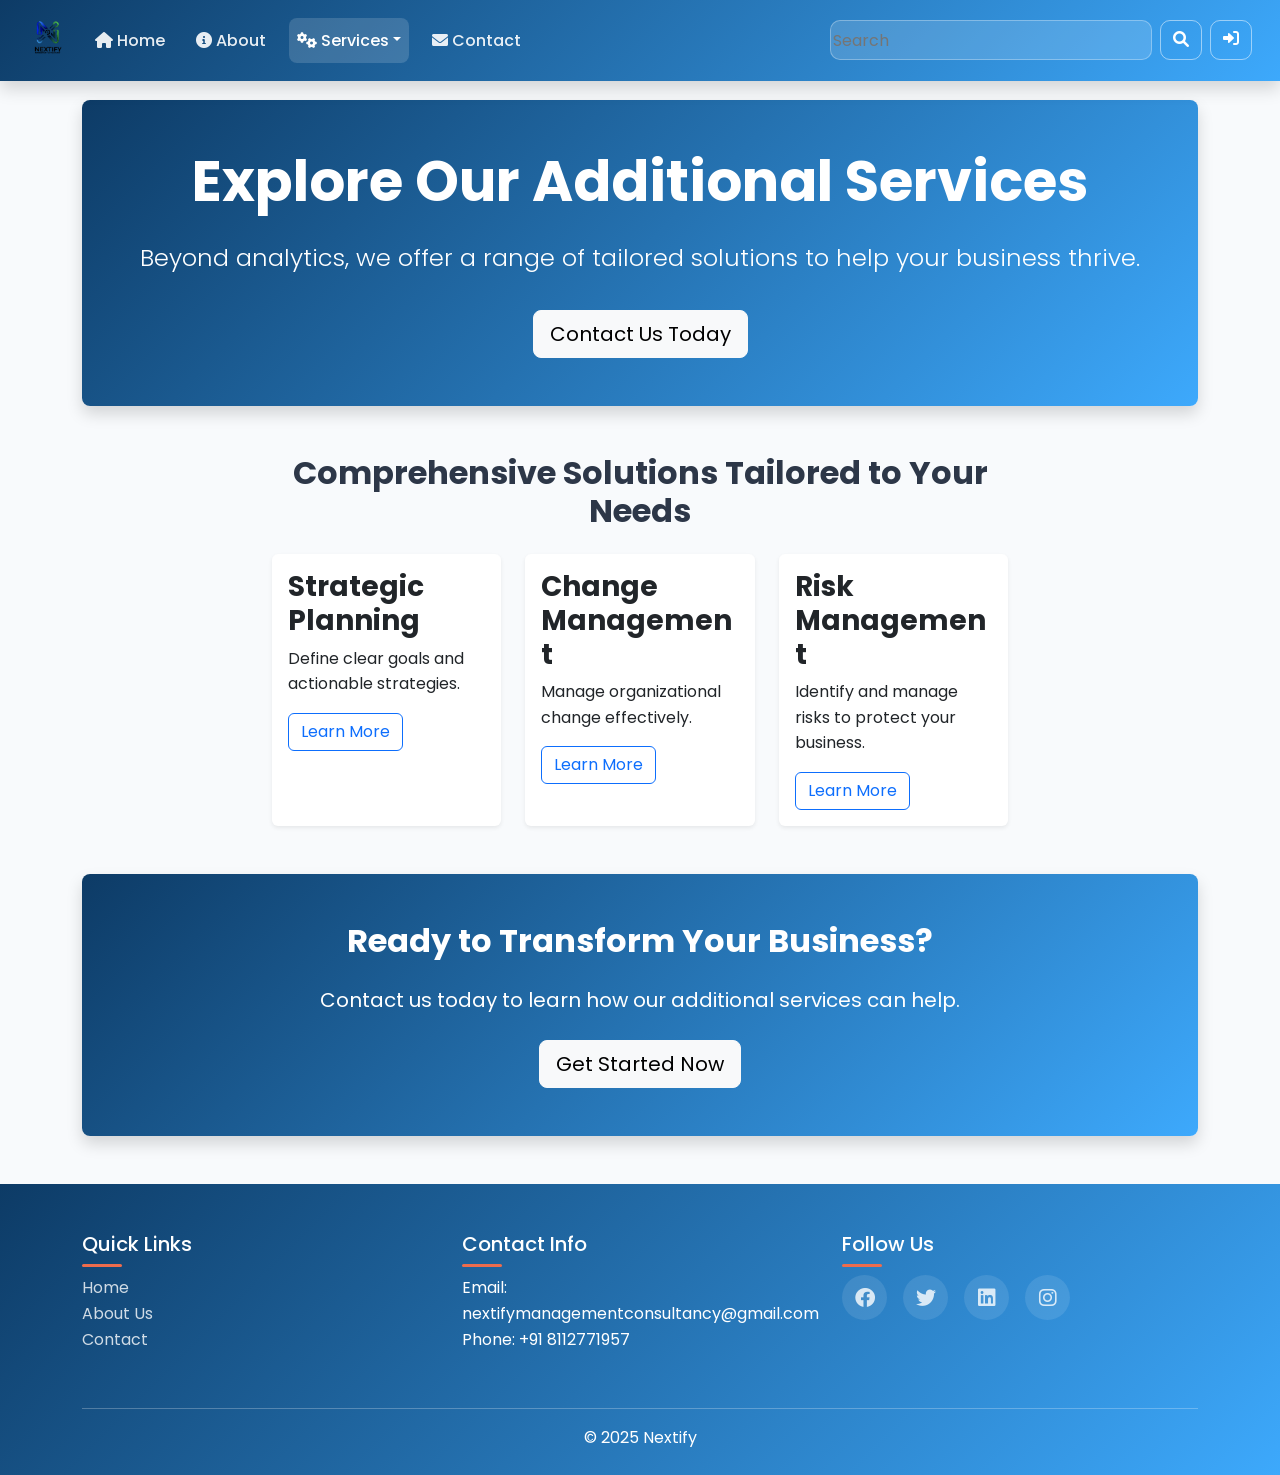
<file: templetes/others.html>
<!doctype html>
<html lang="en"><head><meta charset="utf-8"><meta name="viewport" content="width=device-width,initial-scale=1"><title>Other Services - Nextify</title>
<link href="https://cdn.jsdelivr.net/npm/bootstrap@5.3.3/dist/css/bootstrap.min.css" rel="stylesheet">
<link href="https://cdnjs.cloudflare.com/ajax/libs/font-awesome/6.0.0-beta3/css/all.min.css" rel="stylesheet">
<link href="https://fonts.googleapis.com/css2?family=Poppins:wght@300;400;500;600;700&display=swap" rel="stylesheet">
<link rel="stylesheet" href="../styles.css">
<style>:root{--p:#0d3b66;--s:#ee6c4d;--a:#3da9fc;--t:#2d3748;--g:linear-gradient(135deg,#0d3b66 0%,#3da9fc 100%)}
body{margin:0;font-family:Poppins,sans-serif;background:#f8fafc;color:var(--t)}
.nb{background:var(--g);padding:.8rem 1rem}.nb img{height:45px;border-radius:100%}
.nb .nl{color:rgba(255,255,255,.9)!important;padding:.6rem 1rem;font-weight:500;border-radius:8px}
.nb .nl:hover,.nb .nl.on{color:#fff!important;background:rgba(255,255,255,.15)}
.dm{background:#fff;border:none;border-radius:12px;padding:.5rem}
.dm a{color:var(--t)!important;padding:.7rem 1rem;border-radius:8px}
.dm a:hover{background:var(--a);color:#fff!important}
.bg{background:var(--g)}.ft{background:var(--g);color:#fff;padding:3rem 0 1.5rem}
.ft h5{color:#fff}.ft h5:after{content:'';display:block;width:40px;height:3px;background:var(--s);margin-top:8px;border-radius:2px}
.ft a{color:rgba(255,255,255,.8);text-decoration:none}
.sl a{display:inline-flex;align-items:center;justify-content:center;width:45px;height:45px;background:rgba(255,255,255,.1);border-radius:50%;margin-right:1rem}
.sl a:hover{background:var(--s)}.bk{animation:blink 2s infinite}
@keyframes blink{0%,100%{opacity:1}50%{opacity:.7}}
.bo{height:40px;border-radius:10px;border:1px solid rgba(255,255,255,.5);color:#fff}
.fc{height:40px;border-radius:10px;border:1px solid rgba(255,255,255,.3);background:rgba(255,255,255,.15);color:#fff}
</style></head><body>
<header><nav class="nb navbar navbar-expand-lg navbar-dark fixed-top shadow"><div class="container-fluid">
<a class="navbar-brand" href="../index.html"><img src="../images/logo.png" alt="NMC"></a>
<button class="navbar-toggler" data-bs-toggle="collapse" data-bs-target="#n"><span class="navbar-toggler-icon"></span></button>
<div class="collapse navbar-collapse" id="n"><ul class="navbar-nav me-auto mb-2 mb-lg-0">
<li class="nav-item"><a class="nav-link nl" href="../index.html"><i class="fas fa-home"></i> Home</a></li>
<li class="nav-item"><a class="nav-link nl" href="About.html"><i class="fas fa-info-circle"></i> About</a></li>
<li class="nav-item dropdown">
<a class="nav-link nl dropdown-toggle on" data-bs-toggle="dropdown"><i class="fas fa-cogs"></i> Services</a>
<ul class="dropdown-menu dm">
<li><a class="dropdown-item" href="businessanalytics.html"> Business Analytics</a></li>
<li><a class="dropdown-item" href="financeanalytics.html"> Finance Analytics</a></li>
<li><a class="dropdown-item" href="marketanalytics.html"> Market Analytics</a></li>
<li><a class="dropdown-item" href="MarketResearch.html"> Market Research</a></li>
<li><a class="dropdown-item" href="Seo.html"> SEO Solutions</a></li>
<li><a class="dropdown-item" href="managementconsulting.html"> Management Consulting</a></li>
<li><a class="dropdown-item" href="orgdevelopment.html"> Org Development</a></li>
<li><a class="dropdown-item" href="RiskManagement.html"> Risk Management</a></li>
<li><a class="dropdown-item" href="StrategicPlanning.html"> Strategic Planning</a></li>
<li><a class="dropdown-item" href="ChangeManagement.html"> Change Management</a></li>
<li><a class="dropdown-item" href="others.html"> Other Services</a></li>
</ul></li>
<li class="nav-item"><a class="nav-link nl" href="ContactUs.html"><i class="fas fa-envelope"></i> Contact</a></li>
</ul><form class="d-flex"><input class="fc me-2" type="search" placeholder="Search">
<button class="btn bo" type="submit"><i class="fas fa-search"></i></button>
<a class="btn bo ms-2" href="#"><i class="fas fa-sign-in-alt"></i></a></form></div></div></nav></header>
<main><div class="container my-5" style="margin-top:100px!important">
<div class="text-center mb-5 py-5 bg text-white rounded-3 shadow">
<h1 class="display-4 fw-bold mb-4">Explore Our Additional Services</h1>
<p class="lead fs-4">Beyond analytics, we offer a range of tailored solutions to help your business thrive.</p>
<a href="ContactUs.html" class="btn btn-light btn-lg mt-3">Contact Us Today</a></div>
<div class="row mb-5 g-4"><div class="col-lg-8 mx-auto">
<h2 class="fw-bold mb-4 text-center">Comprehensive Solutions Tailored to Your Needs</h2>
<div class="row g-4">
<div class="col-md-4"><div class="card h-100 shadow-sm border-0"><div class="card-body"><h3 class="fw-bold">Strategic Planning</h3><p>Define clear goals and actionable strategies.</p><a href="StrategicPlanning.html" class="btn btn-outline-primary">Learn More</a></div></div></div>
<div class="col-md-4"><div class="card h-100 shadow-sm border-0"><div class="card-body"><h3 class="fw-bold">Change Management</h3><p>Manage organizational change effectively.</p><a href="ChangeManagement.html" class="btn btn-outline-primary">Learn More</a></div></div></div>
<div class="col-md-4"><div class="card h-100 shadow-sm border-0"><div class="card-body"><h3 class="fw-bold">Risk Management</h3><p>Identify and manage risks to protect your business.</p><a href="RiskManagement.html" class="btn btn-outline-primary">Learn More</a></div></div></div>
</div></div></div>
<div class="text-center py-5 bg text-white rounded-3 shadow">
<h2 class="fw-bold mb-4">Ready to Transform Your Business?</h2>
<p class="fs-5 mb-4">Contact us today to learn how our additional services can help.</p>
<a href="ContactUs.html" class="btn btn-light btn-lg">Get Started Now</a></div></div></main>
<footer class="ft"><div class="container"><div class="row">
<div class="col-md-4 mb-4"><h5>Quick Links</h5><ul class="list-unstyled"><li><a href="../index.html"> Home</a></li><li><a href="About.html"> About Us</a></li><li><a href="ContactUs.html"> Contact</a></li></ul></div>
<div class="col-md-4 mb-4"><h5>Contact Info</h5><p>Email: nextifymanagementconsultancy@gmail.com<br>Phone: +91 8112771957</p></div>
<div class="col-md-4 mb-4"><h5>Follow Us</h5><div class="sl"><a href="#"><i class="fab fa-facebook fa-lg"></i></a><a href="#"><i class="fab fa-twitter fa-lg"></i></a><a href="#"><i class="fab fa-linkedin fa-lg"></i></a><a href="#"><i class="fab fa-instagram fa-lg"></i></a></div></div>
</div><hr class="bg-light"><p class="mb-0 text-center bk">&copy; 2025 Nextify</p></div></footer>
<script src="https://cdn.jsdelivr.net/npm/bootstrap@5.3.3/dist/js/bootstrap.bundle.min.js"></script>
</body></html>
</file>
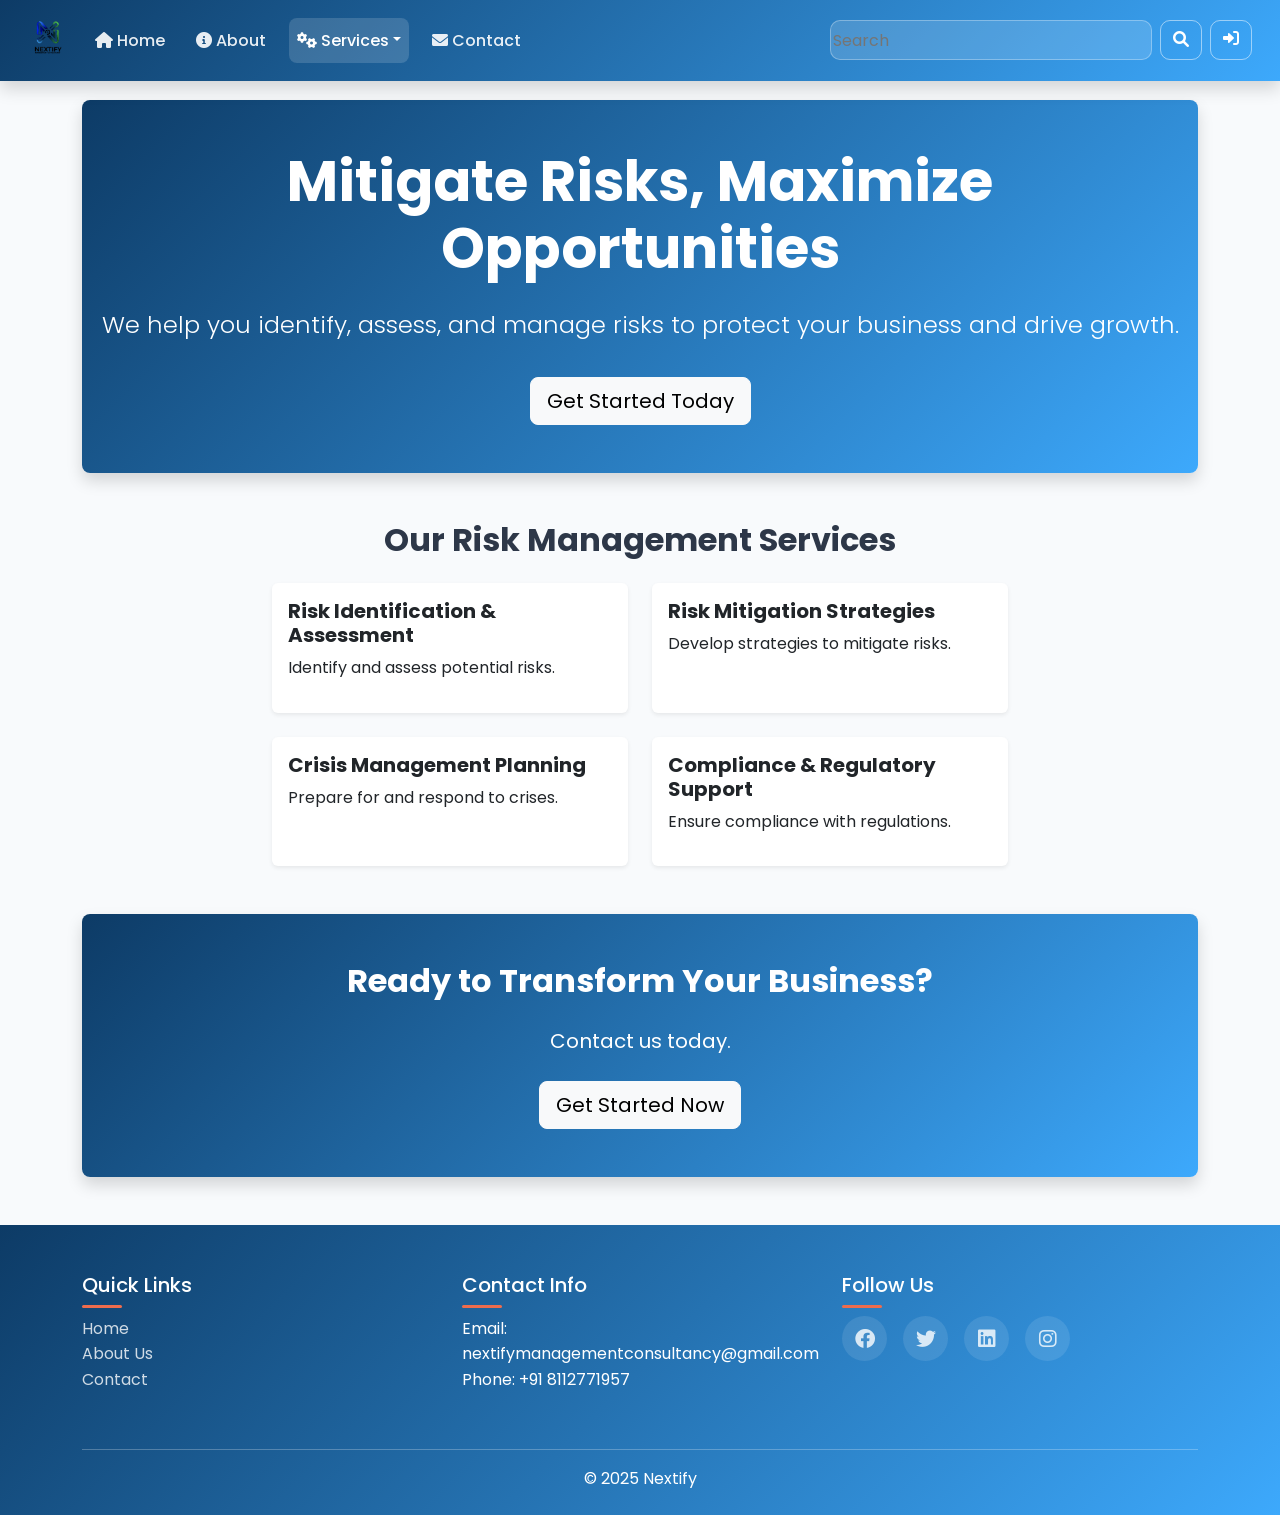
<file: templetes/RiskManagement.html>
<!doctype html>
<html lang="en"><head><meta charset="utf-8"><meta name="viewport" content="width=device-width,initial-scale=1"><title>Risk Management - Nextify</title>
<link href="https://cdn.jsdelivr.net/npm/bootstrap@5.3.3/dist/css/bootstrap.min.css" rel="stylesheet">
<link href="https://cdnjs.cloudflare.com/ajax/libs/font-awesome/6.0.0-beta3/css/all.min.css" rel="stylesheet">
<link href="https://fonts.googleapis.com/css2?family=Poppins:wght@300;400;500;600;700&display=swap" rel="stylesheet">
<link rel="stylesheet" href="../styles.css">
<style>:root{--p:#0d3b66;--s:#ee6c4d;--a:#3da9fc;--t:#2d3748;--g:linear-gradient(135deg,#0d3b66 0%,#3da9fc 100%)}
body{margin:0;font-family:Poppins,sans-serif;background:#f8fafc;color:var(--t)}
.nb{background:var(--g);padding:.8rem 1rem}.nb img{height:45px;border-radius:100%}
.nb .nl{color:rgba(255,255,255,.9)!important;padding:.6rem 1rem;font-weight:500;border-radius:8px}
.nb .nl:hover,.nb .nl.on{color:#fff!important;background:rgba(255,255,255,.15)}
.dm{background:#fff;border:none;border-radius:12px;padding:.5rem}
.dm a{color:var(--t)!important;padding:.7rem 1rem;border-radius:8px}
.dm a:hover{background:var(--a);color:#fff!important}
.bg{background:var(--g)}.ft{background:var(--g);color:#fff;padding:3rem 0 1.5rem}
.ft h5{color:#fff}.ft h5:after{content:'';display:block;width:40px;height:3px;background:var(--s);margin-top:8px;border-radius:2px}
.ft a{color:rgba(255,255,255,.8);text-decoration:none}
.sl a{display:inline-flex;align-items:center;justify-content:center;width:45px;height:45px;background:rgba(255,255,255,.1);border-radius:50%;margin-right:1rem}
.sl a:hover{background:var(--s)}.bk{animation:blink 2s infinite}
@keyframes blink{0%,100%{opacity:1}50%{opacity:.7}}
.bo{height:40px;border-radius:10px;border:1px solid rgba(255,255,255,.5);color:#fff}
.fc{height:40px;border-radius:10px;border:1px solid rgba(255,255,255,.3);background:rgba(255,255,255,.15);color:#fff}
</style></head><body>
<header><nav class="nb navbar navbar-expand-lg navbar-dark fixed-top shadow"><div class="container-fluid">
<a class="navbar-brand" href="../index.html"><img src="../images/logo.png" alt="NMC"></a>
<button class="navbar-toggler" data-bs-toggle="collapse" data-bs-target="#n"><span class="navbar-toggler-icon"></span></button>
<div class="collapse navbar-collapse" id="n"><ul class="navbar-nav me-auto mb-2 mb-lg-0">
<li class="nav-item"><a class="nav-link nl" href="../index.html"><i class="fas fa-home"></i> Home</a></li>
<li class="nav-item"><a class="nav-link nl" href="About.html"><i class="fas fa-info-circle"></i> About</a></li>
<li class="nav-item dropdown">
<a class="nav-link nl dropdown-toggle on" data-bs-toggle="dropdown"><i class="fas fa-cogs"></i> Services</a>
<ul class="dropdown-menu dm">
<li><a class="dropdown-item" href="businessanalytics.html"> Business Analytics</a></li>
<li><a class="dropdown-item" href="financeanalytics.html"> Finance Analytics</a></li>
<li><a class="dropdown-item" href="marketanalytics.html"> Market Analytics</a></li>
<li><a class="dropdown-item" href="MarketResearch.html"> Market Research</a></li>
<li><a class="dropdown-item" href="Seo.html"> SEO Solutions</a></li>
<li><a class="dropdown-item" href="managementconsulting.html"> Management Consulting</a></li>
<li><a class="dropdown-item" href="orgdevelopment.html"> Org Development</a></li>
<li><a class="dropdown-item" href="RiskManagement.html"> Risk Management</a></li>
<li><a class="dropdown-item" href="StrategicPlanning.html"> Strategic Planning</a></li>
<li><a class="dropdown-item" href="ChangeManagement.html"> Change Management</a></li>
<li><a class="dropdown-item" href="others.html"> Other Services</a></li>
</ul></li>
<li class="nav-item"><a class="nav-link nl" href="ContactUs.html"><i class="fas fa-envelope"></i> Contact</a></li>
</ul><form class="d-flex"><input class="fc me-2" type="search" placeholder="Search">
<button class="btn bo" type="submit"><i class="fas fa-search"></i></button>
<a class="btn bo ms-2" href="#"><i class="fas fa-sign-in-alt"></i></a></form></div></div></nav></header>
<main><div class="container my-5" style="margin-top:100px!important">
<div class="text-center mb-5 py-5 bg text-white rounded-3 shadow">
<h1 class="display-4 fw-bold mb-4">Mitigate Risks, Maximize Opportunities</h1>
<p class="lead fs-4">We help you identify, assess, and manage risks to protect your business and drive growth.</p>
<a href="ContactUs.html" class="btn btn-light btn-lg mt-3">Get Started Today</a></div>
<div class="row mb-5 g-4"><div class="col-lg-8 mx-auto">
<h2 class="fw-bold mb-4 text-center">Our Risk Management Services</h2>
<div class="row g-4">
<div class="col-md-6"><div class="card h-100 shadow-sm border-0"><div class="card-body"><h5 class="fw-bold">Risk Identification & Assessment</h5><p>Identify and assess potential risks.</p></div></div></div>
<div class="col-md-6"><div class="card h-100 shadow-sm border-0"><div class="card-body"><h5 class="fw-bold">Risk Mitigation Strategies</h5><p>Develop strategies to mitigate risks.</p></div></div></div>
<div class="col-md-6"><div class="card h-100 shadow-sm border-0"><div class="card-body"><h5 class="fw-bold">Crisis Management Planning</h5><p>Prepare for and respond to crises.</p></div></div></div>
<div class="col-md-6"><div class="card h-100 shadow-sm border-0"><div class="card-body"><h5 class="fw-bold">Compliance & Regulatory Support</h5><p>Ensure compliance with regulations.</p></div></div></div>
</div></div></div>
<div class="text-center py-5 bg text-white rounded-3 shadow">
<h2 class="fw-bold mb-4">Ready to Transform Your Business?</h2>
<p class="fs-5 mb-4">Contact us today.</p>
<a href="ContactUs.html" class="btn btn-light btn-lg">Get Started Now</a></div></div></main>
<footer class="ft"><div class="container"><div class="row">
<div class="col-md-4 mb-4"><h5>Quick Links</h5><ul class="list-unstyled"><li><a href="../index.html"> Home</a></li><li><a href="About.html"> About Us</a></li><li><a href="ContactUs.html"> Contact</a></li></ul></div>
<div class="col-md-4 mb-4"><h5>Contact Info</h5><p>Email: nextifymanagementconsultancy@gmail.com<br>Phone: +91 8112771957</p></div>
<div class="col-md-4 mb-4"><h5>Follow Us</h5><div class="sl"><a href="#"><i class="fab fa-facebook fa-lg"></i></a><a href="#"><i class="fab fa-twitter fa-lg"></i></a><a href="#"><i class="fab fa-linkedin fa-lg"></i></a><a href="#"><i class="fab fa-instagram fa-lg"></i></a></div></div>
</div><hr class="bg-light"><p class="mb-0 text-center bk">&copy; 2025 Nextify</p></div></footer>
<script src="https://cdn.jsdelivr.net/npm/bootstrap@5.3.3/dist/js/bootstrap.bundle.min.js"></script>
</body></html>
</file>
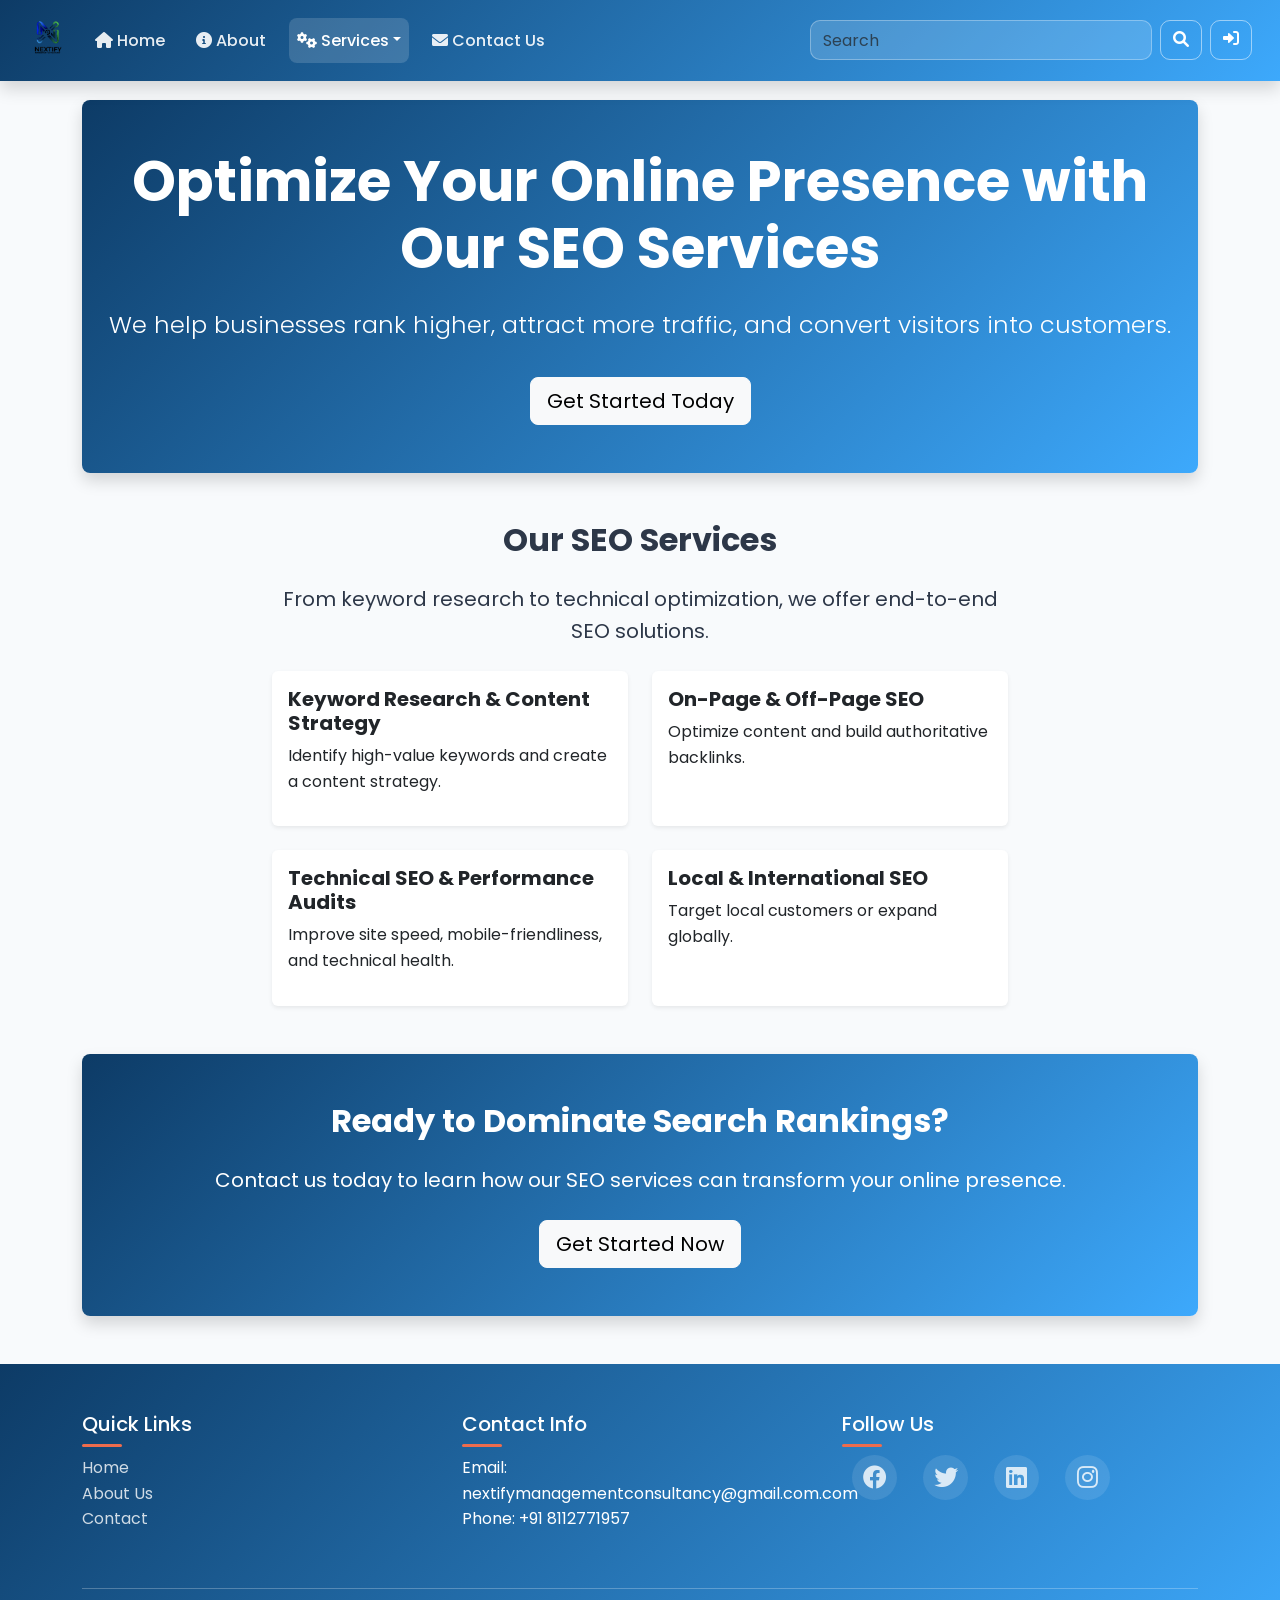
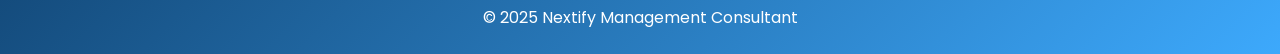
<file: templetes/Seo.html>
<!doctype html>
<html lang="en">
  <head>
    <meta charset="utf-8">
    <meta name="viewport" content="width=device-width, initial-scale=1">
    <title>SEO Solutions - Nextify Management Consultant</title>
    <link href="https://cdn.jsdelivr.net/npm/bootstrap@5.3.3/dist/css/bootstrap.min.css" rel="stylesheet">
    <link href="https://cdnjs.cloudflare.com/ajax/libs/font-awesome/6.0.0-beta3/css/all.min.css" rel="stylesheet">
    <link href="https://fonts.googleapis.com/css2?family=Poppins:wght@300;400;500;600;700&display=swap" rel="stylesheet">
    <link rel="stylesheet" href="../styles.css">
    <style>
      :root { --primary-color: #0d3b66; --secondary-color: #ee6c4d; --accent-color: #3da9fc; --text-color: #2d3748; --gradient-primary: linear-gradient(135deg, #0d3b66 0%, #3da9fc 100%); }
      body { margin:0; font-family:'Poppins',sans-serif; background:#f8fafc; color:var(--text-color); }
      .navbar { background:var(--gradient-primary); padding:0.8rem 1rem; }
      .navbar-brand img { height:45px; border-radius:100%; }
      .navbar-nav .nav-link { color:rgba(255,255,255,0.9)!important; padding:0.6rem 1rem; font-weight:500; border-radius:8px; }
      .navbar-nav .nav-link:hover, .navbar-nav .nav-link.active { color:white!important; background:rgba(255,255,255,0.15); }
      .dropdown-menu { background:#fff; border:none; border-radius:12px; padding:0.5rem; }
      .dropdown-item { color:var(--text-color)!important; padding:0.7rem 1rem; border-radius:8px; }
      .dropdown-item:hover { background:var(--accent-color); color:white!important; }
      .bg-gradient-primary { background: var(--gradient-primary); }
      .footer { background:var(--gradient-primary); color:white; padding:3rem 0 1.5rem; }
      .footer h5 { color:white; } .footer h5:after { content:''; display:block; width:40px; height:3px; background:var(--secondary-color); margin-top:8px; border-radius:2px; }
      .footer a { color:rgba(255,255,255,0.8); text-decoration:none; }
      .social-links a { display:inline-flex; align-items:center; justify-content:center; width:45px; height:45px; background:rgba(255,255,255,0.1); border-radius:50%; margin-right:1rem; }
      .social-links a:hover { background:var(--secondary-color); }
      .blinking-text { animation:blink 2s infinite; }
      @keyframes blink { 0%,100%{opacity:1} 50%{opacity:0.7} }
      .btn-outline-light { height:40px; border-radius:10px; border:1px solid rgba(255,255,255,0.5); color:white; }
      .form-control { height:40px; border-radius:10px; border:1px solid rgba(255,255,255,0.3); background:rgba(255,255,255,0.15); color:white; }
    </style>
  </head>
  <body>
    <header>
      <nav class="navbar navbar-expand-lg navbar-dark fixed-top shadow">
        <div class="container-fluid">
          <a class="navbar-brand" href="../index.html"><img src="../images/logo.png" alt="NMC Logo" style="height:45px;"></a>
          <button class="navbar-toggler" data-bs-toggle="collapse" data-bs-target="#navbarSupportedContent"><span class="navbar-toggler-icon"></span></button>
          <div class="collapse navbar-collapse" id="navbarSupportedContent">
            <ul class="navbar-nav me-auto mb-2 mb-lg-0">
              <li class="nav-item"><a class="nav-link" href="../index.html"><i class="fas fa-home"></i> Home</a></li>
              <li class="nav-item"><a class="nav-link" href="About.html"><i class="fas fa-info-circle"></i> About</a></li>
              <li class="nav-item dropdown">
                <a class="nav-link dropdown-toggle active" data-bs-toggle="dropdown"><i class="fas fa-cogs"></i> Services</a>
                <ul class="dropdown-menu">
                  <li><a class="dropdown-item" href="businessanalytics.html"> Business Analytics</a></li>
                  <li><a class="dropdown-item" href="financeanalytics.html"> Finance Analytics</a></li>
                  <li><a class="dropdown-item" href="marketanalytics.html"> Market Analytics</a></li>
                  <li><a class="dropdown-item" href="MarketResearch.html"> Market Research</a></li>
                  <li><a class="dropdown-item" href="Seo.html"> SEO Solutions</a></li>
                  <li><a class="dropdown-item" href="managementconsulting.html"> Management Consulting</a></li>
                  <li><a class="dropdown-item" href="orgdevelopment.html"> Organizational Development</a></li>
                  <li><a class="dropdown-item" href="RiskManagement.html"> Risk Management</a></li>
                  <li><a class="dropdown-item" href="StrategicPlanning.html"> Strategic Planning</a></li>
                  <li><a class="dropdown-item" href="ChangeManagement.html"> Change Management</a></li>
                  <li><a class="dropdown-item" href="others.html"> Other Services</a></li>
                </ul>
              </li>
              <li class="nav-item"><a class="nav-link" href="ContactUs.html"><i class="fas fa-envelope"></i> Contact Us</a></li>
            </ul>
            <form class="d-flex">
              <input class="form-control me-2" type="search" placeholder="Search">
              <button class="btn btn-outline-light" type="submit"><i class="fas fa-search"></i></button>
              <a class="btn btn-outline-light ms-2" href="#"><i class="fas fa-sign-in-alt"></i></a>
            </form>
          </div>
        </div>
      </nav>
    </header>
    <main>
      <div class="container my-5" style="margin-top:100px!important;">
        <div class="text-center mb-5 py-5 bg-gradient-primary text-white rounded-3 shadow">
          <h1 class="display-4 fw-bold mb-4">Optimize Your Online Presence with Our SEO Services</h1>
          <p class="lead fs-4">We help businesses rank higher, attract more traffic, and convert visitors into customers.</p>
          <a href="ContactUs.html" class="btn btn-light btn-lg mt-3">Get Started Today</a>
        </div>
        <div class="row mb-5 g-4">
          <div class="col-lg-8 mx-auto">
            <h2 class="fw-bold mb-4 text-center">Our SEO Services</h2>
            <p class="fs-5 mb-4 text-center">From keyword research to technical optimization, we offer end-to-end SEO solutions.</p>
            <div class="row g-4">
              <div class="col-md-6"><div class="card h-100 shadow-sm border-0"><div class="card-body"><h5 class="fw-bold">Keyword Research & Content Strategy</h5><p>Identify high-value keywords and create a content strategy.</p></div></div></div>
              <div class="col-md-6"><div class="card h-100 shadow-sm border-0"><div class="card-body"><h5 class="fw-bold">On-Page & Off-Page SEO</h5><p>Optimize content and build authoritative backlinks.</p></div></div></div>
              <div class="col-md-6"><div class="card h-100 shadow-sm border-0"><div class="card-body"><h5 class="fw-bold">Technical SEO & Performance Audits</h5><p>Improve site speed, mobile-friendliness, and technical health.</p></div></div></div>
              <div class="col-md-6"><div class="card h-100 shadow-sm border-0"><div class="card-body"><h5 class="fw-bold">Local & International SEO</h5><p>Target local customers or expand globally.</p></div></div></div>
            </div>
          </div>
        </div>
        <div class="text-center py-5 bg-gradient-primary text-white rounded-3 shadow">
          <h2 class="fw-bold mb-4">Ready to Dominate Search Rankings?</h2>
          <p class="fs-5 mb-4">Contact us today to learn how our SEO services can transform your online presence.</p>
          <a href="ContactUs.html" class="btn btn-light btn-lg">Get Started Now</a>
        </div>
      </div>
    </main>
    <footer class="footer">
      <div class="container">
        <div class="row">
          <div class="col-md-4 mb-4"><h5>Quick Links</h5><ul class="list-unstyled"><li><a href="../index.html"> Home</a></li><li><a href="About.html"> About Us</a></li><li><a href="ContactUs.html"> Contact</a></li></ul></div>
          <div class="col-md-4 mb-4"><h5>Contact Info</h5><p>Email: nextifymanagementconsultancy@gmail.com.com<br>Phone: +91 8112771957</p></div>
          <div class="col-md-4 mb-4"><h5>Follow Us</h5><div class="social-links"><a href="#"><i class="fab fa-facebook fa-lg"></i></a><a href="#"><i class="fab fa-twitter fa-lg"></i></a><a href="#"><i class="fab fa-linkedin fa-lg"></i></a><a href="#"><i class="fab fa-instagram fa-lg"></i></a></div></div>
        </div>
        <hr class="bg-light"><p class="mb-0 text-center blinking-text">&copy; 2025 Nextify Management Consultant</p>
      </div>
    </footer>
    <script src="https://cdn.jsdelivr.net/npm/bootstrap@5.3.3/dist/js/bootstrap.bundle.min.js"></script>
  </body>
</html>
</file>
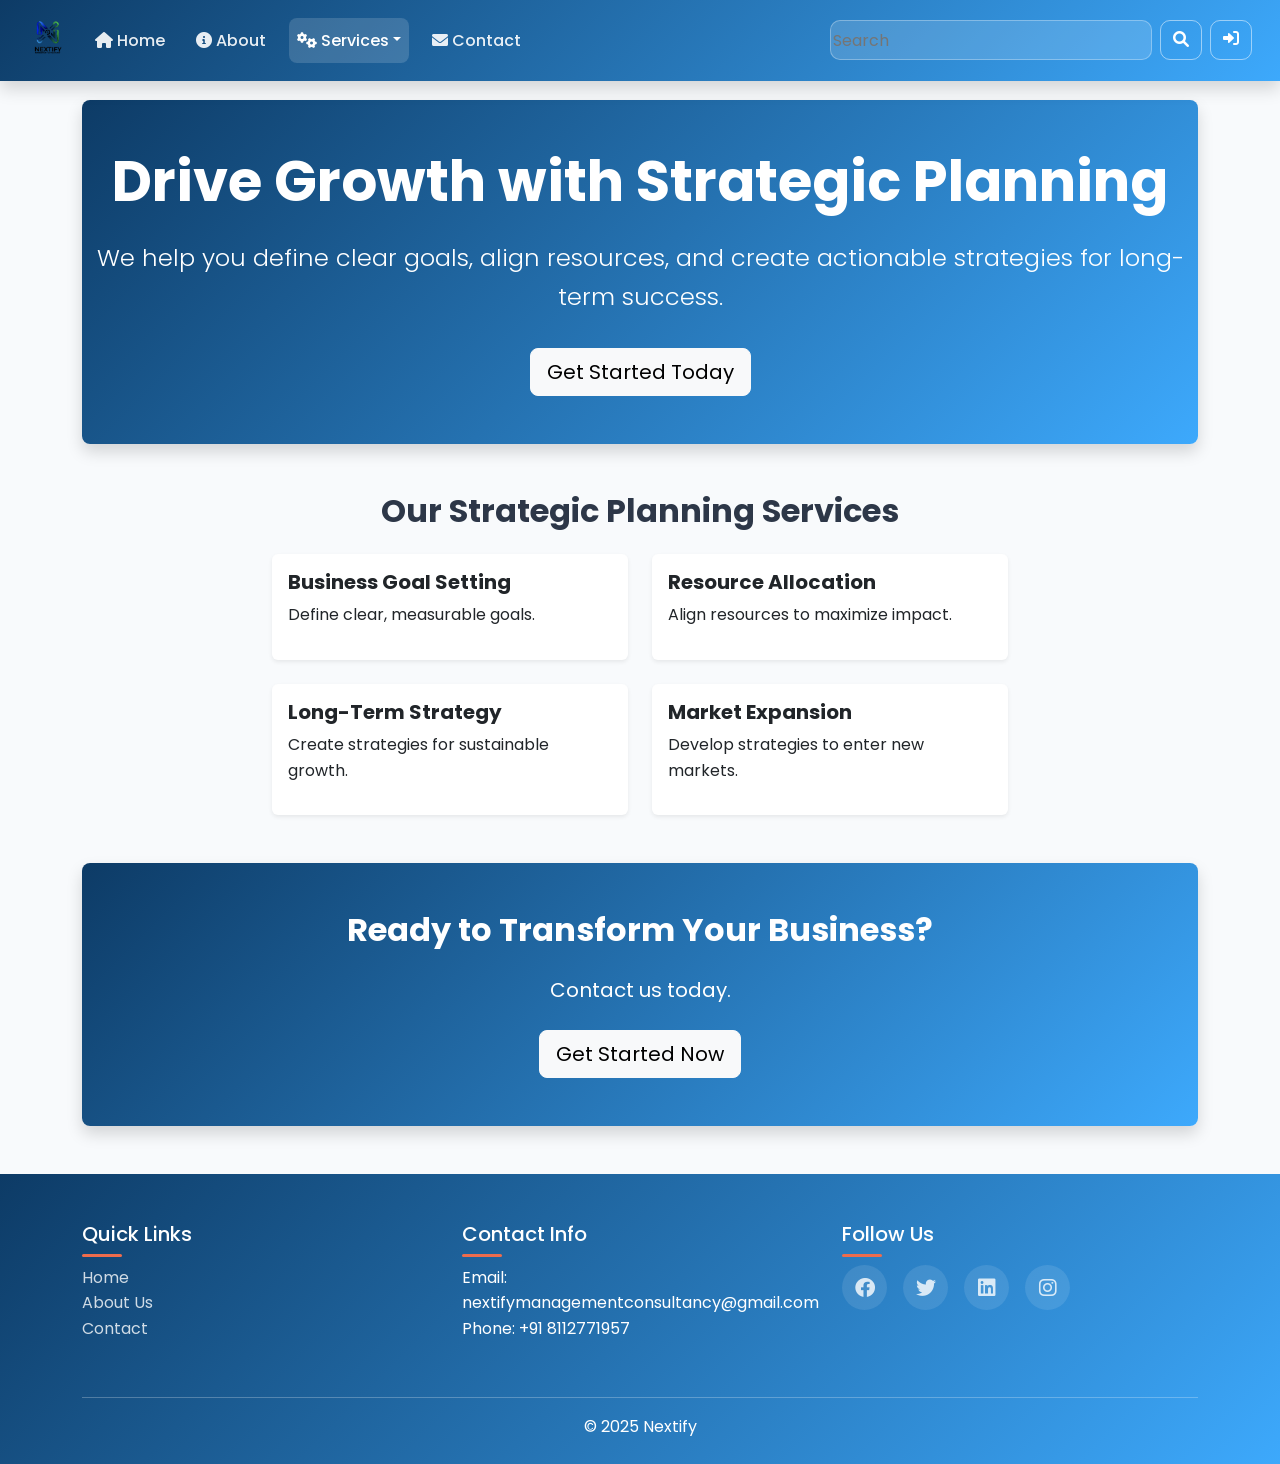
<file: templetes/StrategicPlanning.html>
<!doctype html>
<html lang="en"><head><meta charset="utf-8"><meta name="viewport" content="width=device-width,initial-scale=1"><title>Strategic Planning - Nextify</title>
<link href="https://cdn.jsdelivr.net/npm/bootstrap@5.3.3/dist/css/bootstrap.min.css" rel="stylesheet">
<link href="https://cdnjs.cloudflare.com/ajax/libs/font-awesome/6.0.0-beta3/css/all.min.css" rel="stylesheet">
<link href="https://fonts.googleapis.com/css2?family=Poppins:wght@300;400;500;600;700&display=swap" rel="stylesheet">
<link rel="stylesheet" href="../styles.css">
<style>:root{--p:#0d3b66;--s:#ee6c4d;--a:#3da9fc;--t:#2d3748;--g:linear-gradient(135deg,#0d3b66 0%,#3da9fc 100%)}
body{margin:0;font-family:Poppins,sans-serif;background:#f8fafc;color:var(--t)}
.nb{background:var(--g);padding:.8rem 1rem}.nb img{height:45px;border-radius:100%}
.nb .nl{color:rgba(255,255,255,.9)!important;padding:.6rem 1rem;font-weight:500;border-radius:8px}
.nb .nl:hover,.nb .nl.on{color:#fff!important;background:rgba(255,255,255,.15)}
.dm{background:#fff;border:none;border-radius:12px;padding:.5rem}
.dm a{color:var(--t)!important;padding:.7rem 1rem;border-radius:8px}
.dm a:hover{background:var(--a);color:#fff!important}
.bg{background:var(--g)}.ft{background:var(--g);color:#fff;padding:3rem 0 1.5rem}
.ft h5{color:#fff}.ft h5:after{content:'';display:block;width:40px;height:3px;background:var(--s);margin-top:8px;border-radius:2px}
.ft a{color:rgba(255,255,255,.8);text-decoration:none}
.sl a{display:inline-flex;align-items:center;justify-content:center;width:45px;height:45px;background:rgba(255,255,255,.1);border-radius:50%;margin-right:1rem}
.sl a:hover{background:var(--s)}.bk{animation:blink 2s infinite}
@keyframes blink{0%,100%{opacity:1}50%{opacity:.7}}
.bo{height:40px;border-radius:10px;border:1px solid rgba(255,255,255,.5);color:#fff}
.fc{height:40px;border-radius:10px;border:1px solid rgba(255,255,255,.3);background:rgba(255,255,255,.15);color:#fff}
</style></head><body>
<header><nav class="nb navbar navbar-expand-lg navbar-dark fixed-top shadow"><div class="container-fluid">
<a class="navbar-brand" href="../index.html"><img src="../images/logo.png" alt="NMC"></a>
<button class="navbar-toggler" data-bs-toggle="collapse" data-bs-target="#n"><span class="navbar-toggler-icon"></span></button>
<div class="collapse navbar-collapse" id="n"><ul class="navbar-nav me-auto mb-2 mb-lg-0">
<li class="nav-item"><a class="nav-link nl" href="../index.html"><i class="fas fa-home"></i> Home</a></li>
<li class="nav-item"><a class="nav-link nl" href="About.html"><i class="fas fa-info-circle"></i> About</a></li>
<li class="nav-item dropdown">
<a class="nav-link nl dropdown-toggle on" data-bs-toggle="dropdown"><i class="fas fa-cogs"></i> Services</a>
<ul class="dropdown-menu dm">
<li><a class="dropdown-item" href="businessanalytics.html"> Business Analytics</a></li>
<li><a class="dropdown-item" href="financeanalytics.html"> Finance Analytics</a></li>
<li><a class="dropdown-item" href="marketanalytics.html"> Market Analytics</a></li>
<li><a class="dropdown-item" href="MarketResearch.html"> Market Research</a></li>
<li><a class="dropdown-item" href="Seo.html"> SEO Solutions</a></li>
<li><a class="dropdown-item" href="managementconsulting.html"> Management Consulting</a></li>
<li><a class="dropdown-item" href="orgdevelopment.html"> Org Development</a></li>
<li><a class="dropdown-item" href="RiskManagement.html"> Risk Management</a></li>
<li><a class="dropdown-item" href="StrategicPlanning.html"> Strategic Planning</a></li>
<li><a class="dropdown-item" href="ChangeManagement.html"> Change Management</a></li>
<li><a class="dropdown-item" href="others.html"> Other Services</a></li>
</ul></li>
<li class="nav-item"><a class="nav-link nl" href="ContactUs.html"><i class="fas fa-envelope"></i> Contact</a></li>
</ul><form class="d-flex"><input class="fc me-2" type="search" placeholder="Search">
<button class="btn bo" type="submit"><i class="fas fa-search"></i></button>
<a class="btn bo ms-2" href="#"><i class="fas fa-sign-in-alt"></i></a></form></div></div></nav></header>
<main><div class="container my-5" style="margin-top:100px!important">
<div class="text-center mb-5 py-5 bg text-white rounded-3 shadow">
<h1 class="display-4 fw-bold mb-4">Drive Growth with Strategic Planning</h1>
<p class="lead fs-4">We help you define clear goals, align resources, and create actionable strategies for long-term success.</p>
<a href="ContactUs.html" class="btn btn-light btn-lg mt-3">Get Started Today</a></div>
<div class="row mb-5 g-4"><div class="col-lg-8 mx-auto">
<h2 class="fw-bold mb-4 text-center">Our Strategic Planning Services</h2>
<div class="row g-4">
<div class="col-md-6"><div class="card h-100 shadow-sm border-0"><div class="card-body"><h5 class="fw-bold">Business Goal Setting</h5><p>Define clear, measurable goals.</p></div></div></div>
<div class="col-md-6"><div class="card h-100 shadow-sm border-0"><div class="card-body"><h5 class="fw-bold">Resource Allocation</h5><p>Align resources to maximize impact.</p></div></div></div>
<div class="col-md-6"><div class="card h-100 shadow-sm border-0"><div class="card-body"><h5 class="fw-bold">Long-Term Strategy</h5><p>Create strategies for sustainable growth.</p></div></div></div>
<div class="col-md-6"><div class="card h-100 shadow-sm border-0"><div class="card-body"><h5 class="fw-bold">Market Expansion</h5><p>Develop strategies to enter new markets.</p></div></div></div>
</div></div></div>
<div class="text-center py-5 bg text-white rounded-3 shadow">
<h2 class="fw-bold mb-4">Ready to Transform Your Business?</h2>
<p class="fs-5 mb-4">Contact us today.</p>
<a href="ContactUs.html" class="btn btn-light btn-lg">Get Started Now</a></div></div></main>
<footer class="ft"><div class="container"><div class="row">
<div class="col-md-4 mb-4"><h5>Quick Links</h5><ul class="list-unstyled"><li><a href="../index.html"> Home</a></li><li><a href="About.html"> About Us</a></li><li><a href="ContactUs.html"> Contact</a></li></ul></div>
<div class="col-md-4 mb-4"><h5>Contact Info</h5><p>Email: nextifymanagementconsultancy@gmail.com<br>Phone: +91 8112771957</p></div>
<div class="col-md-4 mb-4"><h5>Follow Us</h5><div class="sl"><a href="#"><i class="fab fa-facebook fa-lg"></i></a><a href="#"><i class="fab fa-twitter fa-lg"></i></a><a href="#"><i class="fab fa-linkedin fa-lg"></i></a><a href="#"><i class="fab fa-instagram fa-lg"></i></a></div></div>
</div><hr class="bg-light"><p class="mb-0 text-center bk">&copy; 2025 Nextify</p></div></footer>
<script src="https://cdn.jsdelivr.net/npm/bootstrap@5.3.3/dist/js/bootstrap.bundle.min.js"></script>
</body></html>
</file>
<file: styles.css>
/* Custom Styles for Nextify Website */

/* Color Scheme */
:root {
    --primary-color: #007bff;
    --secondary-color: #6c757d;
    --accent-color: #ffc107;
    --light-bg: #f8f9fa;
    --dark-text: #212529;
}

/* General Styles */
body {
    font-family: 'Segoe UI', sans-serif;
    color: var(--dark-text);
    line-height: 1.6;
}

h1, h2, h3 {
    font-weight: 600;
}

/* Navigation Bar */
.navbar {
    background-color: var(--primary-color) !important;
    box-shadow: 0 2px 4px rgba(0,0,0,0.1);
}

.navbar-nav .nav-link {
    margin-right: 15px;
}

/* Carousel */
.carousel {
    width: 100%;
    margin: 0;
    padding: 0;
    height: 50vh;
}

.carousel-item img {
    height: 50vh;
    object-fit: cover;
}

.carousel-caption {
    background: rgba(0, 0, 0, 0.6);
    padding: 20px;
    border-radius: 5px;
}

/* About Section */
.about-section {
    padding: 60px 2rem;
}

.about-section img {
    max-width: 100%;
    height: 50vh;
    object-fit: cover;
    border-radius: 8px;
}

.feature-item {
    padding: 20px;
    background: white;
    border-radius: 8px;
    box-shadow: 0 2px 10px rgba(0,0,0,0.1);
    margin-bottom: 20px;
}

.feature-item i {
    color: var(--primary-color);
    margin-bottom: 10px;
}

.feature-item h5 {
    color: var(--primary-color);
    margin-bottom: 10px;
}

/* Contact Section */
.contact-section {
    padding: 60px 0;
}

.contact-info {
    background: var(--light-bg);
    padding: 30px;
    border-radius: 8px;
}

.contact-form {
    background: white;
    padding: 30px;
    border-radius: 8px;
    box-shadow: 0 2px 10px rgba(0,0,0,0.1);
}

.contact-details li {
    margin-bottom: 15px;
}

.contact-details i {
    width: 20px;
}

/* Services Section */
.services-section {
    padding: 60px 0;
    background-color: var(--light-bg);
}

.service-card {
    background: white;
    border-radius: 8px;
    box-shadow: 0 2px 10px rgba(0,0,0,0.1);
    transition: transform 0.3s ease;
}

.service-card:hover {
    transform: translateY(-5px);
}

/* Blog Section */
.blog-section {
    padding: 60px 0;
}

.blog-card {
    background: white;
    border-radius: 8px;
    box-shadow: 0 2px 10px rgba(0,0,0,0.1);
    transition: transform 0.3s ease;
}

.blog-card:hover {
    transform: translateY(-5px);
}

/* Footer */
footer {
    background-color: var(--secondary-color);
    color: white;
    padding: 40px 0;
}

.social-links a {
    color: white;
    margin: 0 10px;
    font-size: 1.2rem;
    transition: color 0.3s ease;
}

.social-links a:hover {
    color: var(--accent-color);
}

/* Responsive Design */
@media (max-width: 768px) {
    .carousel-caption {
        padding: 10px;
        font-size: 0.9rem;
    }
    
    .service-card {
        margin-bottom: 20px;
    }
    
    .contact-section .row {
        flex-direction: column-reverse;
    }
    
    .contact-info,
    .contact-form {
        margin-bottom: 30px;
    }
}
</file>
